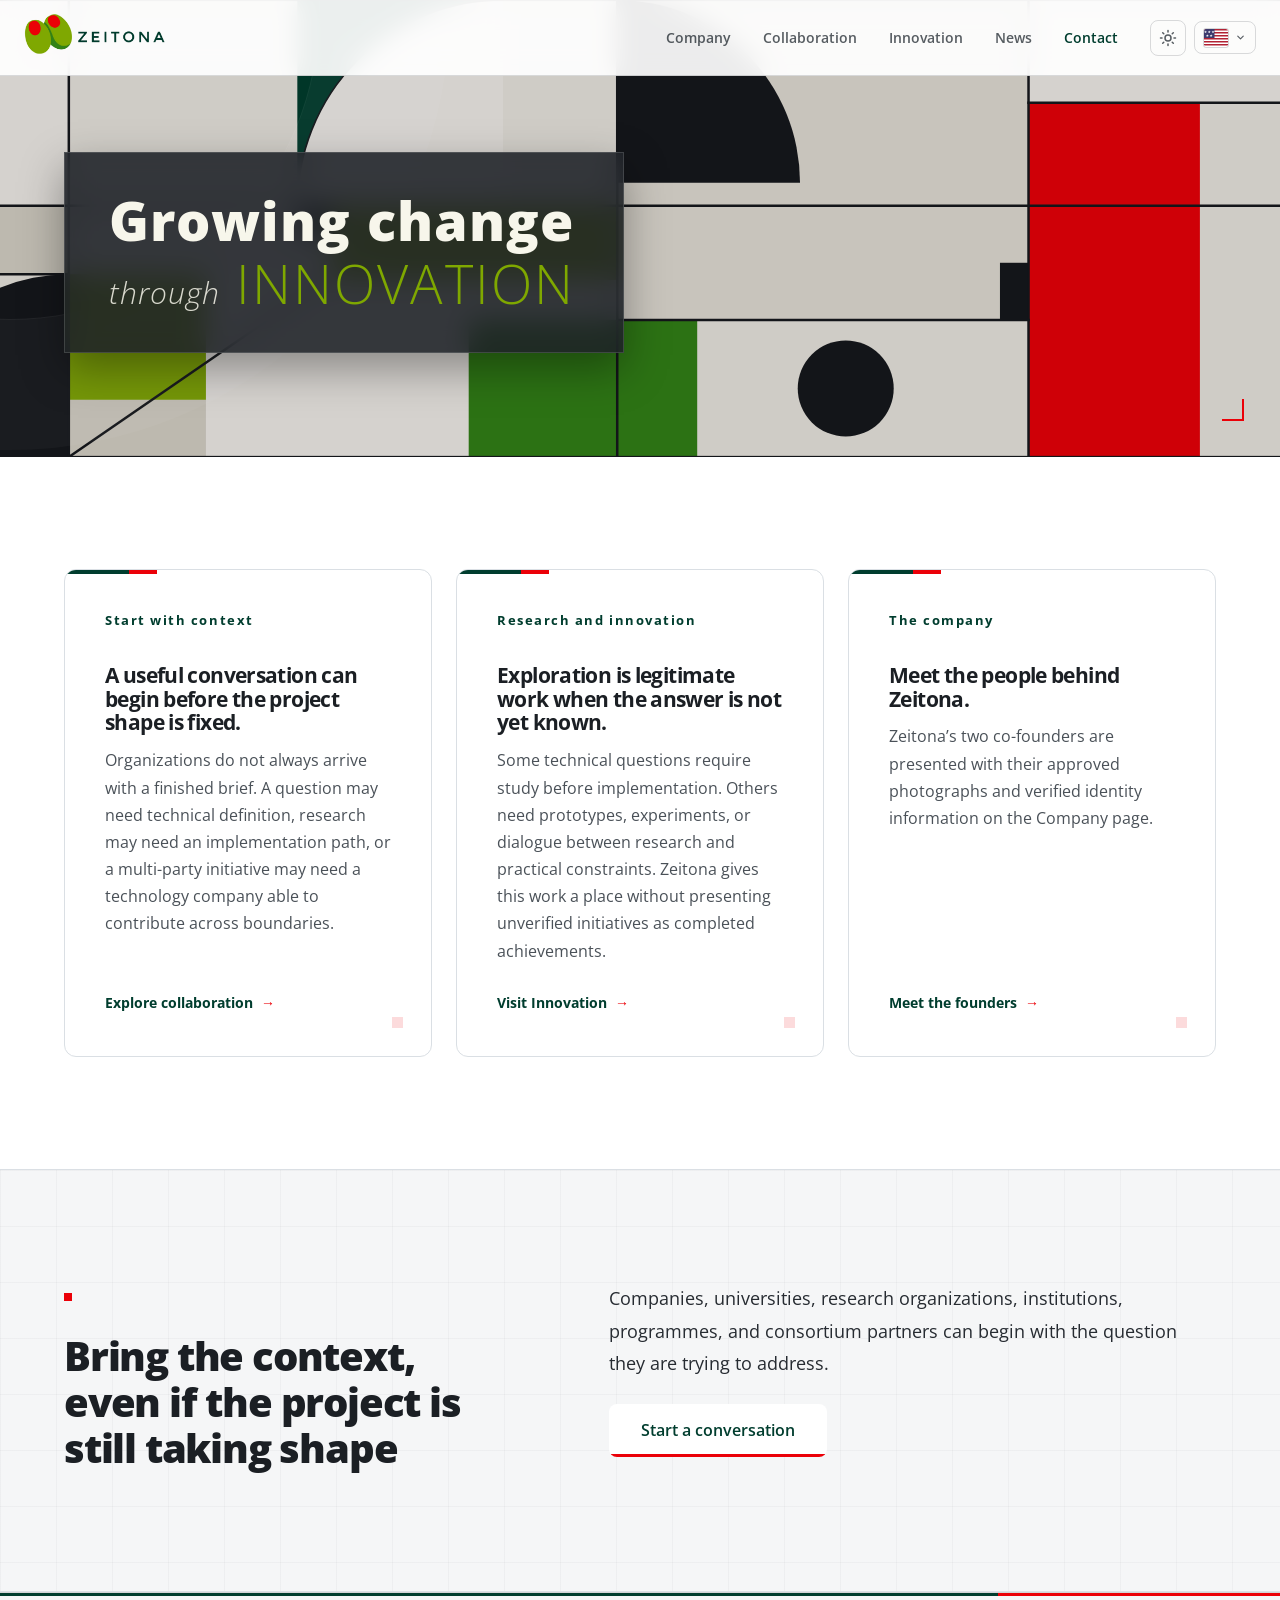
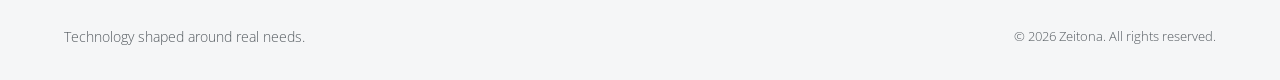
<file: index.html>
<!DOCTYPE html>
<html lang="en-US" data-theme="light">

<head>
    <meta charset="UTF-8" />
    <script>(function(){try{var t=localStorage.getItem('zeitona-theme');document.documentElement.dataset.theme=t==='dark'?'dark':'light';}catch(e){document.documentElement.dataset.theme='light';}}());</script>
    <meta name="viewport" content="width=device-width, initial-scale=1.0" />
    <title data-i18n="home.metaTitle">Zeitona — Technology shaped around meaningful work</title>
    <meta name="description" data-i18n-content="home.metaDescription"
        content="Zeitona is a technology company open to complex development, research, innovation, and collaboration across organizational boundaries." />
    <link rel="stylesheet" href="style.css" />
    <link rel="icon" type="image/png" href="assets/azeitona3.png" />
</head>

<body>
    <!-- Nav Placeholder -->
    <div id="header-placeholder"></div>

    <main>
        <section class="hero" id="hero">
            <div class="hero-art" aria-hidden="true">
                <img src="assets/art/hero-geometry.svg" alt="" />
            </div>
            <div class="hero-frame" aria-hidden="true"></div>
            <div class="container hero-inner">
                <div class="hero-copy fade-up">
                    <h1 class="hero-title" data-i18n-html="home.heroTitleHtml">
                        <span class="hero-part-a">Growing change</span> <span class="hero-part-b">through</span> <span class="hero-part-c">innovation</span>
                    </h1>
                </div>
            </div>
        </section>

        <section class="about-perspective section" id="explore">
            <div class="container">
                <div class="about-principles">
                    <article class="about-principle card fade-up">
                        <span class="about-principle-number" data-i18n="home.contextEyebrow">Start with context</span>
                        <h3 data-i18n="home.contextTitle">A useful conversation can begin before the project shape is fixed.</h3>
                        <p data-i18n="home.contextBody">Organizations do not always arrive with a finished brief. A question may need technical definition, research may need an implementation path, or a multi-party initiative may need a technology company able to contribute across boundaries.</p>
                        <p class="about-principle-action">
                            <a href="collaboration.html" class="card-link" data-i18n="home.contextLink">Explore collaboration</a>
                        </p>
                    </article>
                    <article class="about-principle card fade-up delay-100">
                        <span class="about-principle-number" data-i18n="home.innovationEyebrow">Research and innovation</span>
                        <h3 data-i18n="home.innovationTitle">Exploration is legitimate work when the answer is not yet known.</h3>
                        <p data-i18n="home.innovationBody">Some technical questions require study before implementation. Others need prototypes, experiments, or dialogue between research and practical constraints. Zeitona gives this work a place without presenting unverified initiatives as completed achievements.</p>
                        <p class="about-principle-action">
                            <a href="innovation.html" class="card-link" data-i18n="home.innovationLink">Visit Innovation</a>
                        </p>
                    </article>
                    <article class="about-principle card fade-up delay-200">
                        <span class="about-principle-number" data-i18n="home.peopleEyebrow">The company</span>
                        <h3 data-i18n="home.peopleTitle">Meet the people behind Zeitona.</h3>
                        <p data-i18n="home.peopleBody">Zeitona’s two co-founders are presented with their approved photographs and verified identity information on the Company page.</p>
                        <p class="about-principle-action">
                            <a href="company.html" class="card-link" data-i18n="home.peopleLink">Meet the founders</a>
                        </p>
                    </article>
                </div>
            </div>
        </section>

        <section class="about-approach section" id="contact">
            <div class="container about-perspective-grid">
                <div class="about-section-heading fade-up">
                    <p class="about-eyebrow" data-i18n="home.contactEyebrow"></p>
                    <h2 class="section-title text-left" data-i18n="home.contactTitle">Bring the context, even if the project is still taking shape</h2>
                </div>
                <div class="about-copy fade-up delay-100">
                    <p data-i18n="home.contactBody">Companies, universities, research organizations, institutions, programmes, and consortium partners can begin with the question they are trying to address.</p>
                    <p class="hero-actions">
                        <a href="contact.html" class="btn btn-primary btn-lg" data-i18n="home.contactLink">Start a conversation</a>
                    </p>
                </div>
            </div>
        </section>
    </main>

    <!-- Footer Placeholder -->
    <div id="footer-placeholder"></div>

    <!-- Load scripts -->
    <script src="i18n.js"></script>
    <script src="script.js?v=8"></script>

    <script>
        window.scrollTo(0, 0);
    </script>
</body>

</html>
</file>
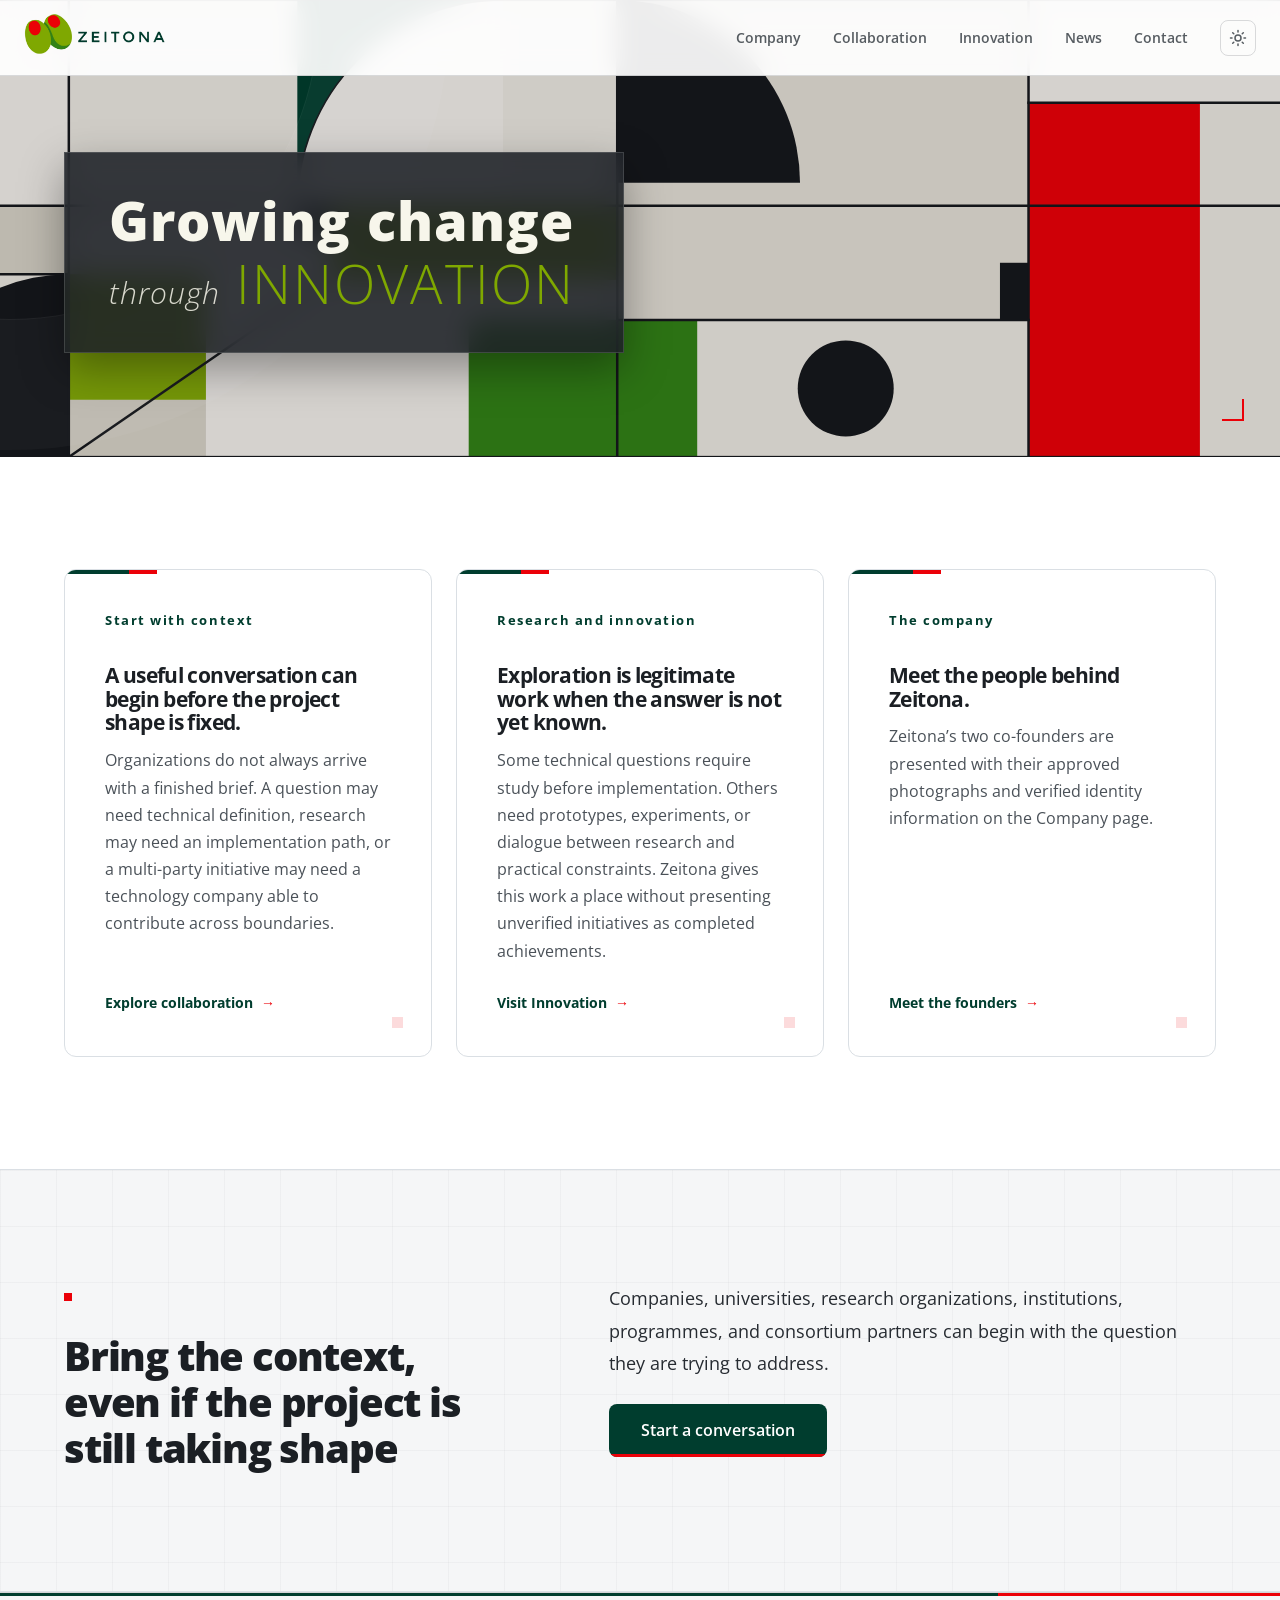
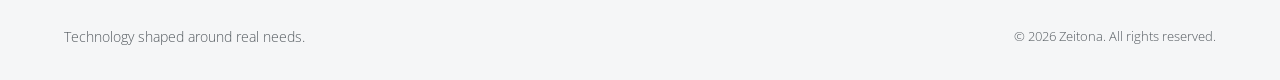
<file: public/index.html>
<!DOCTYPE html>
<html lang="en-US" data-theme="light">

<head>
    <meta charset="UTF-8" />
    <script>(function(){try{var t=localStorage.getItem('zeitona-theme');document.documentElement.dataset.theme=t==='dark'?'dark':'light';}catch(e){document.documentElement.dataset.theme='light';}}());</script>
    <meta name="viewport" content="width=device-width, initial-scale=1.0" />
    <title data-i18n="home.metaTitle">Zeitona</title>
    <meta name="description" data-i18n-content="home.metaDescription"
        content="Zeitona is a technology company open to complex development, research, innovation, and collaboration across organizational boundaries." />
    <link rel="stylesheet" href="style.css" />
    <link rel="icon" type="image/png" href="assets/favicon.png" />
</head>

<body>
    <!-- Nav Placeholder -->
    <div id="header-placeholder"></div>

    <main>
        <section class="hero" id="hero">
            <div class="hero-art" aria-hidden="true">
                <img src="assets/art/hero-geometry.svg" alt="" />
            </div>
            <div class="hero-frame" aria-hidden="true"></div>
            <div class="container hero-inner">
                <div class="hero-copy fade-up">
                    <h1 class="hero-title" data-i18n-html="home.heroTitleHtml">
                        <span class="hero-part-a">Growing change</span> <span class="hero-part-b">through</span> <span class="hero-part-c">innovation</span>
                    </h1>
                </div>
            </div>
        </section>

        <section class="about-perspective section" id="explore">
            <div class="container">
                <div class="about-principles">
                    <article class="about-principle card fade-up">
                        <span class="about-principle-number" data-i18n="home.contextEyebrow">Start with context</span>
                        <h3 data-i18n="home.contextTitle">A useful conversation can begin before the project shape is fixed.</h3>
                        <p data-i18n="home.contextBody">Organizations do not always arrive with a finished brief. A question may need technical definition, research may need an implementation path, or a multi-party initiative may need a technology company able to contribute across boundaries.</p>
                        <p class="about-principle-action">
                            <a href="collaboration.html" class="card-link" data-i18n="home.contextLink">Explore collaboration</a>
                        </p>
                    </article>
                    <article class="about-principle card fade-up delay-100">
                        <span class="about-principle-number" data-i18n="home.innovationEyebrow">Research and innovation</span>
                        <h3 data-i18n="home.innovationTitle">Exploration is legitimate work when the answer is not yet known.</h3>
                        <p data-i18n="home.innovationBody">Some technical questions require study before implementation. Others need prototypes, experiments, or dialogue between research and practical constraints. Zeitona gives this work a place without presenting unverified initiatives as completed achievements.</p>
                        <p class="about-principle-action">
                            <a href="innovation.html" class="card-link" data-i18n="home.innovationLink">Visit Innovation</a>
                        </p>
                    </article>
                    <article class="about-principle card fade-up delay-200">
                        <span class="about-principle-number" data-i18n="home.peopleEyebrow">The company</span>
                        <h3 data-i18n="home.peopleTitle">Meet the people behind Zeitona.</h3>
                        <p data-i18n="home.peopleBody">Zeitona’s two co-founders are presented with their approved photographs and verified identity information on the Company page.</p>
                        <p class="about-principle-action">
                            <a href="company.html" class="card-link" data-i18n="home.peopleLink">Meet the founders</a>
                        </p>
                    </article>
                </div>
            </div>
        </section>

        <section class="about-approach section" id="contact">
            <div class="container about-perspective-grid">
                <div class="about-section-heading fade-up">
                    <p class="about-eyebrow" data-i18n="home.contactEyebrow"></p>
                    <h2 class="section-title text-left" data-i18n="home.contactTitle">Bring the context, even if the project is still taking shape</h2>
                </div>
                <div class="about-copy fade-up delay-100">
                    <p data-i18n="home.contactBody">Companies, universities, research organizations, institutions, programmes, and consortium partners can begin with the question they are trying to address.</p>
                    <p class="hero-actions">
                        <a href="contact.html" class="btn btn-primary btn-lg" data-i18n="home.contactLink">Start a conversation</a>
                    </p>
                </div>
            </div>
        </section>
    </main>

    <!-- Footer Placeholder -->
    <div id="footer-placeholder"></div>

    <!-- Load scripts -->
    <script src="i18n.js"></script>
    <script src="script.js?v=8"></script>

    <script>
        window.scrollTo(0, 0);
    </script>
</body>

</html>
</file>
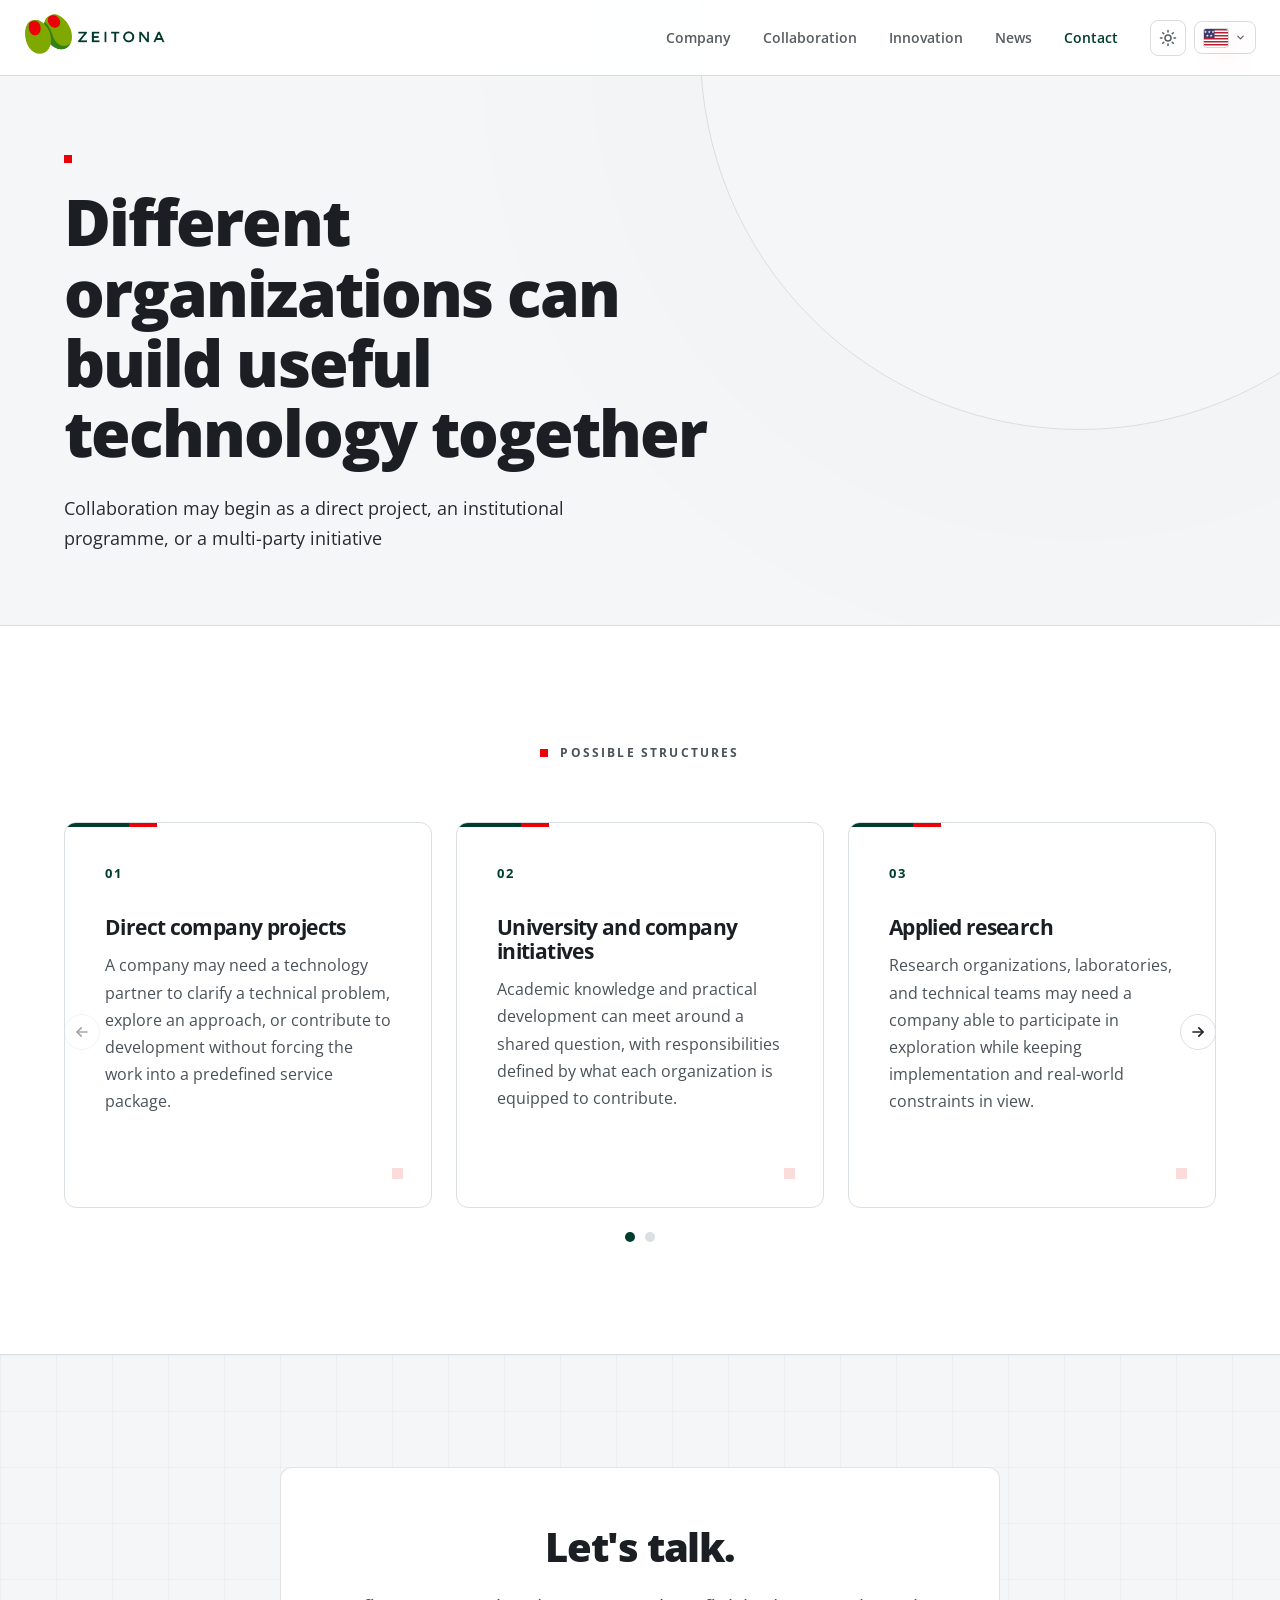
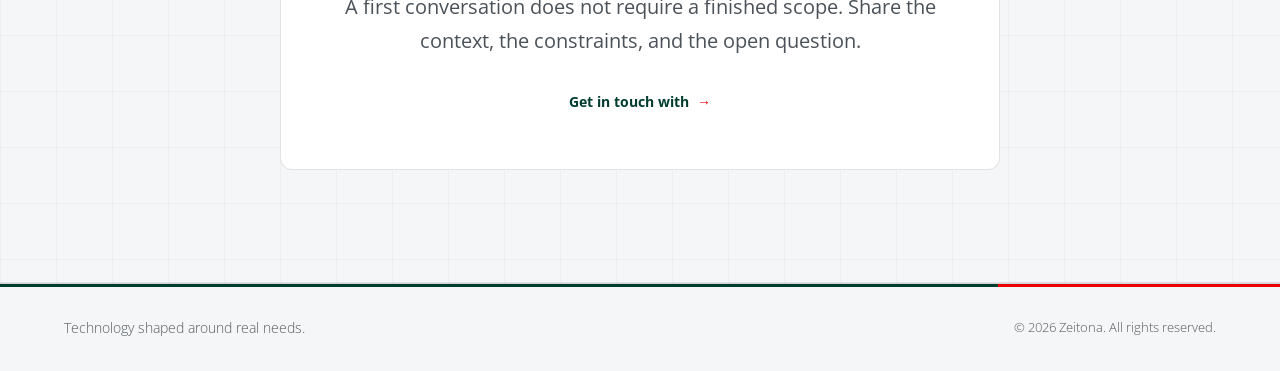
<file: collaboration.html>
<!DOCTYPE html>
<html lang="en-US" data-theme="light">

<head>
    <meta charset="UTF-8" />
    <script>(function () { try { var t = localStorage.getItem('zeitona-theme'); document.documentElement.dataset.theme = t === 'dark' ? 'dark' : 'light'; } catch (e) { document.documentElement.dataset.theme = 'light'; } }());</script>
    <meta name="viewport" content="width=device-width, initial-scale=1.0" />
    <title data-i18n="collaboration.metaTitle">Collaboration — Zeitona</title>
    <meta name="description" data-i18n-content="collaboration.heroTitle"
        content="Different organizations can build useful technology together." />
    <link rel="stylesheet" href="style.css" />
    <link rel="icon" type="image/png" href="assets/azeitona3.png" />
</head>

<body>
    <div id="header-placeholder"></div>

    <main>
        <section class="page-hero" id="hero">
            <div class="container">
                <p class="eyebrow fade-up" data-i18n="collaboration.boundariesEyebrow"></p>
                <h1 class="page-hero-title fade-up delay-100" data-i18n="collaboration.heroTitle">
                    Different organizations can build useful technology together
                </h1>
                <p class="hero-lead fade-up delay-200" data-i18n="collaboration.heroBody">
                    Collaboration may begin as a direct project, an institutional programme, or a multi-party
                    initiative
                </p>
            </div>
        </section>

        <section class="about-perspective section" id="models">
            <div class="container">
                <div class="section-header fade-up">
                    <p class="about-eyebrow" data-i18n="collaboration.modelsEyebrow">Possible structures</p>
                </div>
                <div class="carousel" id="models-carousel">
                    <div class="about-principles about-principles-scroll" id="models-track">
                        <article class="about-principle card fade-up">
                            <span class="about-principle-number">01</span>
                            <h3 data-i18n="collaboration.directTitle">Direct company projects</h3>
                            <p data-i18n="collaboration.directBody">A company may need a technology partner to clarify a technical problem, explore an approach, or contribute to development without forcing the work into a predefined service package.</p>
                        </article>
                        <article class="about-principle card fade-up delay-100">
                            <span class="about-principle-number">02</span>
                            <h3 data-i18n="collaboration.universityTitle">University and company initiatives</h3>
                            <p data-i18n="collaboration.universityBody">Academic knowledge and practical development can meet around a shared question, with responsibilities defined by what each organization is equipped to contribute.</p>
                        </article>
                        <article class="about-principle card fade-up delay-200">
                            <span class="about-principle-number">03</span>
                            <h3 data-i18n="collaboration.researchTitle">Applied research</h3>
                            <p data-i18n="collaboration.researchBody">Research organizations, laboratories, and technical teams may need a company able to participate in exploration while keeping implementation and real-world constraints in view.</p>
                        </article>
                        <article class="about-principle card fade-up">
                            <span class="about-principle-number">04</span>
                            <h3 data-i18n="collaboration.institutionalTitle">Institutional programmes</h3>
                            <p data-i18n="collaboration.institutionalBody">Public or private institutions and innovation programme operators may create settings where technology development, research, and organizational objectives need to be coordinated.</p>
                        </article>
                        <article class="about-principle card fade-up delay-100">
                            <span class="about-principle-number">05</span>
                            <h3 data-i18n="collaboration.consortiaTitle">Consortia and multi-party initiatives</h3>
                            <p data-i18n="collaboration.consortiaBody">Consortia can combine complementary capabilities across companies, universities, research organizations, and institutions. Zeitona can be considered where a technology-company contribution is relevant.</p>
                        </article>
                        <article class="about-principle card fade-up delay-200">
                            <span class="about-principle-number">06</span>
                            <h3 data-i18n="collaboration.exploratoryTitle">Exploratory technical work</h3>
                            <p data-i18n="collaboration.exploratoryBody">A focused initial investigation can help establish the technical question, evidence needs, participants, and next decisions before a broader programme takes shape.</p>
                        </article>
                    </div>
                    <button type="button" class="carousel-btn carousel-prev" aria-label="Previous" data-i18n-aria-label="controls.previous">
                        <svg xmlns="http://www.w3.org/2000/svg" width="20" height="20" viewBox="0 0 24 24" fill="none" stroke="currentColor" stroke-width="2" stroke-linecap="round" stroke-linejoin="round" aria-hidden="true"><polyline points="11 17 6 12 11 7"/><line x1="6" y1="12" x2="18" y2="12"/></svg>
                    </button>
                    <button type="button" class="carousel-btn carousel-next" aria-label="Next" data-i18n-aria-label="controls.next">
                        <svg xmlns="http://www.w3.org/2000/svg" width="20" height="20" viewBox="0 0 24 24" fill="none" stroke="currentColor" stroke-width="2" stroke-linecap="round" stroke-linejoin="round" aria-hidden="true"><polyline points="13 17 18 12 13 7"/><line x1="6" y1="12" x2="18" y2="12"/></svg>
                    </button>
                    <div class="carousel-dots" role="tablist" aria-label="carousel pagination" id="models-dots"></div>
                </div>
            </div>
        </section>

        <section class="about-approach section" id="start">
            <div class="container">
                <div class="start-cta fade-up">
                    <h2 class="section-title" data-i18n="collaboration.startTitle">Let's talk.</h2>
                    <p class="start-lead" data-i18n="collaboration.startBody">A first conversation does not require a finished scope. Share the context, the constraints, and the open question.</p>
                    <p class="start-action">
                        <a href="contact.html" class="card-link start-action-link" data-i18n="collaboration.contactLink">Get in touch with</a>
                    </p>
                </div>
            </div>
        </section>
    </main>

    <div id="footer-placeholder"></div>

    <script src="i18n.js"></script>
    <script src="script.js?v=8"></script>
    <script>
        window.scrollTo(0, 0);
    </script>
    <script>
        (function () {
            var carousel = document.getElementById('models-carousel');
            if (!carousel) return;

            var track = carousel.querySelector('.about-principles-scroll');
            var dotsContainer = carousel.querySelector('.carousel-dots');
            var prevBtn = carousel.querySelector('.carousel-prev');
            var nextBtn = carousel.querySelector('.carousel-next');

            var cards = Array.prototype.slice.call(track.children);
            if (!cards.length) return;

            var gap = parseFloat(getComputedStyle(track).gap) || 0;
            var cardWidth = 0;
            var step = 0;
            var visible = 1;
            var index = 0;

            function measure() {
                cardWidth = cards[0].offsetWidth;
                step = cardWidth + gap;
                visible = Math.max(1, Math.floor((track.offsetWidth + gap) / step)) || 1;
            }

            function buildDots() {
                dotsContainer.innerHTML = '';
                var totalPages = Math.ceil(cards.length / visible);
                for (var i = 0; i < totalPages; i++) {
                    var dot = document.createElement('button');
                    dot.type = 'button';
                    dot.className = 'carousel-dot';
                    dot.setAttribute('role', 'tab');
                    dot.setAttribute('aria-selected', i === 0);
                    dot.setAttribute('aria-label', 'page ' + (i + 1));
                    dot.addEventListener('click', function () {
                        index = Number(this.getAttribute('aria-label').replace('page ', '')) - 1;
                        scrollTo(index);
                        restartAuto();
                    });
                    dotsContainer.appendChild(dot);
                }
            }

            function updateDots() {
                var dots = dotsContainer.querySelectorAll('.carousel-dot');
                dots.forEach(function (dot, i) {
                    dot.setAttribute('aria-selected', i === index);
                });
            }

            function scrollTo(targetIndex) {
                var clamped = Math.max(0, Math.min(targetIndex, cards.length - visible));
                index = clamped;
                var scrollLeft = clamped * step;
                track.scrollTo({ left: scrollLeft, behavior: 'smooth' });
                updateDots();
                toggleArrows();
            }

            function toggleArrows() {
                prevBtn.disabled = index === 0;
                nextBtn.disabled = index >= cards.length - visible;
                prevBtn.style.opacity = index === 0 ? '0.4' : '1';
                nextBtn.style.opacity = index >= cards.length - visible ? '0.4' : '1';
            }

            prevBtn.addEventListener('click', function () { scrollTo(index - 1); restartAuto(); });
            nextBtn.addEventListener('click', function () { scrollTo(index + 1); restartAuto(); });

            track.addEventListener('scroll', function () {
                var newIndex = Math.round(track.scrollLeft / step);
                index = Math.max(0, Math.min(newIndex, cards.length - visible));
                updateDots();
                toggleArrows();
            });

            var resizeRaf = null;
            window.addEventListener('resize', function () {
                if (resizeRaf) return;
                resizeRaf = requestAnimationFrame(function () {
                    resizeRaf = null;
                    measure();
                    index = Math.min(index, Math.max(0, cards.length - visible));
                    buildDots();
                    toggleArrows();
                    track.scrollLeft = index * step;
                    restartAuto();
                });
            });

            function totalPages() {
                return Math.ceil(cards.length / visible);
            }

            function next() {
                var last = cards.length - visible;
                scrollTo(index >= last ? 0 : index + 1);
            }

            var timer = null;

            function startAuto() {
                stopAuto();
                if (totalPages() < 2) return;
                if (window.matchMedia && window.matchMedia('(prefers-reduced-motion: reduce)').matches) return;
                timer = setInterval(next, 5000);
            }

            function stopAuto() {
                if (timer) {
                    clearInterval(timer);
                    timer = null;
                }
            }

            function restartAuto() {
                stopAuto();
                startAuto();
            }

            carousel.addEventListener('mouseenter', stopAuto);
            carousel.addEventListener('mouseleave', startAuto);
            carousel.addEventListener('focusin', stopAuto);
            carousel.addEventListener('focusout', startAuto);

            measure();
            buildDots();
            toggleArrows();
            startAuto();
        })();
    </script>
</body>

</html>
</file>
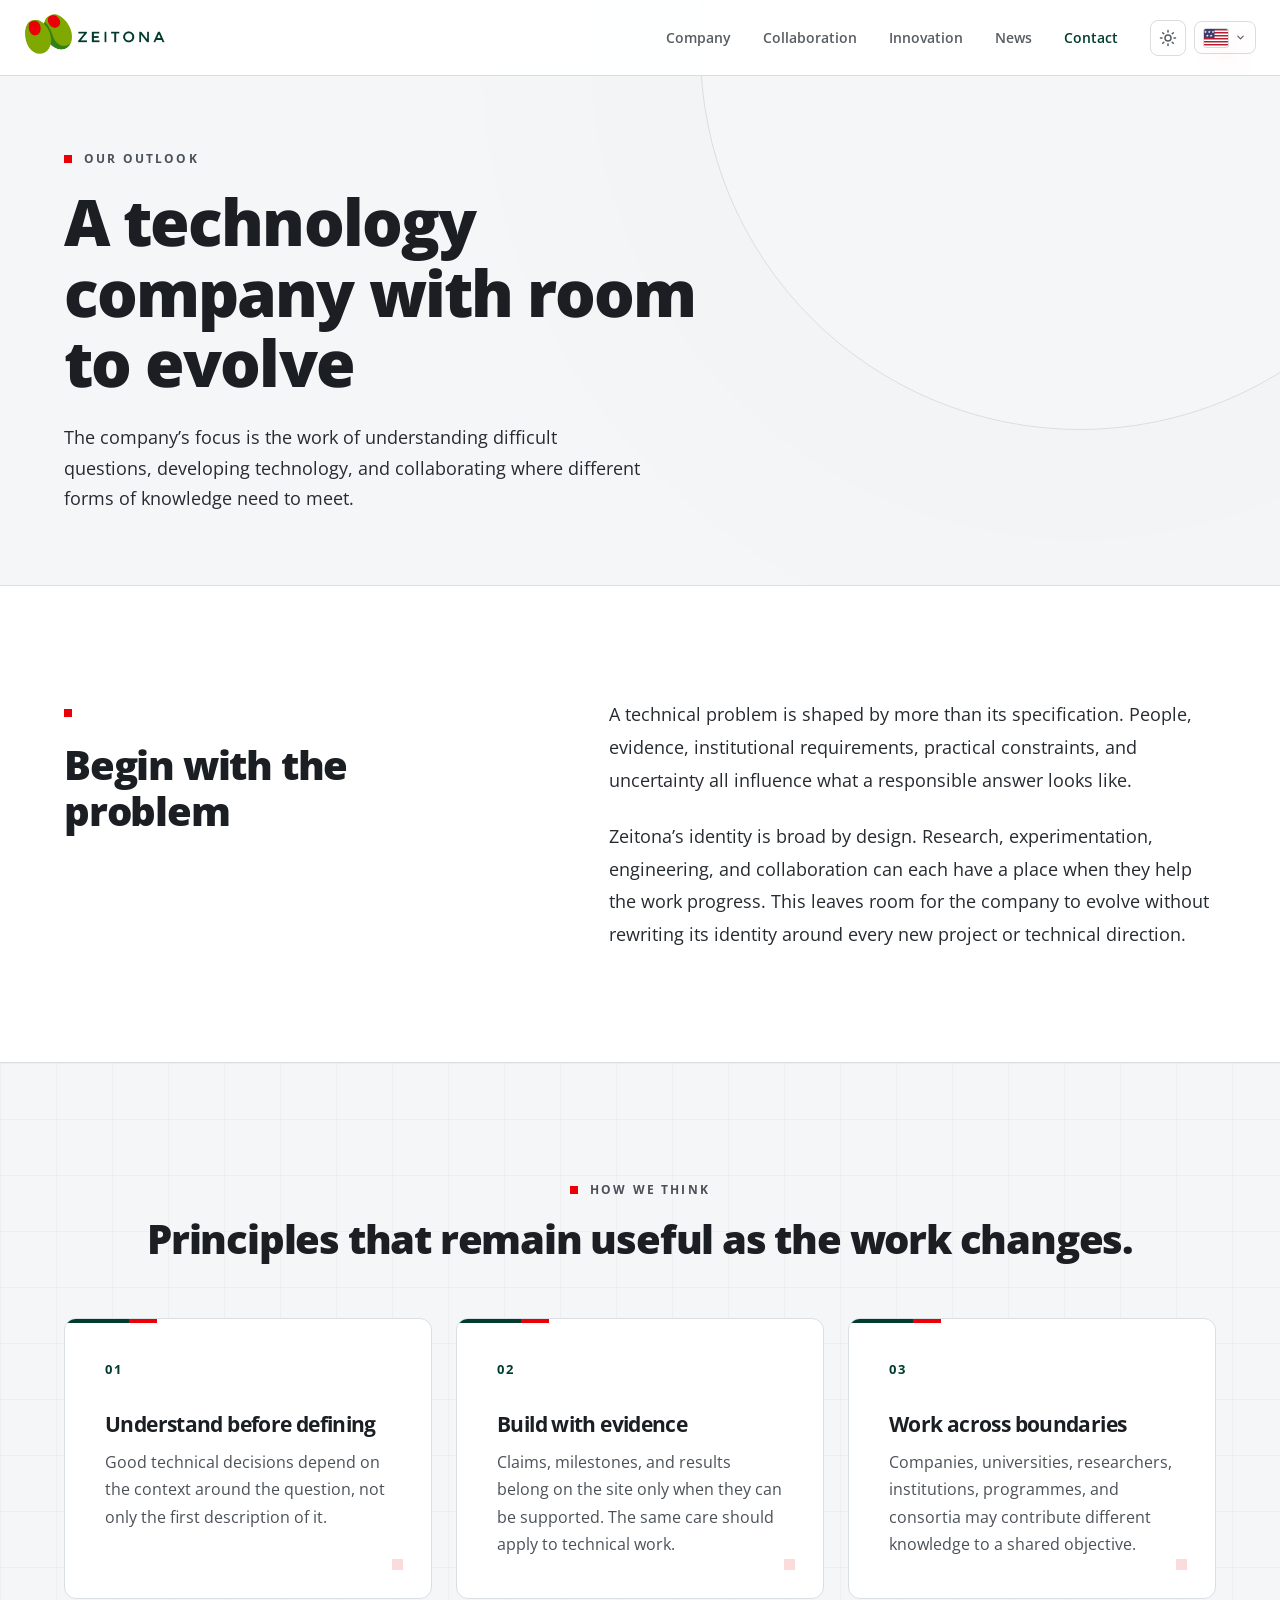
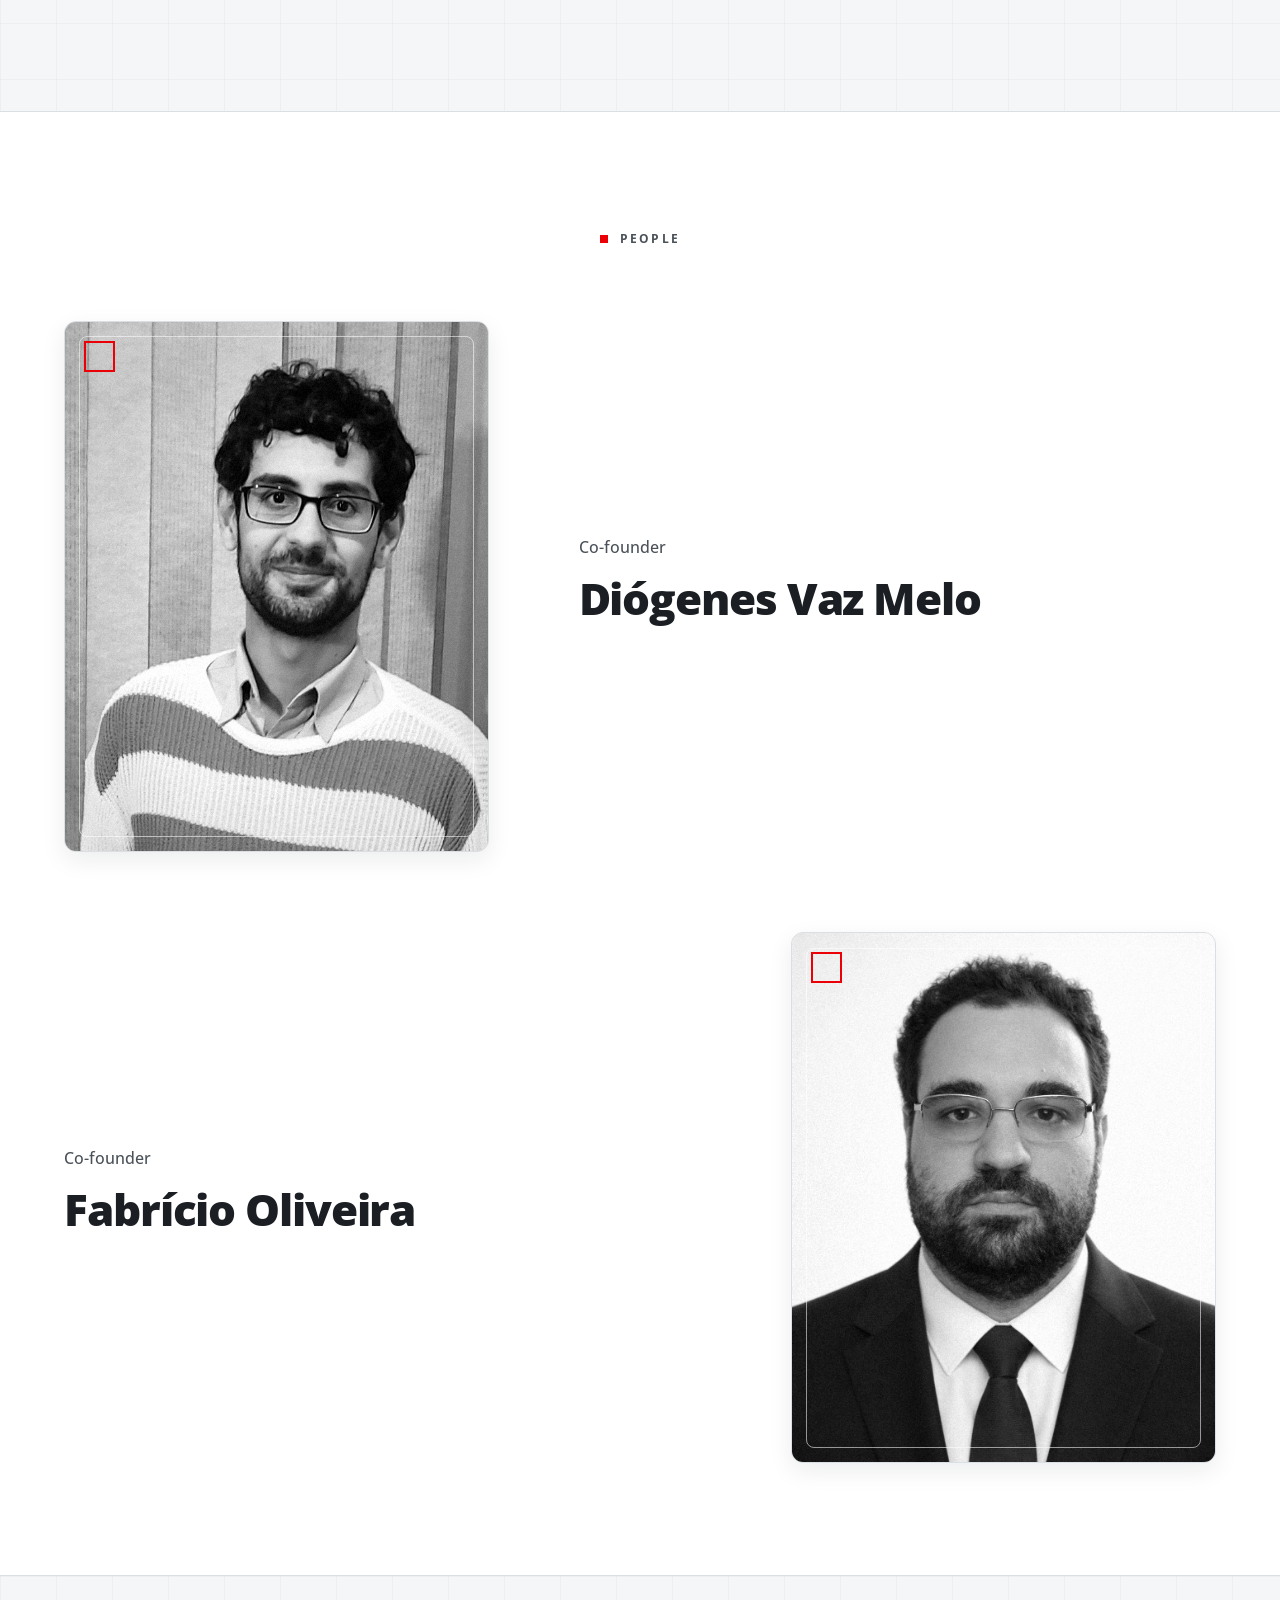
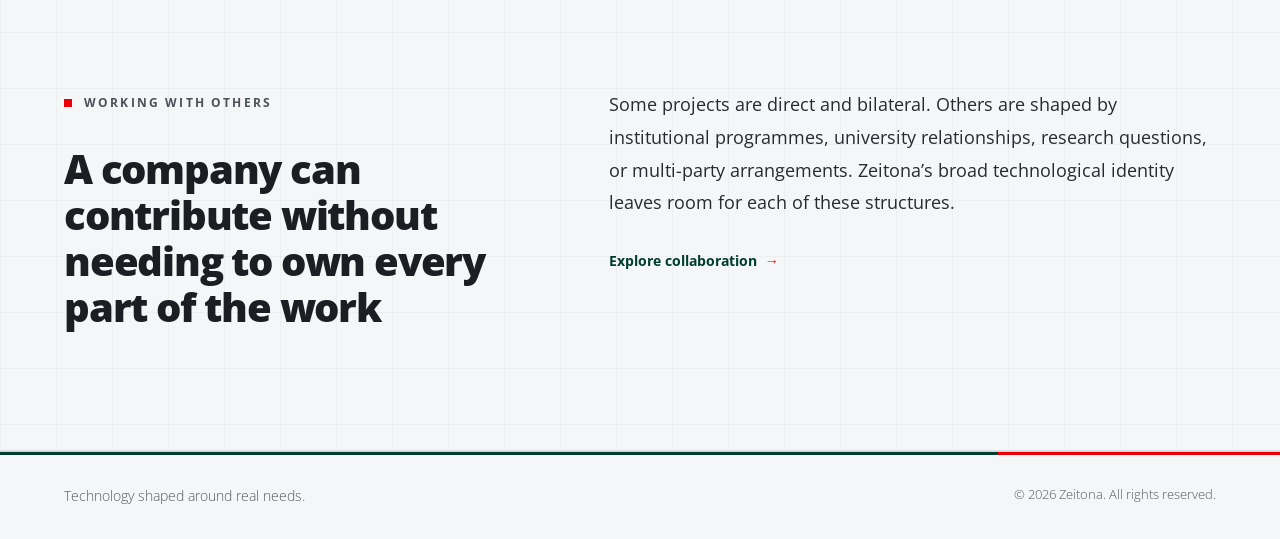
<file: company.html>
<!DOCTYPE html>
<html lang="en-US" data-theme="light">

<head>
    <meta charset="UTF-8" />
    <script>(function(){try{var t=localStorage.getItem('zeitona-theme');document.documentElement.dataset.theme=t==='dark'?'dark':'light';}catch(e){document.documentElement.dataset.theme='light';}}());</script>
    <meta name="viewport" content="width=device-width, initial-scale=1.0" />
    <title data-i18n="company.metaTitle">Company - Zeitona</title>
    <meta name="description" data-i18n-content="company.heroTitle"
        content="A technology company with room to evolve." />
    <link rel="stylesheet" href="style.css" />
    <link rel="icon" type="image/png" href="assets/azeitona3.png" />
</head>

<body>
    <div id="header-placeholder"></div>

    <main>
        <section class="page-hero" id="hero">
            <div class="container">
                <p class="eyebrow fade-up" data-i18n="company.outlookEyebrow">Our outlook</p>
                <h1 class="page-hero-title fade-up delay-100" data-i18n="company.heroTitle">
                    A technology company with room to evolve
                </h1>
                <p class="hero-lead fade-up delay-200" data-i18n="company.heroBody">
                    The company’s focus is the work of understanding difficult questions, developing technology, and collaborating where different forms of knowledge need to meet.
                </p>
            </div>
        </section>

        <section class="about-perspective section" id="outlook">
            <div class="container about-perspective-grid">
                <div class="about-section-heading fade-up">
                    <p class="about-eyebrow" data-i18n="company.outlookEyebrow"></p>
                    <h2 class="section-title text-left" data-i18n="company.outlookTitle">Begin with the problem</h2>
                </div>
                <div class="about-copy fade-up delay-100">
                    <p data-i18n="company.outlookLead">A technical problem is shaped by more than its specification. People, evidence, institutional requirements, practical constraints, and uncertainty all influence what a responsible answer looks like.</p>
                    <p data-i18n="company.outlookBody">Zeitona’s identity is broad by design. Research, experimentation, engineering, and collaboration can each have a place when they help the work progress. This leaves room for the company to evolve without rewriting its identity around every new project or technical direction.</p>
                </div>
            </div>
        </section>

        <section class="about-approach section" id="principles">
            <div class="container">
                <div class="section-header fade-up">
                    <p class="about-eyebrow" data-i18n="company.principlesEyebrow">How we think</p>
                    <h2 class="section-title" data-i18n="company.principlesTitle">Principles that remain useful as the work changes.</h2>
                </div>
                <div class="about-principles">
                    <article class="about-principle card fade-up">
                        <span class="about-principle-number">01</span>
                        <h3 data-i18n="company.understandTitle">Understand before defining</h3>
                        <p data-i18n="company.understandBody">Good technical decisions depend on the context around the question, not only the first description of it.</p>
                    </article>
                    <article class="about-principle card fade-up delay-100">
                        <span class="about-principle-number">02</span>
                        <h3 data-i18n="company.evidenceTitle">Build with evidence</h3>
                        <p data-i18n="company.evidenceBody">Claims, milestones, and results belong on the site only when they can be supported. The same care should apply to technical work.</p>
                    </article>
                    <article class="about-principle card fade-up delay-200">
                        <span class="about-principle-number">03</span>
                        <h3 data-i18n="company.boundariesTitle">Work across boundaries</h3>
                        <p data-i18n="company.boundariesBody">Companies, universities, researchers, institutions, programmes, and consortia may contribute different knowledge to a shared objective.</p>
                    </article>
                </div>
            </div>
        </section>

        <section class="about-founders section" id="founders">
            <div class="container">
                <div class="section-header fade-up">
                    <p class="about-eyebrow" data-i18n="company.peopleEyebrow">People</p>
                    <h2 class="section-title" data-i18n="company.foundersTitle"></h2>
                    <p class="section-description" data-i18n="company.foundersBody">
                        
                    </p>
                </div>

                <div class="founders-grid">
                    <article class="founder-card fade-up">
                        <div class="founder-image">
                            <img src="assets/team/founders/diogenes-vaz-melo.jpg"
                                alt="" data-i18n-aria-label="company.diogenesAlt" />
                        </div>
                        <div class="founder-content">
                            <p class="founder-role" data-i18n="company.founderRole">Co-founder</p>
                            <h3 class="founder-name">Diógenes Vaz Melo</h3>
                        </div>
                    </article>

                    <article class="founder-card founder-card-reverse fade-up delay-100">
                        <div class="founder-image">
                            <img src="assets/team/founders/fabricio-oliveira.jpg"
                                alt="" data-i18n-aria-label="company.fabricioAlt" />
                        </div>
                        <div class="founder-content">
                            <p class="founder-role" data-i18n="company.founderRole">Co-founder</p>
                            <h3 class="founder-name">Fabrício Oliveira</h3>
                        </div>
                    </article>

                    <!-- Vanessa profile intentionally hidden for the current phase.
                    <div class="founder-card fade-up delay-200">
                        <div class="founder-image">
                            <img src="assets/team/founders/vanessa-valadares.jpg"
                                alt="Vanessa Valadares" />
                        </div>
                        <div class="founder-content">
                            <p class="founder-role" data-i18n="company.founderRole">Co-founder</p>
                            <h3 class="founder-name">Vanessa Valadares</h3>
                        </div>
                    </div>
                    -->
                </div>
            </div>
        </section>

        <section class="about-approach section" id="working">
            <div class="container about-perspective-grid">
                <div class="about-section-heading fade-up">
                    <p class="about-eyebrow" data-i18n="company.workingEyebrow">Working with others</p>
                    <h2 class="section-title text-left" data-i18n="company.workingTitle">A company can contribute without needing to own every part of the work</h2>
                </div>
                <div class="about-copy fade-up delay-100">
                    <p data-i18n="company.workingBody">Some projects are direct and bilateral. Others are shaped by institutional programmes, university relationships, research questions, or multi-party arrangements. Zeitona’s broad technological identity leaves room for each of these structures.</p>
                    <p class="hero-actions">
                        <a href="collaboration.html" class="card-link" data-i18n="company.workingLink">Explore collaboration</a>
                    </p>
                </div>
            </div>
        </section>
    </main>

    <div id="footer-placeholder"></div>

    <script src="i18n.js"></script>
    <script src="script.js?v=8"></script>
    <script>
        window.scrollTo(0, 0);
    </script>
</body>

</html>
</file>
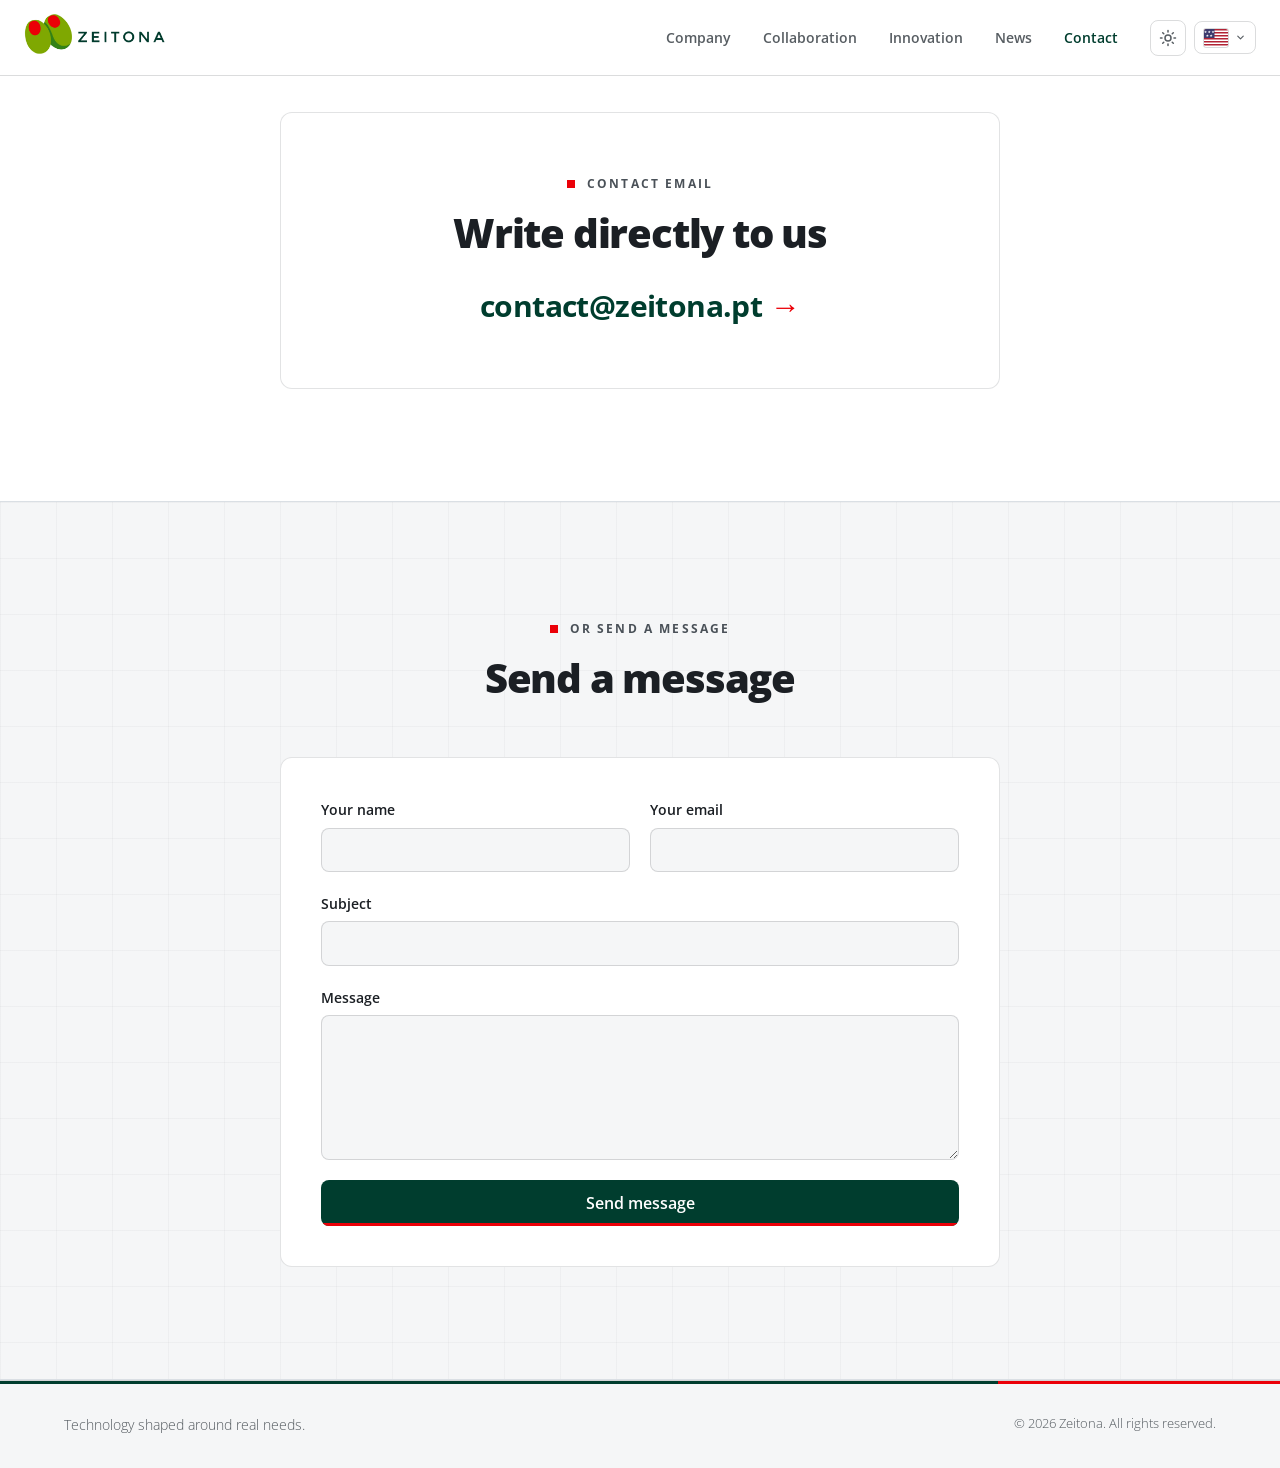
<file: contact.html>
<!DOCTYPE html>
<html lang="en-US" data-theme="light">

<head>
    <meta charset="UTF-8" />
    <script>(function () { try { var t = localStorage.getItem('zeitona-theme'); document.documentElement.dataset.theme = t === 'dark' ? 'dark' : 'light'; } catch (e) { document.documentElement.dataset.theme = 'light'; } }());</script>
    <meta name="viewport" content="width=device-width, initial-scale=1.0" />
    <title data-i18n="contact.metaTitle">Contact - Zeitona</title>
    <meta name="description" data-i18n-content="contact.heroTitle"
        content="Begin with the work you want to understand." />
    <link rel="stylesheet" href="style.css" />
    <link rel="icon" type="image/png" href="assets/azeitona3.png" />
</head>

<body>
    <div id="header-placeholder"></div>

    <main>
        <section class="about-perspective section" id="email">
            <div class="container">
                <div class="contact-email-card fade-up">
                    <p class="about-eyebrow" data-i18n="contact.emailEyebrow">Contact email</p>
                    <h2 class="section-title" data-i18n="contact.emailTitle">Write directly to us</h2>
                    <p>
                        <a class="card-link contact-email-link" href="mailto:contact@zeitona.pt">contact@zeitona.pt</a>
                    </p>
                </div>
            </div>
        </section>

        <section class="about-approach section" id="form">
            <div class="container">
                <div class="section-header fade-up">
                    <p class="about-eyebrow" data-i18n="contact.formEyebrow">Or send a message</p>
                    <h2 class="section-title" data-i18n="contact.formTitle">Send a message</h2>
                </div>
                <form class="contact-form modal-form fade-up" id="contact-form" novalidate>
                    <div class="form-row">
                        <div class="form-group">
                            <label class="form-label" for="contact-name" data-i18n="contact.formName">Your name</label>
                            <input class="form-input" id="contact-name" name="name" type="text" required />
                        </div>
                        <div class="form-group">
                            <label class="form-label" for="contact-email" data-i18n="contact.formEmail">Your
                                email</label>
                            <input class="form-input" id="contact-email" name="email" type="email" required />
                        </div>
                    </div>
                    <div class="form-group">
                        <label class="form-label" for="contact-subject" data-i18n="contact.formSubject">Subject</label>
                        <input class="form-input" id="contact-subject" name="subject" type="text" required />
                    </div>
                    <div class="form-group">
                        <label class="form-label" for="contact-message" data-i18n="contact.formMessage">Message</label>
                        <textarea class="form-input form-textarea" id="contact-message" name="message" rows="6"
                            required></textarea>
                    </div>
                    <div class="form-group">
                        <button type="submit" class="btn btn-primary btn-lg" data-i18n="contact.formSubmit">Send
                            message</button>
                    </div>
                </form>
            </div>
        </section>
    </main>

    <div id="footer-placeholder"></div>

    <script src="i18n.js"></script>
    <script src="script.js?v=8"></script>
    <script>
        window.scrollTo(0, 0);
    </script>
    <script>
        (function () {
            var form = document.getElementById('contact-form');
            if (!form) return;
            form.addEventListener('submit', function (event) {
                event.preventDefault();
                if (!form.checkValidity()) {
                    form.reportValidity();
                    return;
                }
                var name = document.getElementById('contact-name').value.trim();
                var email = document.getElementById('contact-email').value.trim();
                var subject = document.getElementById('contact-subject').value.trim();
                var message = document.getElementById('contact-message').value.trim();
                var body = 'From: ' + name + ' <' + email + '>\n\n' + message;
                window.location.href = 'mailto:contact@zeitona.pt?subject=' + encodeURIComponent(subject) + '&body=' + encodeURIComponent(body);
            });
        })();
    </script>
</body>

</html>
</file>
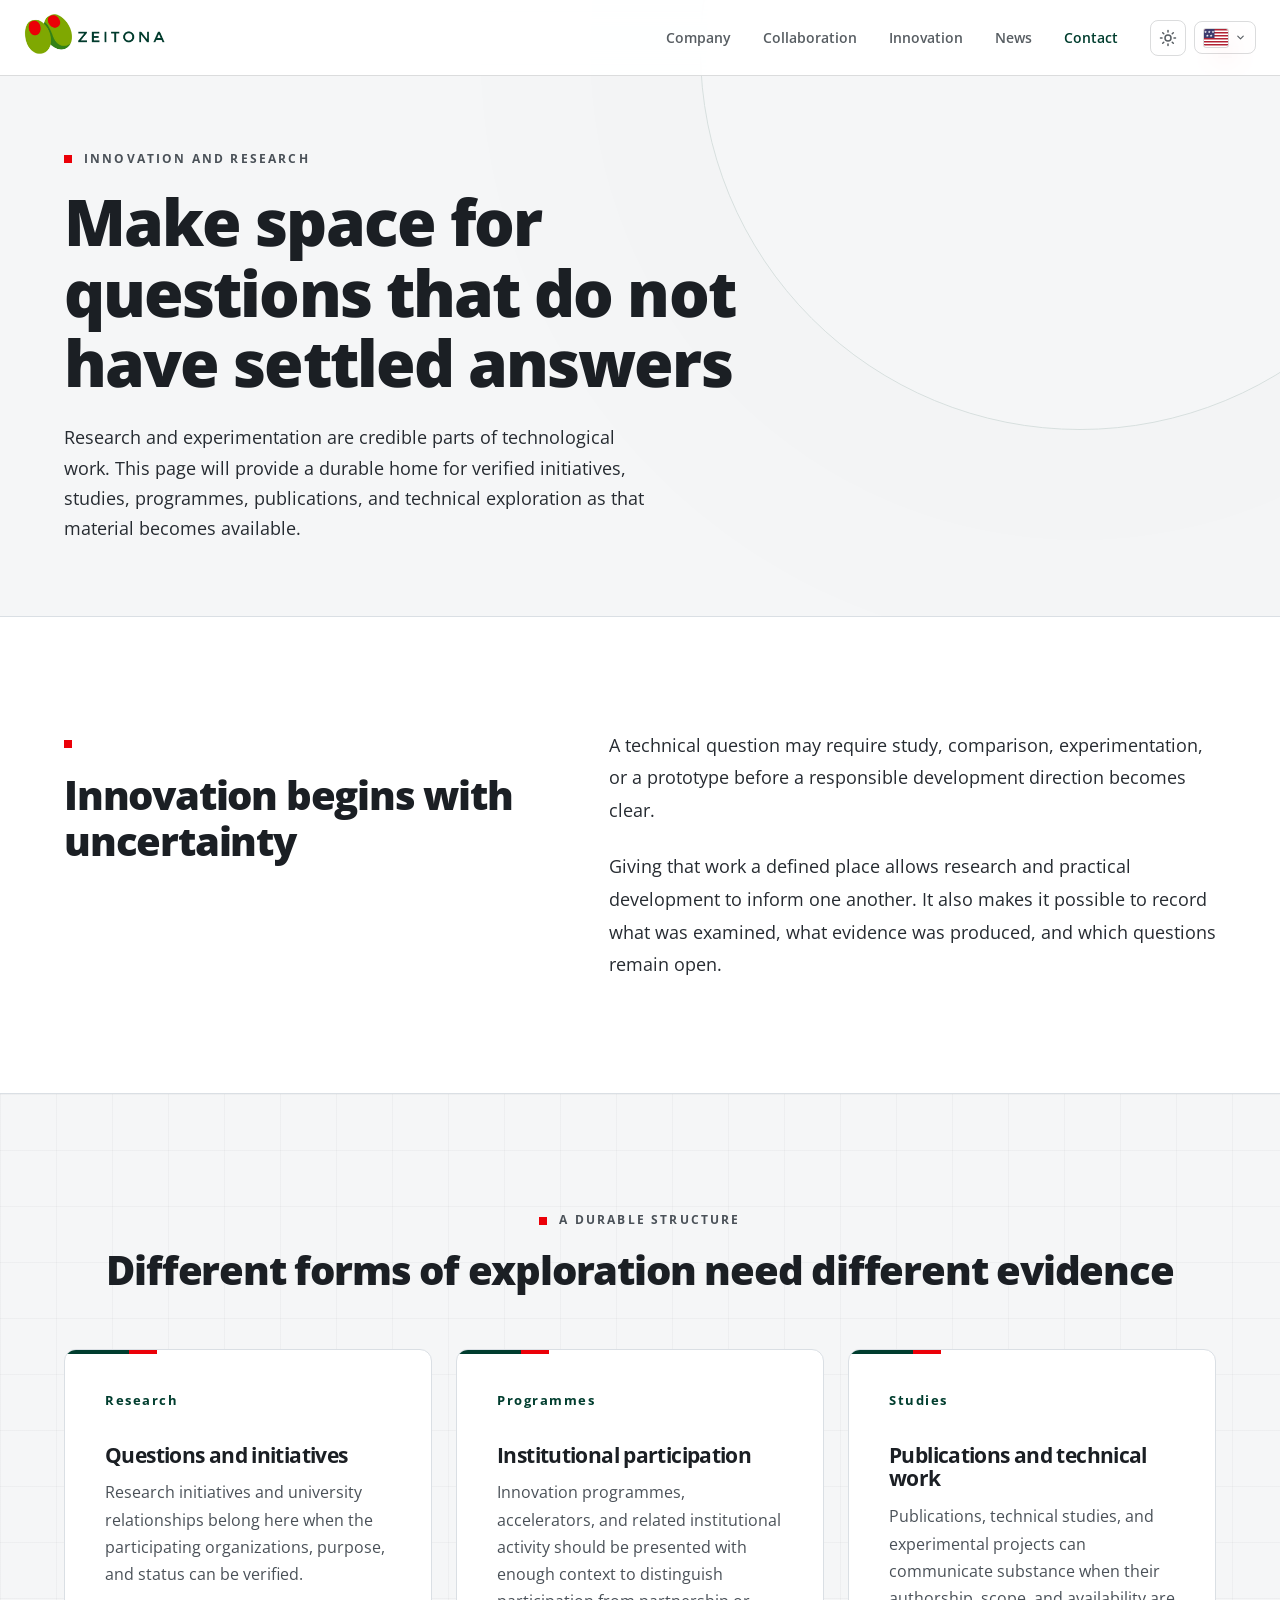
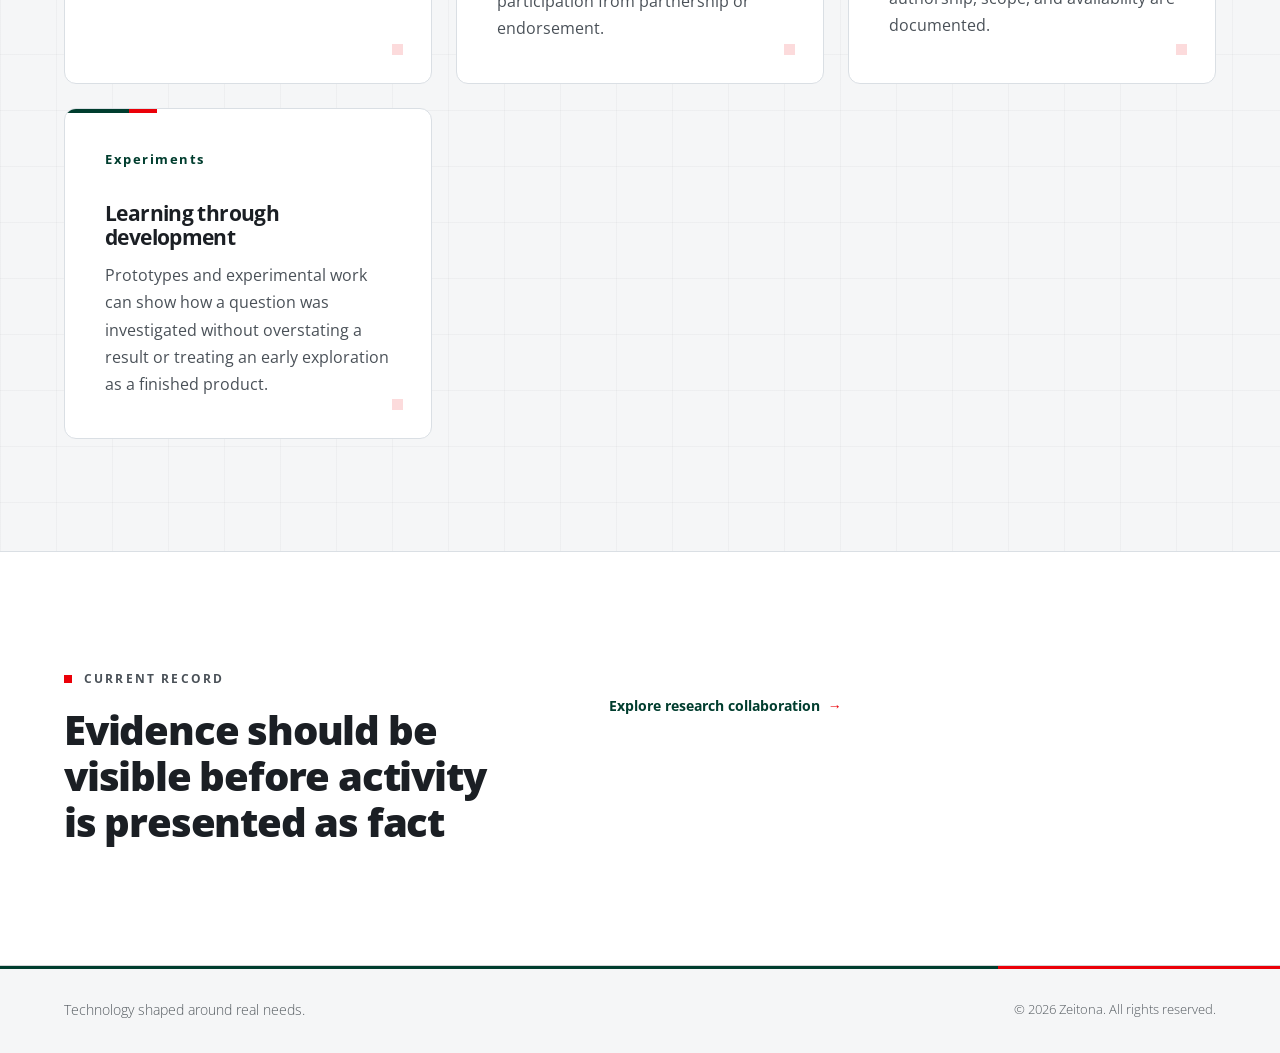
<file: innovation.html>
<!DOCTYPE html>
<html lang="en-US" data-theme="light">

<head>
    <meta charset="UTF-8" />
    <script>(function(){try{var t=localStorage.getItem('zeitona-theme');document.documentElement.dataset.theme=t==='dark'?'dark':'light';}catch(e){document.documentElement.dataset.theme='light';}}());</script>
    <meta name="viewport" content="width=device-width, initial-scale=1.0" />
    <title data-i18n="innovation.metaTitle">Innovation and Research — Zeitona</title>
    <meta name="description" data-i18n-content="innovation.heroTitle"
        content="Make space for questions that do not have settled answers." />
    <link rel="stylesheet" href="style.css" />
    <link rel="icon" type="image/png" href="assets/azeitona3.png" />
</head>

<body>
    <div id="header-placeholder"></div>

    <main>
        <section class="page-hero" id="hero">
            <div class="container">
                <p class="eyebrow fade-up" data-i18n="innovation.heroEyebrow">Innovation and research</p>
                <h1 class="page-hero-title fade-up delay-100" data-i18n="innovation.heroTitle">
                    Make space for questions that do not have settled answers
                </h1>
                <p class="hero-lead fade-up delay-200" data-i18n="innovation.heroBody">
                    Research and experimentation are credible parts of technological work. This page will provide a durable home for verified initiatives, studies, programmes, publications, and technical exploration as that material becomes available.
                </p>
            </div>
        </section>

        <section class="about-perspective section" id="discipline">
            <div class="container about-perspective-grid">
                <div class="about-section-heading fade-up">
                    <p class="about-eyebrow" data-i18n="innovation.disciplineEyebrow"></p>
                    <h2 class="section-title text-left" data-i18n="innovation.disciplineTitle">Innovation begins with uncertainty</h2>
                </div>
                <div class="about-copy fade-up delay-100">
                    <p data-i18n="innovation.disciplineLead">A technical question may require study, comparison, experimentation, or a prototype before a responsible development direction becomes clear.</p>
                    <p data-i18n="innovation.disciplineBody">Giving that work a defined place allows research and practical development to inform one another. It also makes it possible to record what was examined, what evidence was produced, and which questions remain open.</p>
                </div>
            </div>
        </section>

        <section class="about-approach section" id="structure">
            <div class="container">
                <div class="section-header fade-up">
                    <p class="about-eyebrow" data-i18n="innovation.structureEyebrow">A durable structure</p>
                    <h2 class="section-title" data-i18n="innovation.structureTitle">Different forms of exploration need different evidence</h2>
                </div>
                <div class="about-principles">
                    <article class="about-principle card fade-up">
                        <span class="about-principle-number" data-i18n="innovation.researchLabel">Research</span>
                        <h3 data-i18n="innovation.questionsTitle">Questions and initiatives</h3>
                        <p data-i18n="innovation.questionsBody">Research initiatives and university relationships belong here when the participating organizations, purpose, and status can be verified.</p>
                    </article>
                    <article class="about-principle card fade-up delay-100">
                        <span class="about-principle-number" data-i18n="innovation.programmesLabel">Programmes</span>
                        <h3 data-i18n="innovation.participationTitle">Institutional participation</h3>
                        <p data-i18n="innovation.participationBody">Innovation programmes, accelerators, and related institutional activity should be presented with enough context to distinguish participation from partnership or endorsement.</p>
                    </article>
                    <article class="about-principle card fade-up delay-200">
                        <span class="about-principle-number" data-i18n="innovation.studiesLabel">Studies</span>
                        <h3 data-i18n="innovation.publicationsTitle">Publications and technical work</h3>
                        <p data-i18n="innovation.publicationsBody">Publications, technical studies, and experimental projects can communicate substance when their authorship, scope, and availability are documented.</p>
                    </article>
                    <article class="about-principle card fade-up">
                        <span class="about-principle-number" data-i18n="innovation.experimentsLabel">Experiments</span>
                        <h3 data-i18n="innovation.learningTitle">Learning through development</h3>
                        <p data-i18n="innovation.learningBody">Prototypes and experimental work can show how a question was investigated without overstating a result or treating an early exploration as a finished product.</p>
                    </article>
                </div>
            </div>
        </section>

        <section class="about-perspective section" id="record">
            <div class="container about-perspective-grid">
                <div class="about-section-heading fade-up">
                    <p class="about-eyebrow" data-i18n="innovation.recordEyebrow">Current record</p>
                    <h2 class="section-title text-left" data-i18n="innovation.recordTitle">Evidence should be visible before activity is presented as fact</h2>
                </div>
                <div class="about-copy fade-up delay-100">
                    <p data-i18n="innovation.recordBody"> </p>
                    <p data-i18n="innovation.recordBodyTwo"> </p>
                    <p class="hero-actions">
                        <a href="collaboration.html" class="card-link" data-i18n="innovation.link">Explore research collaboration</a>
                    </p>
                </div>
            </div>
        </section>
    </main>

    <div id="footer-placeholder"></div>

    <script src="i18n.js"></script>
    <script src="script.js?v=8"></script>
    <script>
        window.scrollTo(0, 0);
    </script>
</body>

</html>
</file>
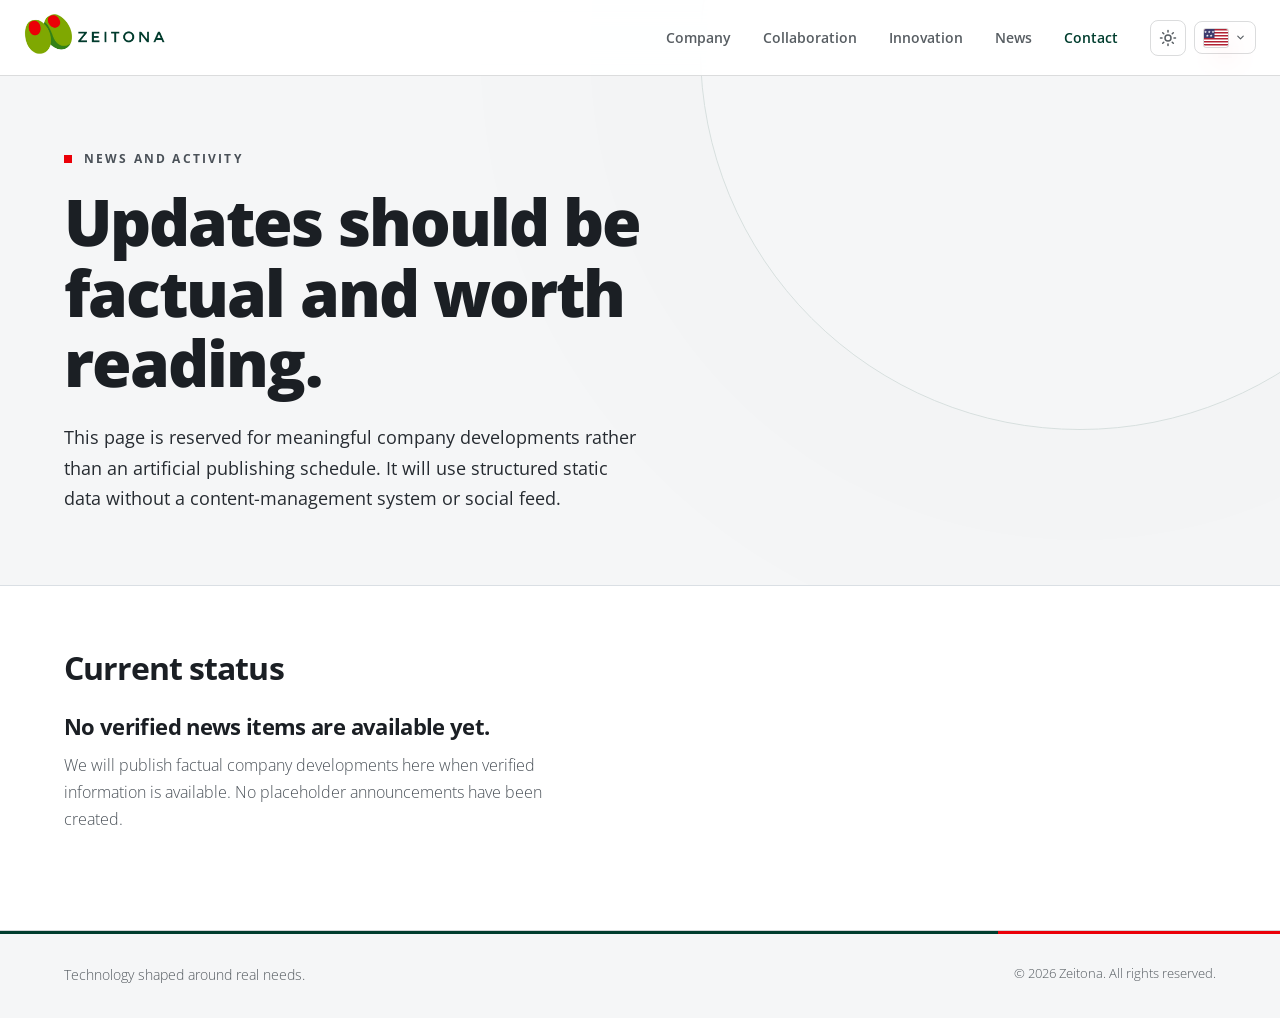
<file: news.html>
<!DOCTYPE html>
<html lang="en-US" data-theme="light">

<head>
    <meta charset="UTF-8" />
    <script>(function(){try{var t=localStorage.getItem('zeitona-theme');document.documentElement.dataset.theme=t==='dark'?'dark':'light';}catch(e){document.documentElement.dataset.theme='light';}}());</script>
    <meta name="viewport" content="width=device-width, initial-scale=1.0" />
    <title data-i18n="news.metaTitle">News and Activity — Zeitona</title>
    <meta name="description" data-i18n-content="news.heroTitle"
        content="Updates should be factual and worth reading." />
    <link rel="stylesheet" href="style.css" />
    <link rel="icon" type="image/png" href="assets/azeitona3.png" />
</head>

<body>
    <!-- Nav Placeholder -->
    <div id="header-placeholder"></div>

    <main>
        <section class="page-hero" id="hero">
            <div class="container">
                <p class="eyebrow fade-up" data-i18n="news.heroEyebrow">News and activity</p>
                <h1 class="page-hero-title fade-up delay-100" data-i18n="news.heroTitle">
                    Updates should be factual and worth reading.
                </h1>
                <p class="hero-lead fade-up delay-200" data-i18n="news.heroBody">
                    This page is reserved for meaningful company developments rather than an artificial publishing schedule. It will use structured static data without a content-management system or social feed.
                </p>
            </div>
        </section>

        <section class="news-section" id="news" aria-labelledby="news-heading">
            <div class="container">
                <h2 id="news-heading" class="news-heading fade-up" data-i18n="news.status">Current status</h2>
                <div id="news-list" class="news-list fade-up delay-100" aria-live="polite"></div>
            </div>
        </section>
    </main>

    <!-- Footer Placeholder -->
    <div id="footer-placeholder"></div>

    <!-- Load scripts -->
    <script src="i18n.js"></script>
    <script src="script.js?v=8"></script>

    <script>
        window.scrollTo(0, 0);
    </script>
</body>

</html>
</file>
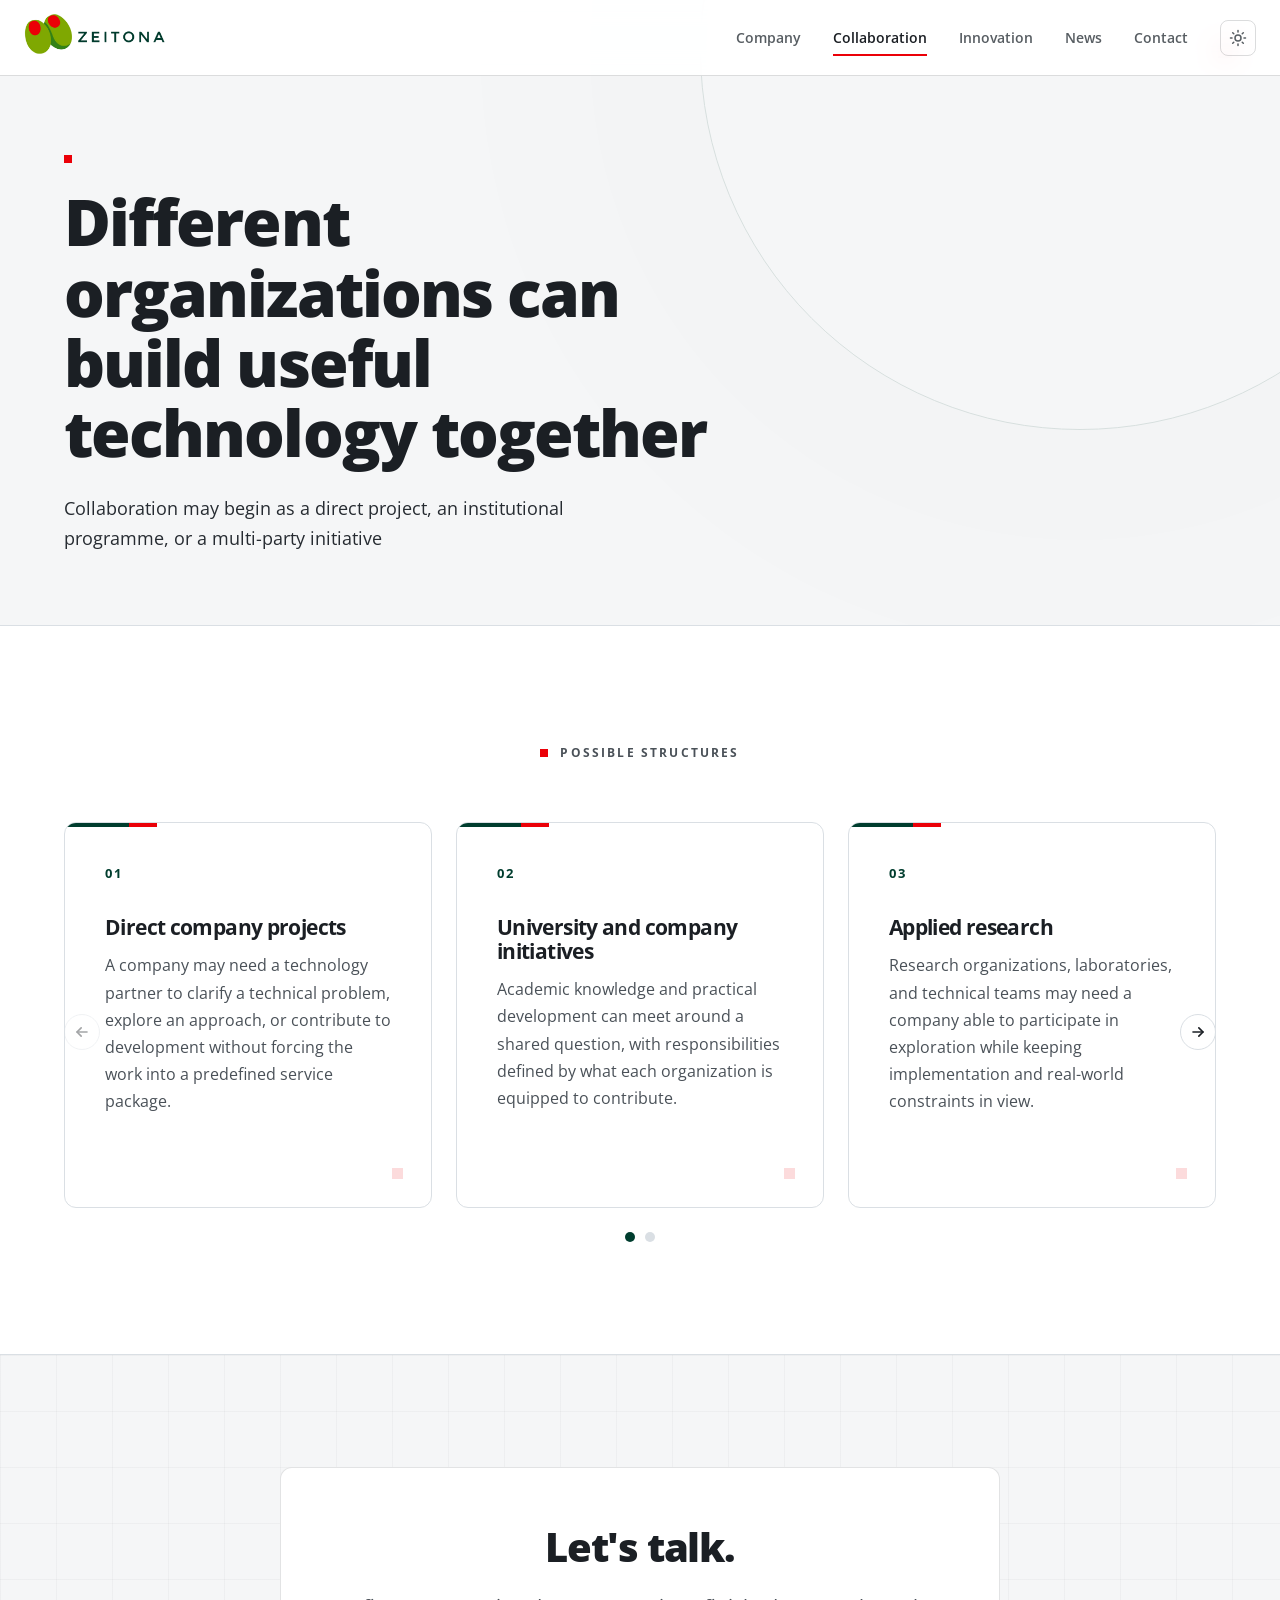
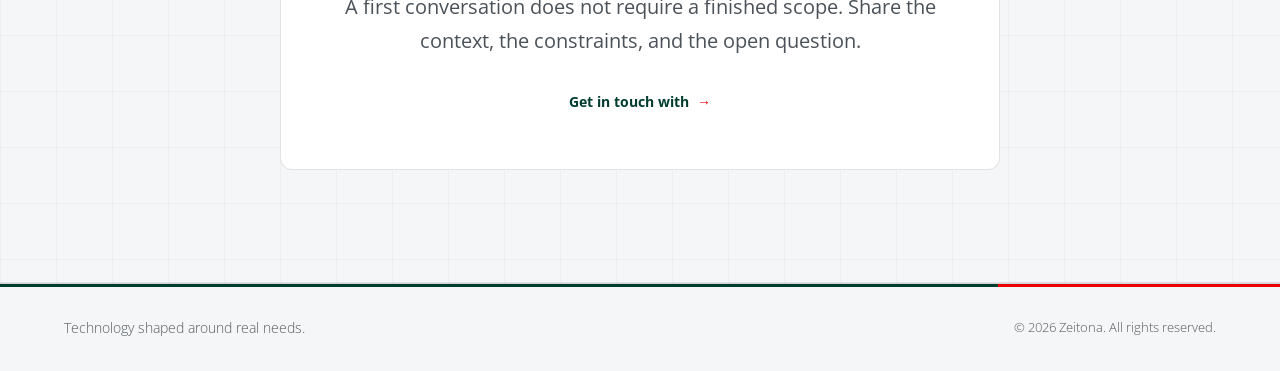
<file: public/collaboration.html>
<!DOCTYPE html>
<html lang="en-US" data-theme="light">

<head>
    <meta charset="UTF-8" />
    <script>(function () { try { var t = localStorage.getItem('zeitona-theme'); document.documentElement.dataset.theme = t === 'dark' ? 'dark' : 'light'; } catch (e) { document.documentElement.dataset.theme = 'light'; } }());</script>
    <meta name="viewport" content="width=device-width, initial-scale=1.0" />
    <title data-i18n="collaboration.metaTitle">Collaboration — Zeitona</title>
    <meta name="description" data-i18n-content="collaboration.heroTitle"
        content="Different organizations can build useful technology together." />
    <link rel="stylesheet" href="style.css" />
    <link rel="icon" type="image/png" href="assets/favicon.png" />
</head>

<body>
    <div id="header-placeholder"></div>

    <main>
        <section class="page-hero" id="hero">
            <div class="container">
                <p class="eyebrow fade-up" data-i18n="collaboration.boundariesEyebrow"></p>
                <h1 class="page-hero-title fade-up delay-100" data-i18n="collaboration.heroTitle">
                    Different organizations can build useful technology together
                </h1>
                <p class="hero-lead fade-up delay-200" data-i18n="collaboration.heroBody">
                    Collaboration may begin as a direct project, an institutional programme, or a multi-party
                    initiative
                </p>
            </div>
        </section>

        <section class="about-perspective section" id="models">
            <div class="container">
                <div class="section-header fade-up">
                    <p class="about-eyebrow" data-i18n="collaboration.modelsEyebrow">Possible structures</p>
                </div>
                <div class="carousel" id="models-carousel">
                    <div class="about-principles about-principles-scroll" id="models-track">
                        <article class="about-principle card fade-up">
                            <span class="about-principle-number">01</span>
                            <h3 data-i18n="collaboration.directTitle">Direct company projects</h3>
                            <p data-i18n="collaboration.directBody">A company may need a technology partner to clarify a technical problem, explore an approach, or contribute to development without forcing the work into a predefined service package.</p>
                        </article>
                        <article class="about-principle card fade-up delay-100">
                            <span class="about-principle-number">02</span>
                            <h3 data-i18n="collaboration.universityTitle">University and company initiatives</h3>
                            <p data-i18n="collaboration.universityBody">Academic knowledge and practical development can meet around a shared question, with responsibilities defined by what each organization is equipped to contribute.</p>
                        </article>
                        <article class="about-principle card fade-up delay-200">
                            <span class="about-principle-number">03</span>
                            <h3 data-i18n="collaboration.researchTitle">Applied research</h3>
                            <p data-i18n="collaboration.researchBody">Research organizations, laboratories, and technical teams may need a company able to participate in exploration while keeping implementation and real-world constraints in view.</p>
                        </article>
                        <article class="about-principle card fade-up">
                            <span class="about-principle-number">04</span>
                            <h3 data-i18n="collaboration.institutionalTitle">Institutional programmes</h3>
                            <p data-i18n="collaboration.institutionalBody">Public or private institutions and innovation programme operators may create settings where technology development, research, and organizational objectives need to be coordinated.</p>
                        </article>
                        <article class="about-principle card fade-up delay-100">
                            <span class="about-principle-number">05</span>
                            <h3 data-i18n="collaboration.consortiaTitle">Consortia and multi-party initiatives</h3>
                            <p data-i18n="collaboration.consortiaBody">Consortia can combine complementary capabilities across companies, universities, research organizations, and institutions. Zeitona can be considered where a technology-company contribution is relevant.</p>
                        </article>
                        <article class="about-principle card fade-up delay-200">
                            <span class="about-principle-number">06</span>
                            <h3 data-i18n="collaboration.exploratoryTitle">Exploratory technical work</h3>
                            <p data-i18n="collaboration.exploratoryBody">A focused initial investigation can help establish the technical question, evidence needs, participants, and next decisions before a broader programme takes shape.</p>
                        </article>
                    </div>
                    <button type="button" class="carousel-btn carousel-prev" aria-label="Previous" data-i18n-aria-label="controls.previous">
                        <svg xmlns="http://www.w3.org/2000/svg" width="20" height="20" viewBox="0 0 24 24" fill="none" stroke="currentColor" stroke-width="2" stroke-linecap="round" stroke-linejoin="round" aria-hidden="true"><polyline points="11 17 6 12 11 7"/><line x1="6" y1="12" x2="18" y2="12"/></svg>
                    </button>
                    <button type="button" class="carousel-btn carousel-next" aria-label="Next" data-i18n-aria-label="controls.next">
                        <svg xmlns="http://www.w3.org/2000/svg" width="20" height="20" viewBox="0 0 24 24" fill="none" stroke="currentColor" stroke-width="2" stroke-linecap="round" stroke-linejoin="round" aria-hidden="true"><polyline points="13 17 18 12 13 7"/><line x1="6" y1="12" x2="18" y2="12"/></svg>
                    </button>
                    <div class="carousel-dots" role="tablist" aria-label="carousel pagination" id="models-dots"></div>
                </div>
            </div>
        </section>

        <section class="about-approach section" id="start">
            <div class="container">
                <div class="start-cta fade-up">
                    <h2 class="section-title" data-i18n="collaboration.startTitle">Let's talk.</h2>
                    <p class="start-lead" data-i18n="collaboration.startBody">A first conversation does not require a finished scope. Share the context, the constraints, and the open question.</p>
                    <p class="start-action">
                        <a href="contact.html" class="card-link start-action-link" data-i18n="collaboration.contactLink">Get in touch with</a>
                    </p>
                </div>
            </div>
        </section>
    </main>

    <div id="footer-placeholder"></div>

    <script src="i18n.js"></script>
    <script src="script.js?v=8"></script>
    <script>
        window.scrollTo(0, 0);
    </script>
    <script>
        (function () {
            var carousel = document.getElementById('models-carousel');
            if (!carousel) return;

            var track = carousel.querySelector('.about-principles-scroll');
            var dotsContainer = carousel.querySelector('.carousel-dots');
            var prevBtn = carousel.querySelector('.carousel-prev');
            var nextBtn = carousel.querySelector('.carousel-next');

            var cards = Array.prototype.slice.call(track.children);
            if (!cards.length) return;

            var gap = parseFloat(getComputedStyle(track).gap) || 0;
            var cardWidth = 0;
            var step = 0;
            var visible = 1;
            var index = 0;

            function measure() {
                cardWidth = cards[0].offsetWidth;
                step = cardWidth + gap;
                visible = Math.max(1, Math.floor((track.offsetWidth + gap) / step)) || 1;
            }

            function buildDots() {
                dotsContainer.innerHTML = '';
                var totalPages = Math.ceil(cards.length / visible);
                for (var i = 0; i < totalPages; i++) {
                    var dot = document.createElement('button');
                    dot.type = 'button';
                    dot.className = 'carousel-dot';
                    dot.setAttribute('role', 'tab');
                    dot.setAttribute('aria-selected', i === 0);
                    dot.setAttribute('aria-label', 'page ' + (i + 1));
                    dot.addEventListener('click', function () {
                        index = Number(this.getAttribute('aria-label').replace('page ', '')) - 1;
                        scrollTo(index);
                        restartAuto();
                    });
                    dotsContainer.appendChild(dot);
                }
            }

            function updateDots() {
                var dots = dotsContainer.querySelectorAll('.carousel-dot');
                dots.forEach(function (dot, i) {
                    dot.setAttribute('aria-selected', i === index);
                });
            }

            function scrollTo(targetIndex) {
                var clamped = Math.max(0, Math.min(targetIndex, cards.length - visible));
                index = clamped;
                var scrollLeft = clamped * step;
                track.scrollTo({ left: scrollLeft, behavior: 'smooth' });
                updateDots();
                toggleArrows();
            }

            function toggleArrows() {
                prevBtn.disabled = index === 0;
                nextBtn.disabled = index >= cards.length - visible;
                prevBtn.style.opacity = index === 0 ? '0.4' : '1';
                nextBtn.style.opacity = index >= cards.length - visible ? '0.4' : '1';
            }

            prevBtn.addEventListener('click', function () { scrollTo(index - 1); restartAuto(); });
            nextBtn.addEventListener('click', function () { scrollTo(index + 1); restartAuto(); });

            track.addEventListener('scroll', function () {
                var newIndex = Math.round(track.scrollLeft / step);
                index = Math.max(0, Math.min(newIndex, cards.length - visible));
                updateDots();
                toggleArrows();
            });

            var resizeRaf = null;
            window.addEventListener('resize', function () {
                if (resizeRaf) return;
                resizeRaf = requestAnimationFrame(function () {
                    resizeRaf = null;
                    measure();
                    index = Math.min(index, Math.max(0, cards.length - visible));
                    buildDots();
                    toggleArrows();
                    track.scrollLeft = index * step;
                    restartAuto();
                });
            });

            function totalPages() {
                return Math.ceil(cards.length / visible);
            }

            function next() {
                var last = cards.length - visible;
                scrollTo(index >= last ? 0 : index + 1);
            }

            var timer = null;

            function startAuto() {
                stopAuto();
                if (totalPages() < 2) return;
                if (window.matchMedia && window.matchMedia('(prefers-reduced-motion: reduce)').matches) return;
                timer = setInterval(next, 5000);
            }

            function stopAuto() {
                if (timer) {
                    clearInterval(timer);
                    timer = null;
                }
            }

            function restartAuto() {
                stopAuto();
                startAuto();
            }

            carousel.addEventListener('mouseenter', stopAuto);
            carousel.addEventListener('mouseleave', startAuto);
            carousel.addEventListener('focusin', stopAuto);
            carousel.addEventListener('focusout', startAuto);

            measure();
            buildDots();
            toggleArrows();
            startAuto();
        })();
    </script>
</body>

</html>
</file>
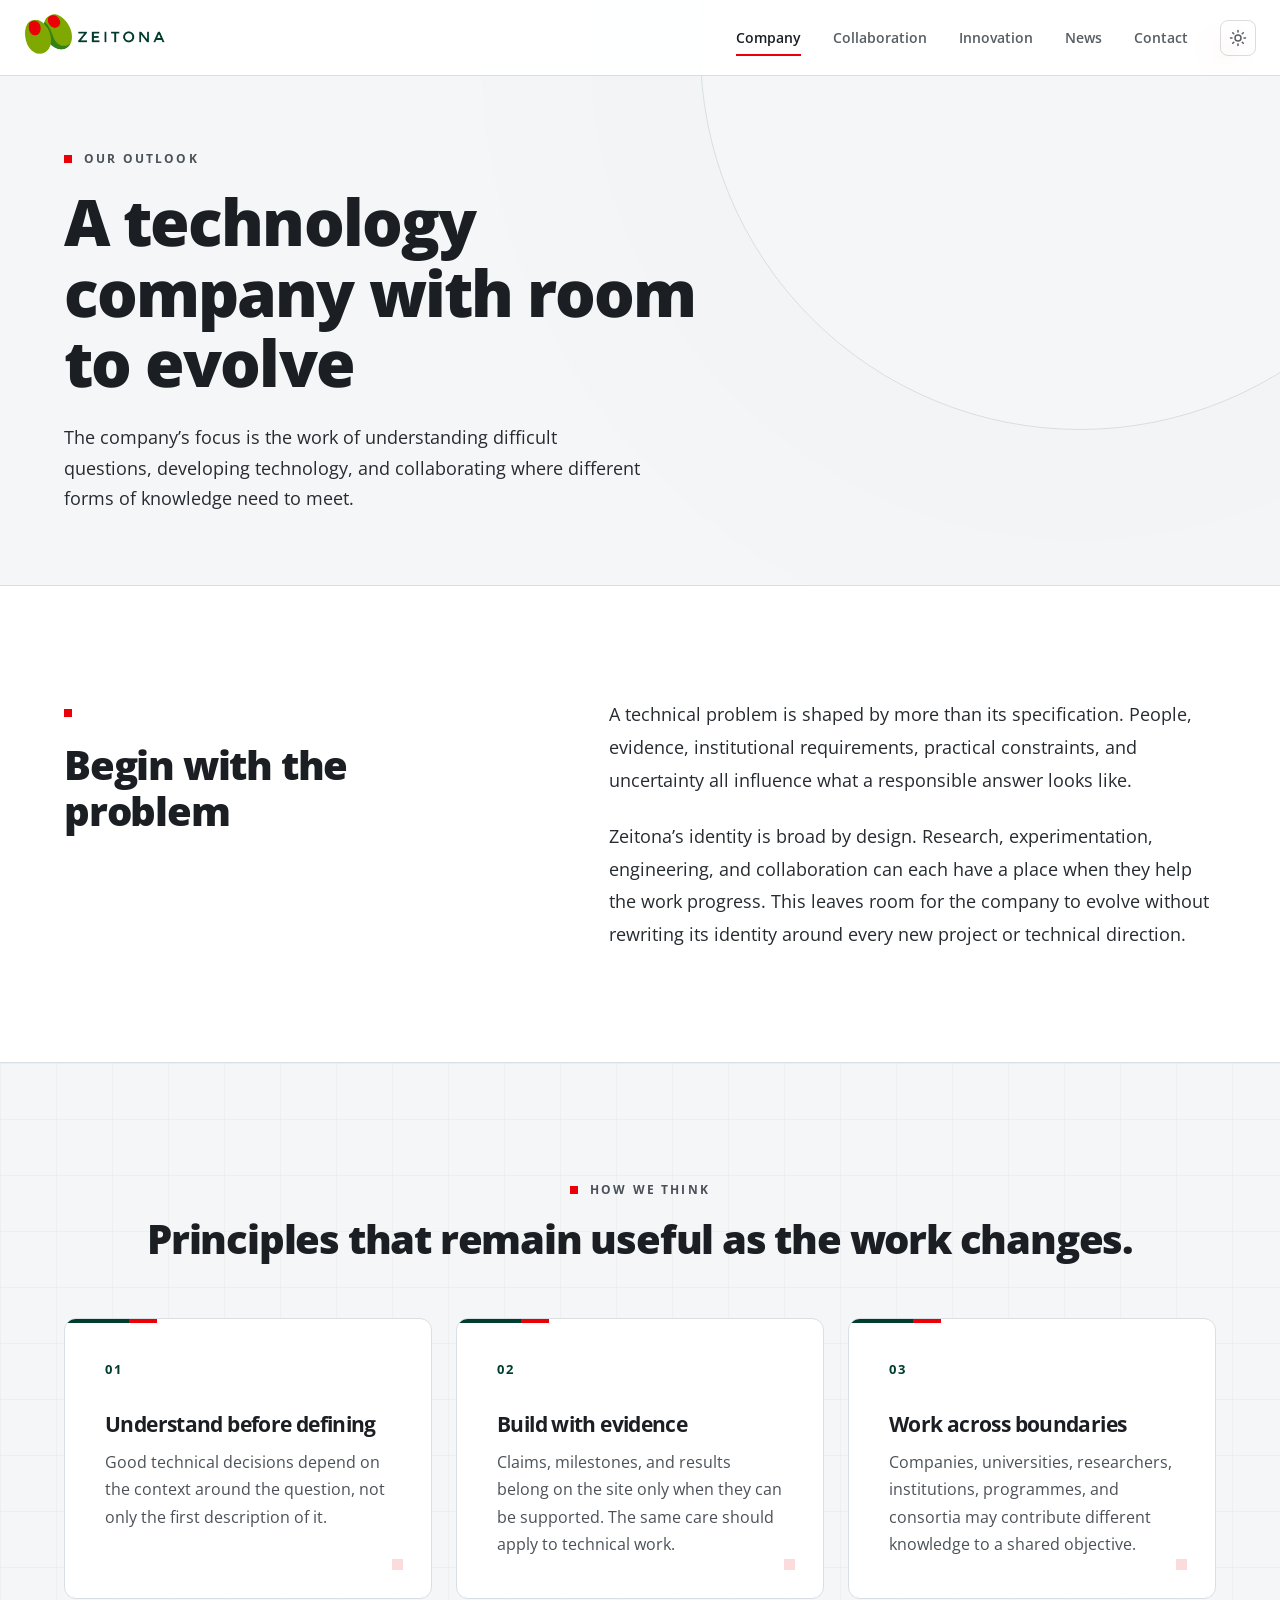
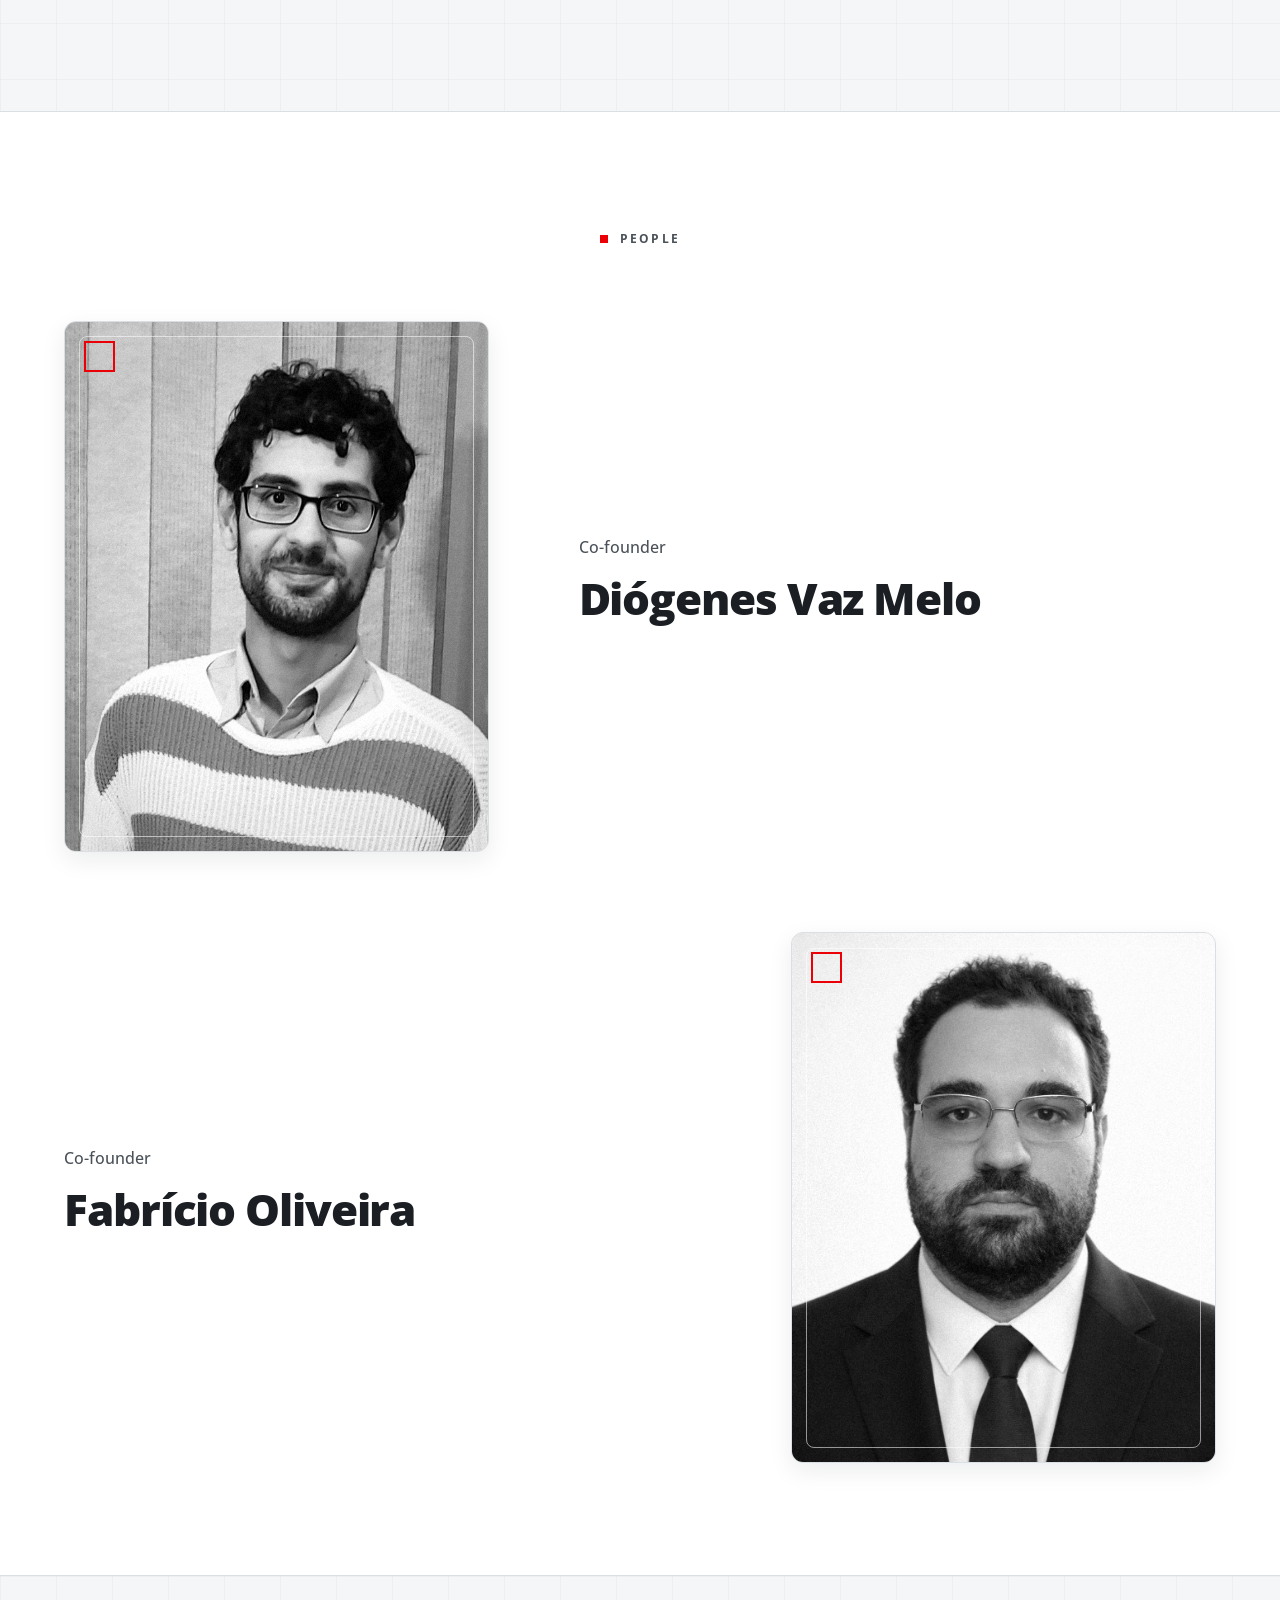
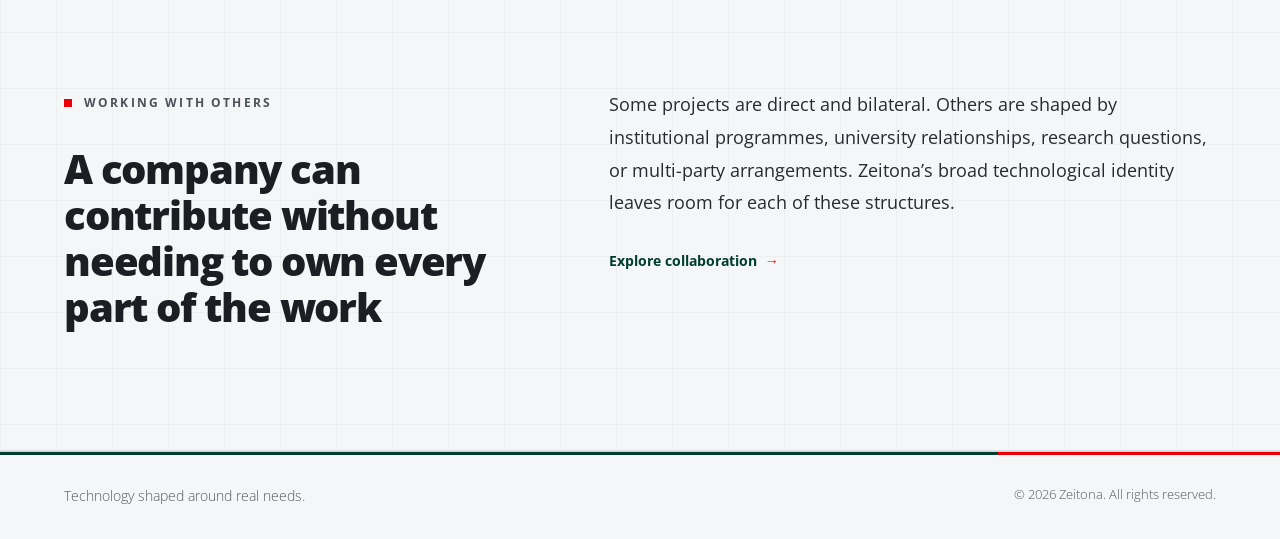
<file: public/company.html>
<!DOCTYPE html>
<html lang="en-US" data-theme="light">

<head>
    <meta charset="UTF-8" />
    <script>(function(){try{var t=localStorage.getItem('zeitona-theme');document.documentElement.dataset.theme=t==='dark'?'dark':'light';}catch(e){document.documentElement.dataset.theme='light';}}());</script>
    <meta name="viewport" content="width=device-width, initial-scale=1.0" />
    <title data-i18n="company.metaTitle">Company - Zeitona</title>
    <meta name="description" data-i18n-content="company.heroTitle"
        content="A technology company with room to evolve." />
    <link rel="stylesheet" href="style.css" />
    <link rel="icon" type="image/png" href="assets/favicon.png" />
</head>

<body>
    <div id="header-placeholder"></div>

    <main>
        <section class="page-hero" id="hero">
            <div class="container">
                <p class="eyebrow fade-up" data-i18n="company.outlookEyebrow">Our outlook</p>
                <h1 class="page-hero-title fade-up delay-100" data-i18n="company.heroTitle">
                    A technology company with room to evolve
                </h1>
                <p class="hero-lead fade-up delay-200" data-i18n="company.heroBody">
                    The company’s focus is the work of understanding difficult questions, developing technology, and collaborating where different forms of knowledge need to meet.
                </p>
            </div>
        </section>

        <section class="about-perspective section" id="outlook">
            <div class="container about-perspective-grid">
                <div class="about-section-heading fade-up">
                    <p class="about-eyebrow" data-i18n="company.outlookEyebrow"></p>
                    <h2 class="section-title text-left" data-i18n="company.outlookTitle">Begin with the problem</h2>
                </div>
                <div class="about-copy fade-up delay-100">
                    <p data-i18n="company.outlookLead">A technical problem is shaped by more than its specification. People, evidence, institutional requirements, practical constraints, and uncertainty all influence what a responsible answer looks like.</p>
                    <p data-i18n="company.outlookBody">Zeitona’s identity is broad by design. Research, experimentation, engineering, and collaboration can each have a place when they help the work progress. This leaves room for the company to evolve without rewriting its identity around every new project or technical direction.</p>
                </div>
            </div>
        </section>

        <section class="about-approach section" id="principles">
            <div class="container">
                <div class="section-header fade-up">
                    <p class="about-eyebrow" data-i18n="company.principlesEyebrow">How we think</p>
                    <h2 class="section-title" data-i18n="company.principlesTitle">Principles that remain useful as the work changes.</h2>
                </div>
                <div class="about-principles">
                    <article class="about-principle card fade-up">
                        <span class="about-principle-number">01</span>
                        <h3 data-i18n="company.understandTitle">Understand before defining</h3>
                        <p data-i18n="company.understandBody">Good technical decisions depend on the context around the question, not only the first description of it.</p>
                    </article>
                    <article class="about-principle card fade-up delay-100">
                        <span class="about-principle-number">02</span>
                        <h3 data-i18n="company.evidenceTitle">Build with evidence</h3>
                        <p data-i18n="company.evidenceBody">Claims, milestones, and results belong on the site only when they can be supported. The same care should apply to technical work.</p>
                    </article>
                    <article class="about-principle card fade-up delay-200">
                        <span class="about-principle-number">03</span>
                        <h3 data-i18n="company.boundariesTitle">Work across boundaries</h3>
                        <p data-i18n="company.boundariesBody">Companies, universities, researchers, institutions, programmes, and consortia may contribute different knowledge to a shared objective.</p>
                    </article>
                </div>
            </div>
        </section>

        <section class="about-founders section" id="founders">
            <div class="container">
                <div class="section-header fade-up">
                    <p class="about-eyebrow" data-i18n="company.peopleEyebrow">People</p>
                    <h2 class="section-title" data-i18n="company.foundersTitle"></h2>
                    <p class="section-description" data-i18n="company.foundersBody">
                        
                    </p>
                </div>

                <div class="founders-grid">
                    <article class="founder-card fade-up">
                        <div class="founder-image">
                            <img src="assets/team/founders/diogenes-vaz-melo.jpg"
                                alt="" data-i18n-aria-label="company.diogenesAlt" />
                        </div>
                        <div class="founder-content">
                            <p class="founder-role" data-i18n="company.founderRole">Co-founder</p>
                            <h3 class="founder-name">Diógenes Vaz Melo</h3>
                        </div>
                    </article>

                    <article class="founder-card founder-card-reverse fade-up delay-100">
                        <div class="founder-image">
                            <img src="assets/team/founders/fabricio-oliveira.jpg"
                                alt="" data-i18n-aria-label="company.fabricioAlt" />
                        </div>
                        <div class="founder-content">
                            <p class="founder-role" data-i18n="company.founderRole">Co-founder</p>
                            <h3 class="founder-name">Fabrício Oliveira</h3>
                        </div>
                    </article>

                    <!-- Vanessa profile intentionally hidden for the current phase.
                    <div class="founder-card fade-up delay-200">
                        <div class="founder-image">
                            <img src="assets/team/founders/vanessa-valadares.jpg"
                                alt="Vanessa Valadares" />
                        </div>
                        <div class="founder-content">
                            <p class="founder-role" data-i18n="company.founderRole">Co-founder</p>
                            <h3 class="founder-name">Vanessa Valadares</h3>
                        </div>
                    </div>
                    -->
                </div>
            </div>
        </section>

        <section class="about-approach section" id="working">
            <div class="container about-perspective-grid">
                <div class="about-section-heading fade-up">
                    <p class="about-eyebrow" data-i18n="company.workingEyebrow">Working with others</p>
                    <h2 class="section-title text-left" data-i18n="company.workingTitle">A company can contribute without needing to own every part of the work</h2>
                </div>
                <div class="about-copy fade-up delay-100">
                    <p data-i18n="company.workingBody">Some projects are direct and bilateral. Others are shaped by institutional programmes, university relationships, research questions, or multi-party arrangements. Zeitona’s broad technological identity leaves room for each of these structures.</p>
                    <p class="hero-actions">
                        <a href="collaboration.html" class="card-link" data-i18n="company.workingLink">Explore collaboration</a>
                    </p>
                </div>
            </div>
        </section>
    </main>

    <div id="footer-placeholder"></div>

    <script src="i18n.js"></script>
    <script src="script.js?v=8"></script>
    <script>
        window.scrollTo(0, 0);
    </script>
</body>

</html>
</file>
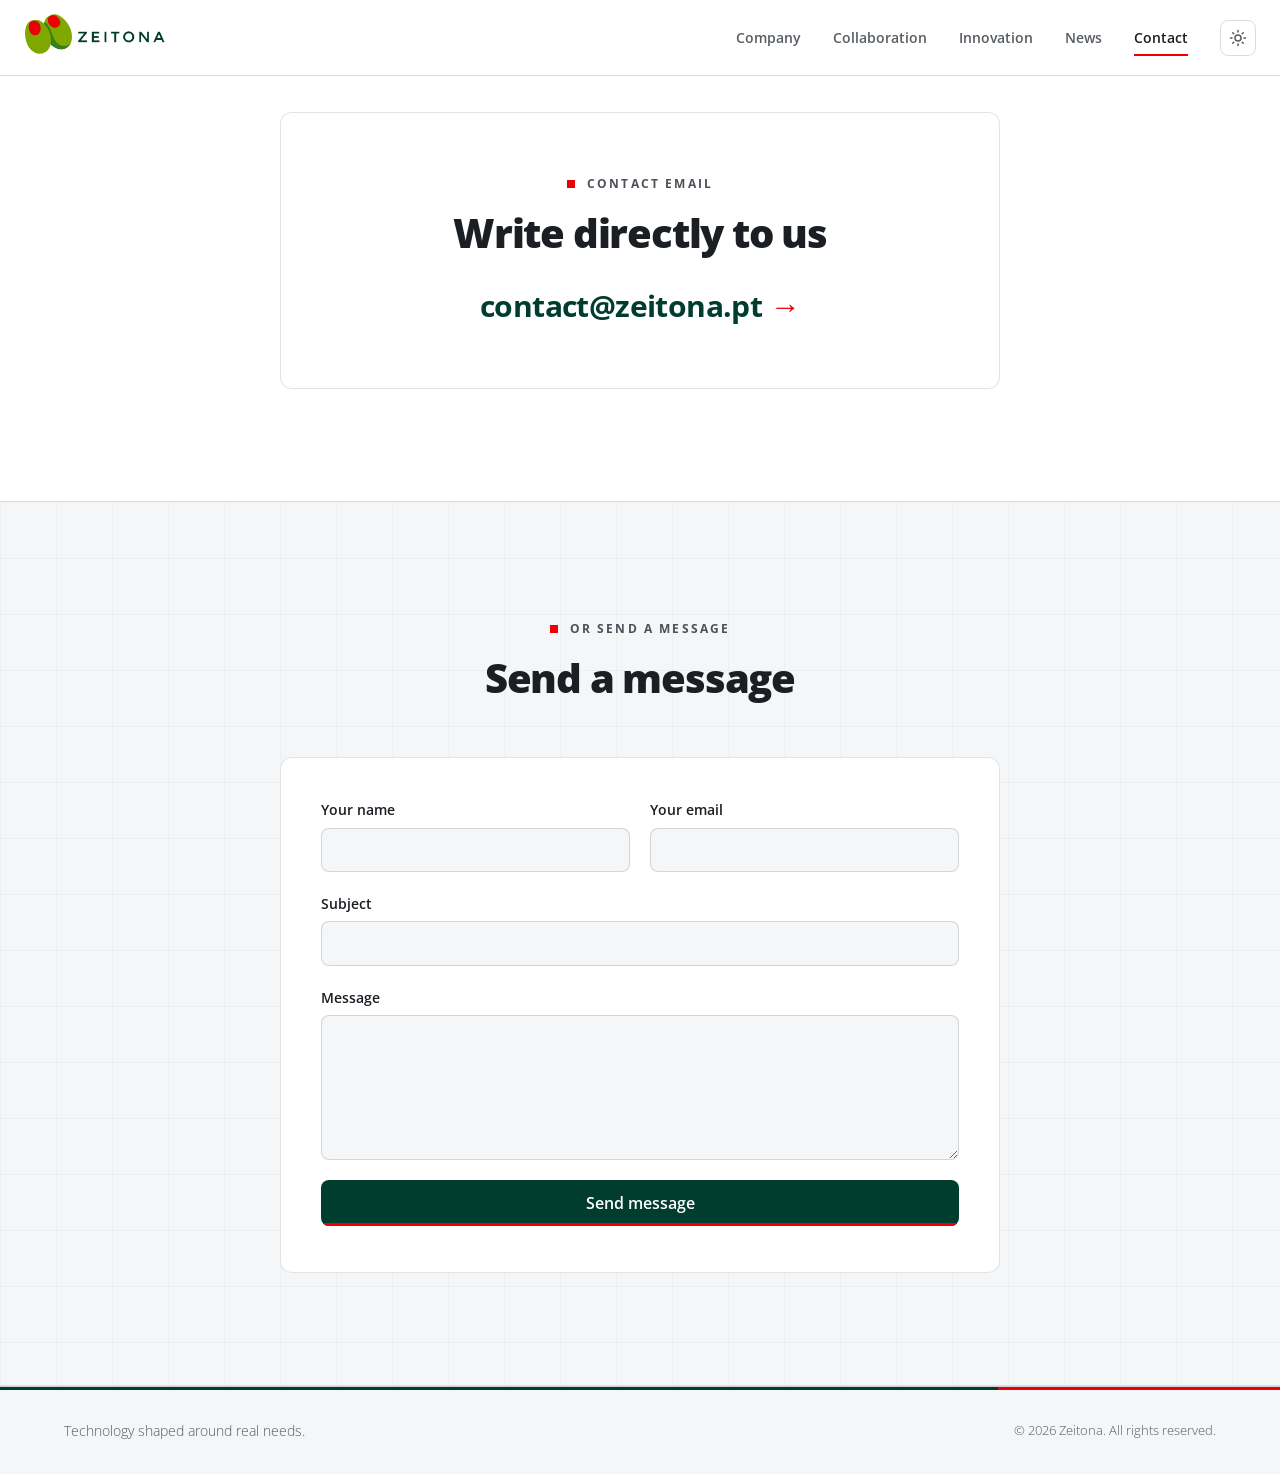
<file: public/contact.html>
<!DOCTYPE html>
<html lang="en-US" data-theme="light">

<head>
    <meta charset="UTF-8" />
    <script>(function () { try { var t = localStorage.getItem('zeitona-theme'); document.documentElement.dataset.theme = t === 'dark' ? 'dark' : 'light'; } catch (e) { document.documentElement.dataset.theme = 'light'; } }());</script>
    <meta name="viewport" content="width=device-width, initial-scale=1.0" />
    <title data-i18n="contact.metaTitle">Contact - Zeitona</title>
    <meta name="description" data-i18n-content="contact.heroTitle"
        content="Begin with the work you want to understand." />
    <link rel="stylesheet" href="style.css" />
    <link rel="icon" type="image/png" href="assets/favicon.png" />
</head>

<body>
    <div id="header-placeholder"></div>

    <main>
        <section class="about-perspective section" id="email">
            <div class="container">
                <div class="contact-email-card fade-up">
                    <p class="about-eyebrow" data-i18n="contact.emailEyebrow">Contact email</p>
                    <h2 class="section-title" data-i18n="contact.emailTitle">Write directly to us</h2>
                    <p>
                        <a class="card-link contact-email-link" href="mailto:contact@zeitona.pt">contact@zeitona.pt</a>
                    </p>
                </div>
            </div>
        </section>

        <section class="about-approach section" id="form">
            <div class="container">
                <div class="section-header fade-up">
                    <p class="about-eyebrow" data-i18n="contact.formEyebrow">Or send a message</p>
                    <h2 class="section-title" data-i18n="contact.formTitle">Send a message</h2>
                </div>
                <form class="contact-form modal-form fade-up" id="contact-form" novalidate>
                    <div class="form-row">
                        <div class="form-group">
                            <label class="form-label" for="contact-name" data-i18n="contact.formName">Your name</label>
                            <input class="form-input" id="contact-name" name="name" type="text" required />
                        </div>
                        <div class="form-group">
                            <label class="form-label" for="contact-email" data-i18n="contact.formEmail">Your
                                email</label>
                            <input class="form-input" id="contact-email" name="email" type="email" required />
                        </div>
                    </div>
                    <div class="form-group">
                        <label class="form-label" for="contact-subject" data-i18n="contact.formSubject">Subject</label>
                        <input class="form-input" id="contact-subject" name="subject" type="text" required />
                    </div>
                    <div class="form-group">
                        <label class="form-label" for="contact-message" data-i18n="contact.formMessage">Message</label>
                        <textarea class="form-input form-textarea" id="contact-message" name="message" rows="6"
                            required></textarea>
                    </div>
                    <div class="form-group">
                        <button type="submit" class="btn btn-primary btn-lg" data-i18n="contact.formSubmit">Send
                            message</button>
                        <p id="contact-form-status" class="form-status" aria-live="polite"></p>
                    </div>
                </form>
            </div>
        </section>
    </main>

    <div id="footer-placeholder"></div>

    <script src="i18n.js"></script>
    <script src="script.js?v=8"></script>
    <script>
        window.scrollTo(0, 0);
    </script>
    <script>
        (function () {
            var form = document.getElementById('contact-form');
            var status = document.getElementById('contact-form-status');
            if (!form) return;

            function getText(key, fallback) {
                if (window.i18n && typeof window.i18n.t === 'function') {
                    return window.i18n.t(key);
                }
                return fallback;
            }

            function setStatus(message, isError) {
                if (!status) return;
                status.textContent = message;
                status.style.color = isError ? '#b42318' : '#013D2F';
                status.style.display = 'block';
            }

            form.addEventListener('submit', function (event) {
                event.preventDefault();
                if (!form.checkValidity()) {
                    form.reportValidity();
                    return;
                }

                var name = document.getElementById('contact-name').value.trim();
                var email = document.getElementById('contact-email').value.trim();
                var subject = document.getElementById('contact-subject').value.trim();
                var message = document.getElementById('contact-message').value.trim();
                var submitButton = form.querySelector('button[type="submit"]');
                var sendingText = getText('contact.formSending', 'Sending your message...');
                var submitText = getText('contact.formSubmit', 'Send message');
                var busyText = getText('contact.formSubmitBusy', 'Sending...');
                var successText = getText('contact.formSuccess', 'Your message has been sent successfully.');
                var errorText = getText('contact.formError', 'We could not send your message right now. Please try again later.');

                if (submitButton) {
                    submitButton.disabled = true;
                    submitButton.textContent = busyText;
                }

                setStatus(sendingText, false);

                fetch('https://formsubmit.co/ajax/contact@zeitona.pt', {
                    method: 'POST',
                    headers: {
                        'Content-Type': 'application/json',
                        'Accept': 'application/json'
                    },
                    body: JSON.stringify({
                        name: name,
                        email: email,
                        subject: subject,
                        message: message
                    })
                })
                    .then(function (response) {
                        if (!response.ok) {
                            throw new Error('Request failed');
                        }
                        return response.json();
                    })
                    .then(function () {
                        form.reset();
                        setStatus(successText, false);
                    })
                    .catch(function () {
                        setStatus(errorText, true);
                    })
                    .finally(function () {
                        if (submitButton) {
                            submitButton.disabled = false;
                            submitButton.textContent = submitText;
                        }
                    });
            });
        })();
    </script>
</body>

</html>
</file>
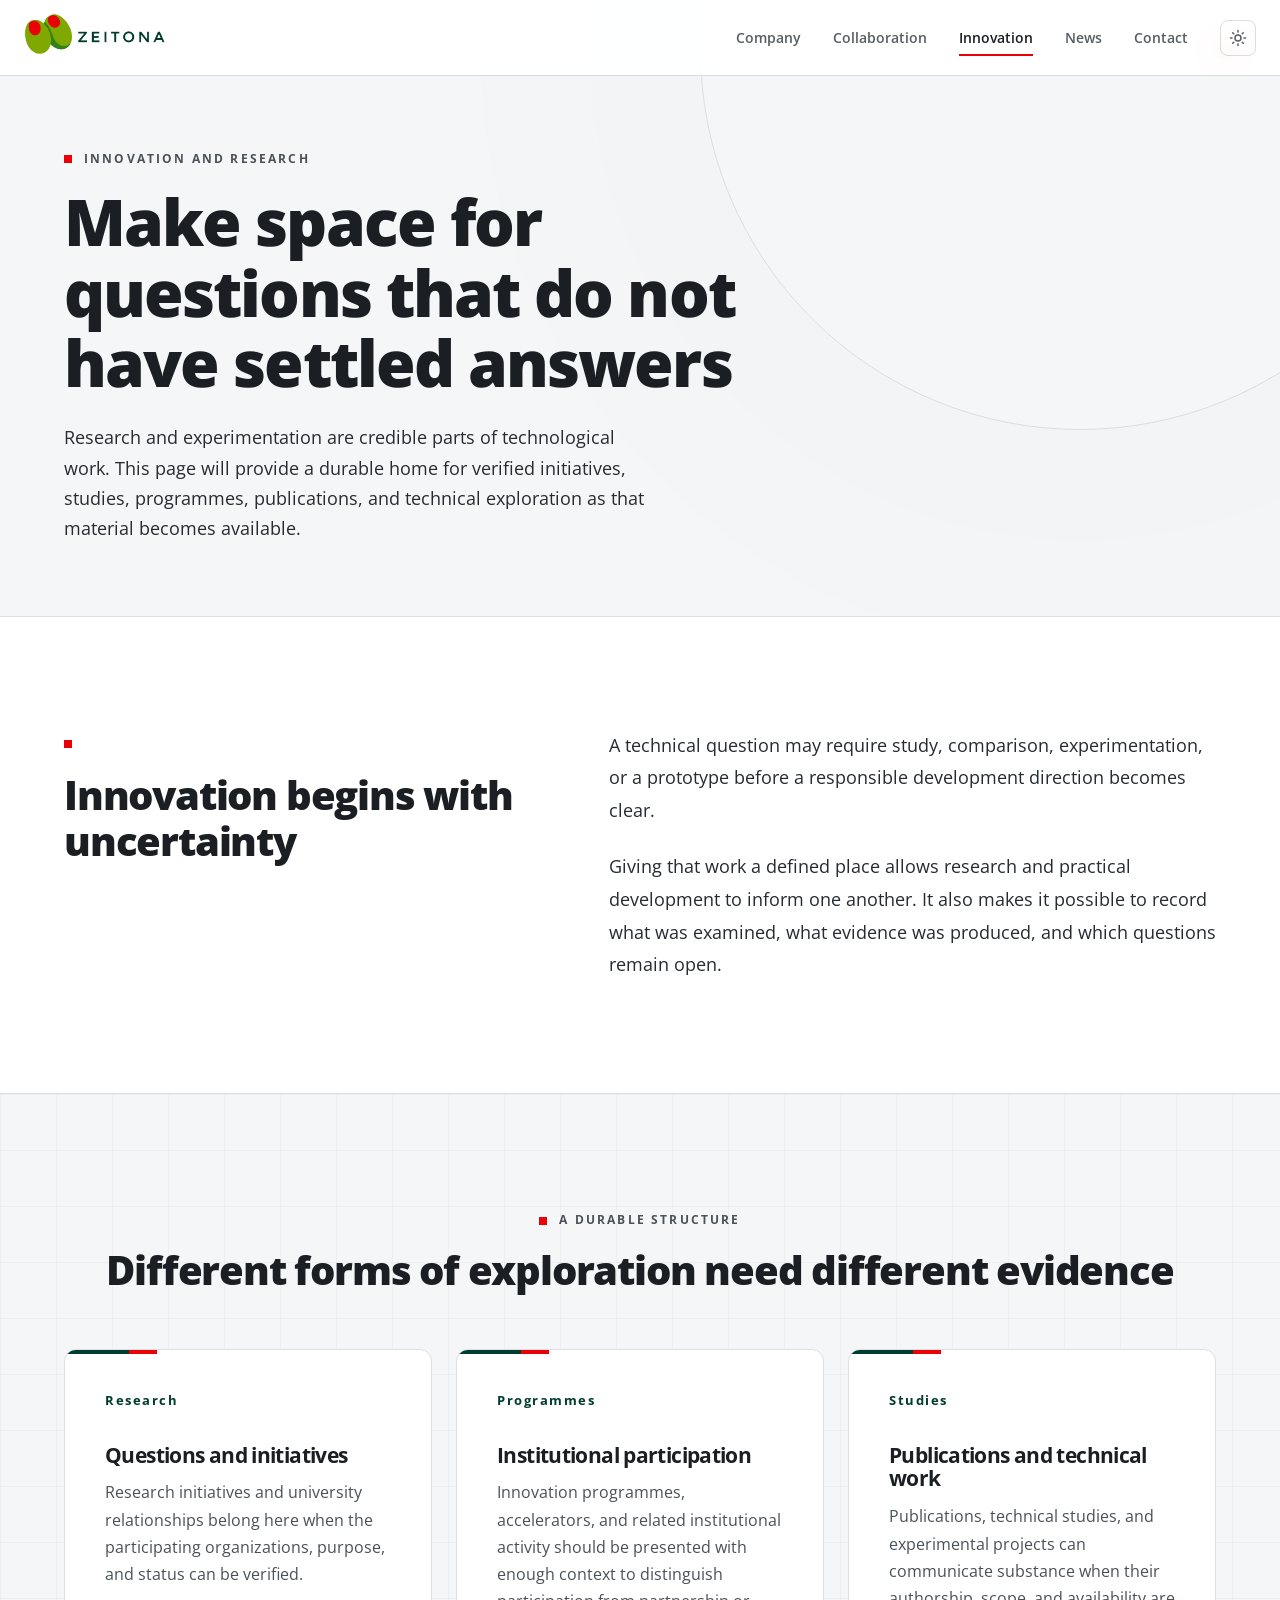
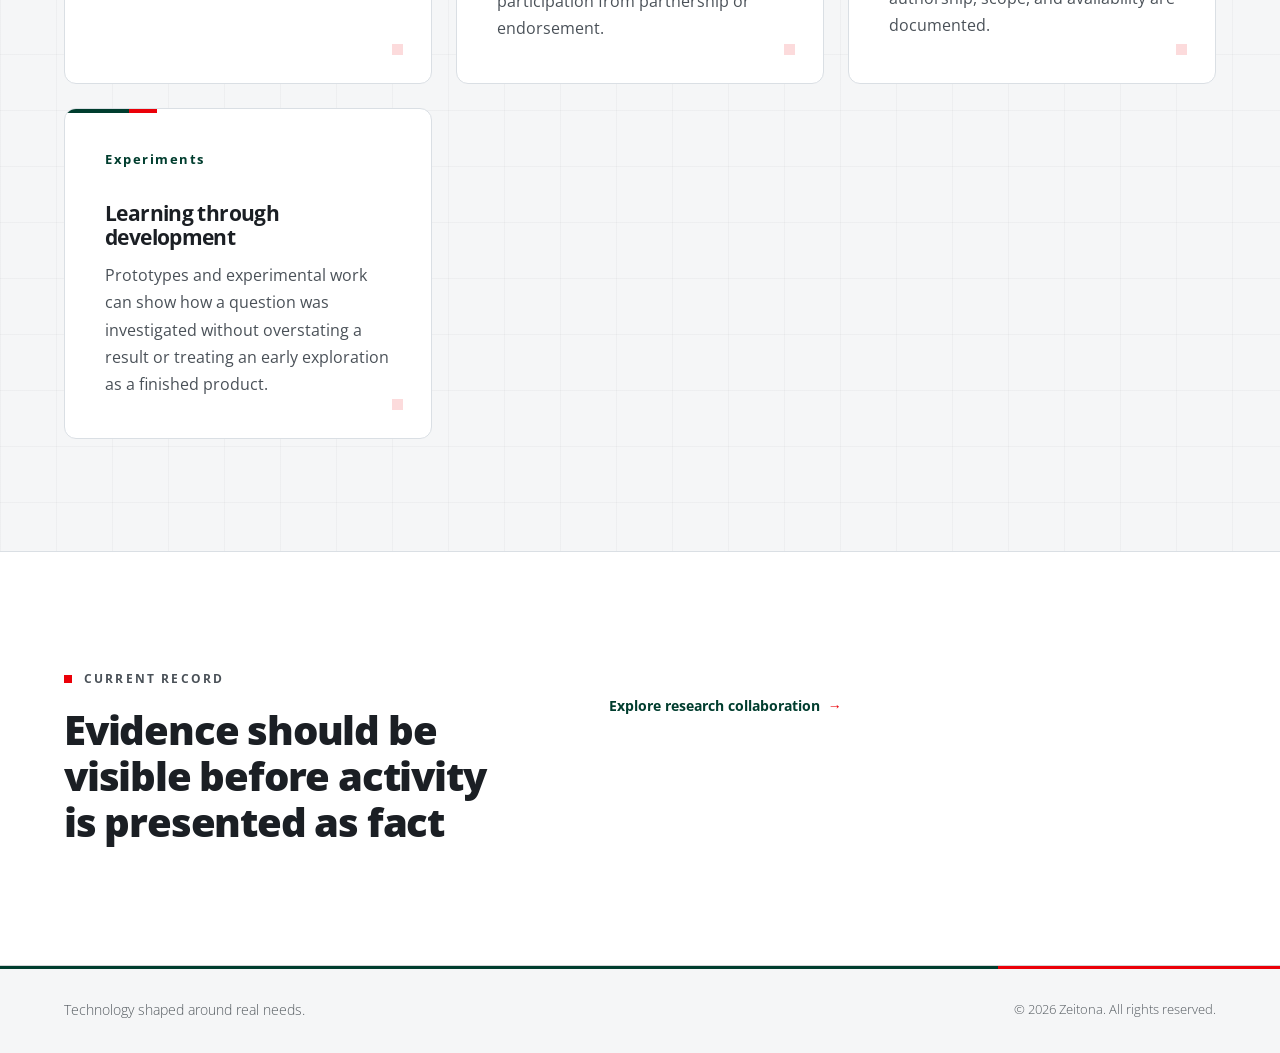
<file: public/innovation.html>
<!DOCTYPE html>
<html lang="en-US" data-theme="light">

<head>
    <meta charset="UTF-8" />
    <script>(function(){try{var t=localStorage.getItem('zeitona-theme');document.documentElement.dataset.theme=t==='dark'?'dark':'light';}catch(e){document.documentElement.dataset.theme='light';}}());</script>
    <meta name="viewport" content="width=device-width, initial-scale=1.0" />
    <title data-i18n="innovation.metaTitle">Innovation and Research — Zeitona</title>
    <meta name="description" data-i18n-content="innovation.heroTitle"
        content="Make space for questions that do not have settled answers." />
    <link rel="stylesheet" href="style.css" />
    <link rel="icon" type="image/png" href="assets/favicon.png" />
</head>

<body>
    <div id="header-placeholder"></div>

    <main>
        <section class="page-hero" id="hero">
            <div class="container">
                <p class="eyebrow fade-up" data-i18n="innovation.heroEyebrow">Innovation and research</p>
                <h1 class="page-hero-title fade-up delay-100" data-i18n="innovation.heroTitle">
                    Make space for questions that do not have settled answers
                </h1>
                <p class="hero-lead fade-up delay-200" data-i18n="innovation.heroBody">
                    Research and experimentation are credible parts of technological work. This page will provide a durable home for verified initiatives, studies, programmes, publications, and technical exploration as that material becomes available.
                </p>
            </div>
        </section>

        <section class="about-perspective section" id="discipline">
            <div class="container about-perspective-grid">
                <div class="about-section-heading fade-up">
                    <p class="about-eyebrow" data-i18n="innovation.disciplineEyebrow"></p>
                    <h2 class="section-title text-left" data-i18n="innovation.disciplineTitle">Innovation begins with uncertainty</h2>
                </div>
                <div class="about-copy fade-up delay-100">
                    <p data-i18n="innovation.disciplineLead">A technical question may require study, comparison, experimentation, or a prototype before a responsible development direction becomes clear.</p>
                    <p data-i18n="innovation.disciplineBody">Giving that work a defined place allows research and practical development to inform one another. It also makes it possible to record what was examined, what evidence was produced, and which questions remain open.</p>
                </div>
            </div>
        </section>

        <section class="about-approach section" id="structure">
            <div class="container">
                <div class="section-header fade-up">
                    <p class="about-eyebrow" data-i18n="innovation.structureEyebrow">A durable structure</p>
                    <h2 class="section-title" data-i18n="innovation.structureTitle">Different forms of exploration need different evidence</h2>
                </div>
                <div class="about-principles">
                    <article class="about-principle card fade-up">
                        <span class="about-principle-number" data-i18n="innovation.researchLabel">Research</span>
                        <h3 data-i18n="innovation.questionsTitle">Questions and initiatives</h3>
                        <p data-i18n="innovation.questionsBody">Research initiatives and university relationships belong here when the participating organizations, purpose, and status can be verified.</p>
                    </article>
                    <article class="about-principle card fade-up delay-100">
                        <span class="about-principle-number" data-i18n="innovation.programmesLabel">Programmes</span>
                        <h3 data-i18n="innovation.participationTitle">Institutional participation</h3>
                        <p data-i18n="innovation.participationBody">Innovation programmes, accelerators, and related institutional activity should be presented with enough context to distinguish participation from partnership or endorsement.</p>
                    </article>
                    <article class="about-principle card fade-up delay-200">
                        <span class="about-principle-number" data-i18n="innovation.studiesLabel">Studies</span>
                        <h3 data-i18n="innovation.publicationsTitle">Publications and technical work</h3>
                        <p data-i18n="innovation.publicationsBody">Publications, technical studies, and experimental projects can communicate substance when their authorship, scope, and availability are documented.</p>
                    </article>
                    <article class="about-principle card fade-up">
                        <span class="about-principle-number" data-i18n="innovation.experimentsLabel">Experiments</span>
                        <h3 data-i18n="innovation.learningTitle">Learning through development</h3>
                        <p data-i18n="innovation.learningBody">Prototypes and experimental work can show how a question was investigated without overstating a result or treating an early exploration as a finished product.</p>
                    </article>
                </div>
            </div>
        </section>

        <section class="about-perspective section" id="record">
            <div class="container about-perspective-grid">
                <div class="about-section-heading fade-up">
                    <p class="about-eyebrow" data-i18n="innovation.recordEyebrow">Current record</p>
                    <h2 class="section-title text-left" data-i18n="innovation.recordTitle">Evidence should be visible before activity is presented as fact</h2>
                </div>
                <div class="about-copy fade-up delay-100">
                    <p data-i18n="innovation.recordBody"> </p>
                    <p data-i18n="innovation.recordBodyTwo"> </p>
                    <p class="hero-actions">
                        <a href="collaboration.html" class="card-link" data-i18n="innovation.link">Explore research collaboration</a>
                    </p>
                </div>
            </div>
        </section>
    </main>

    <div id="footer-placeholder"></div>

    <script src="i18n.js"></script>
    <script src="script.js?v=8"></script>
    <script>
        window.scrollTo(0, 0);
    </script>
</body>

</html>
</file>
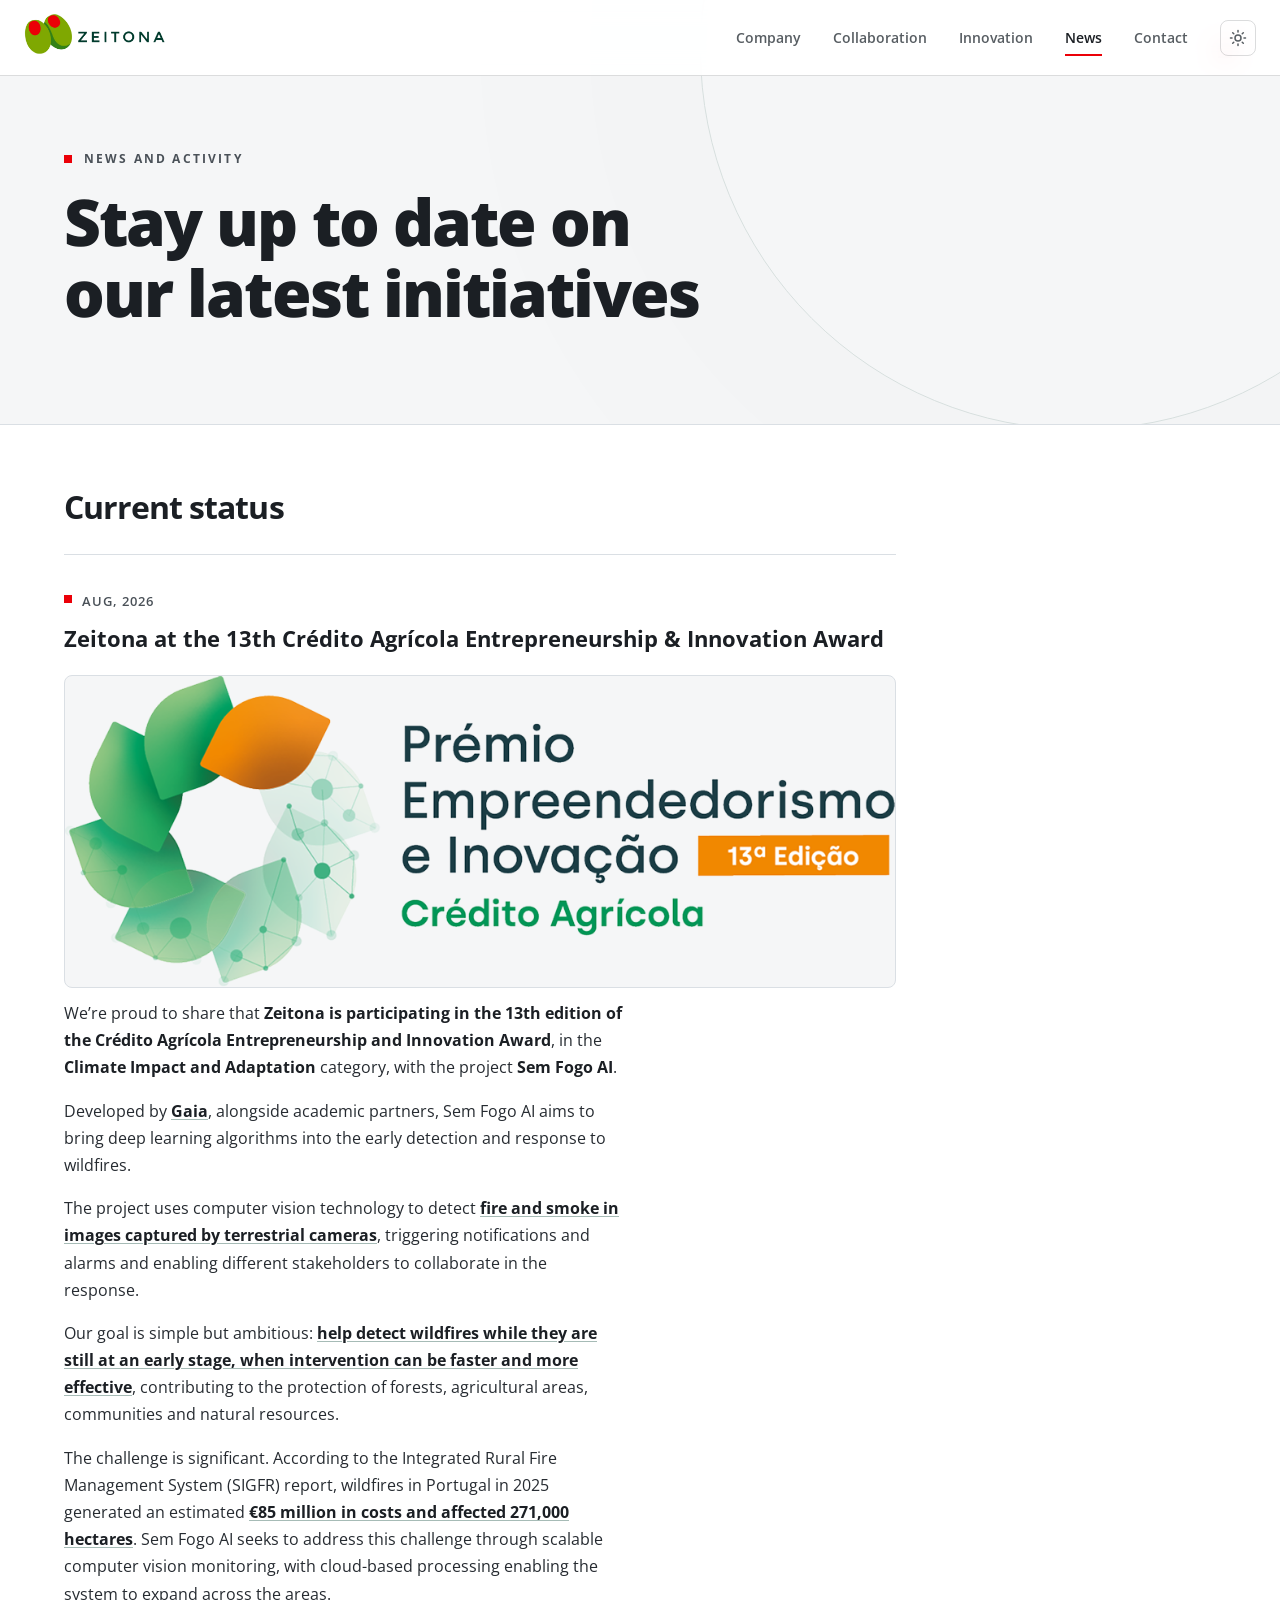
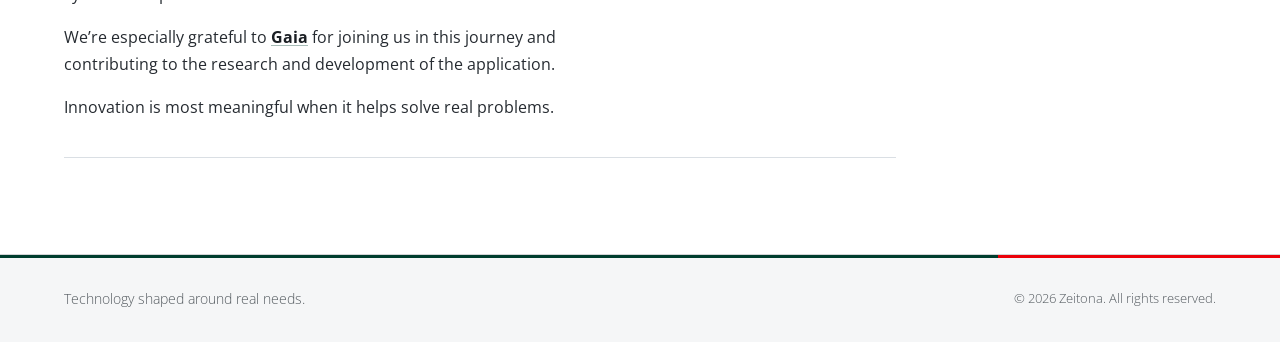
<file: public/news.html>
<!DOCTYPE html>
<html lang="en-US" data-theme="light">

<head>
    <meta charset="UTF-8" />
    <script>(function(){try{var t=localStorage.getItem('zeitona-theme');document.documentElement.dataset.theme=t==='dark'?'dark':'light';}catch(e){document.documentElement.dataset.theme='light';}}());</script>
    <meta name="viewport" content="width=device-width, initial-scale=1.0" />
    <title data-i18n="news.metaTitle">News and Activity — Zeitona</title>
    <meta name="description" data-i18n-content="news.heroTitle"
        content="Stay up to date on our latest initiatives" />
    <link rel="stylesheet" href="style.css" />
    <link rel="icon" type="image/png" href="assets/favicon.png" />
</head>

<body>
    <!-- Nav Placeholder -->
    <div id="header-placeholder"></div>

    <main>
        <section class="page-hero" id="hero">
            <div class="container">
                <p class="eyebrow fade-up" data-i18n="news.heroEyebrow">News and activity</p>
                <h1 class="page-hero-title fade-up delay-100" data-i18n="news.heroTitle">
                    Stay up to date on our latest initiatives
                </h1>
                <p class="hero-lead fade-up delay-200" data-i18n="news.heroBody">
                    
                </p>
            </div>
        </section>

        <section class="news-section" id="news" aria-labelledby="news-heading">
            <div class="container">
                <h2 id="news-heading" class="news-heading fade-up" data-i18n="news.status">Current status</h2>
                <div id="news-list" class="news-list fade-up delay-100" aria-live="polite"></div>
            </div>
        </section>
    </main>

    <!-- Footer Placeholder -->
    <div id="footer-placeholder"></div>

    <!-- Load scripts -->
    <script src="i18n.js"></script>
    <script src="script.js?v=8"></script>

    <script>
        window.scrollTo(0, 0);
    </script>
</body>

</html>
</file>
<file: style.css>
/* Self-hosted Open Sans Variable Font — full weight range 300–800 */
@font-face {
  font-family: 'Open Sans';
  src: url('assets/Open_Sans/OpenSans-VariableFont_wdth,wght.ttf') format('truetype');
  font-weight: 300 800;
  font-style: normal;
  font-display: swap;
}

@font-face {
  font-family: 'Open Sans';
  src: url('assets/Open_Sans/OpenSans-Italic-VariableFont_wdth,wght.ttf') format('truetype');
  font-weight: 300 800;
  font-style: italic;
  font-display: swap;
}

:root {
  /* Brand Colors */
  --brand-dark-green: #003D2E;
  --brand-olive: #7FA800;
  --brand-forest: #328217;
  --brand-red: #EB0008;
  --brand-charcoal: #16181D;

  /* Neutral Grays */
  --gray-50: #F5F6F7;
  --gray-100: #ECEEF0;
  --gray-200: #DADFE4;
  --gray-600: #4A5158;
  --gray-800: #262B31;
  --gray-900: #1B1F24;

  /* Theme Mapping (Light Mode Base) */
  --background: #FFFFFF;
  --foreground: var(--gray-900);

  --card: #FFFFFF;
  --card-border: rgba(16, 24, 32, 0.12);

  --primary: var(--brand-charcoal);
  --primary-foreground: #FFFFFF;

  --secondary: var(--brand-charcoal);
  --secondary-foreground: #FFFFFF;

  --accent: var(--brand-charcoal);
  --muted: rgba(16, 24, 32, 0.7);
  --border: rgba(16, 24, 32, 0.15);

  --destructive: var(--brand-red);

  --radius: 0.5rem;

  --font-global: 'Open Sans', sans-serif;
}

[data-theme="dark"] {
  color-scheme: dark;
  --background: #101315;
  --foreground: #F3F5F7;
  --card: #191D20;
  --card-border: rgba(243, 245, 247, 0.2);
  --muted: rgba(243, 245, 247, 0.72);
  --border: rgba(243, 245, 247, 0.18);
  --theme-header: rgba(16, 19, 21, 0.88);
  --theme-header-scrolled: rgba(16, 19, 21, 0.96);
  --theme-mobile-nav: rgba(16, 19, 21, 0.98);
  --theme-surface-hover: #222629;
  --theme-surface-elevated: #191D20;
  --theme-input: rgba(243, 245, 247, 0.06);
  --theme-footer: #0B0D0F;
  --theme-overlay: rgba(0, 0, 0, 0.68);
  --theme-shadow: rgba(0, 0, 0, 0.4);
  --theme-error: #FF7378;
  --primary-foreground: #101315;
  --gray-50: #101315;
  --gray-100: #191D20;
  --gray-200: rgba(243, 245, 247, 0.14);
  --gray-600: rgba(243, 245, 247, 0.66);
  --gray-800: rgba(243, 245, 247, 0.9);
  --gray-900: #F3F5F7;
}

/* Reset Component Base */
*, *::before, *::after {
  box-sizing: border-box;
  margin: 0;
  padding: 0;
}

html {
  scroll-behavior: smooth;
  overflow-y: scroll;
}

body {
  background-color: var(--background);
  color: var(--foreground);
  font-family: var(--font-global);
  font-weight: 400;
  line-height: 1.7;
  overflow-x: hidden;
  min-height: 100vh;
  display: flex;
  flex-direction: column;
  -webkit-font-smoothing: antialiased;
  -moz-osx-font-smoothing: grayscale;
  text-rendering: optimizeLegibility;
}

main {
  flex-grow: 1;
}

h1, h2, h3, h4, h5, h6 {
  font-family: var(--font-global);
  font-weight: 700;
  line-height: 1.15;
  letter-spacing: -0.03em;
}

a {
  color: inherit;
  text-decoration: none;
}

.text-accent {
  color: var(--brand-dark-green);
}

.text-muted {
  color: var(--muted);
}

/* Typography Utilities */
.text-center { text-align: center; }
.text-left { text-align: left; }
.tracking-tight { letter-spacing: -0.03em; }
.font-bold { font-weight: 700; }
.font-semibold { font-weight: 600; }
.font-light { font-weight: 300; }

/* Eyebrow label — small, uppercase, wide tracking, with a red geometric mark */
.eyebrow,
.about-eyebrow,
.founder-kicker {
  color: var(--gray-600);
  font-size: 0.75rem;
  font-weight: 700;
  letter-spacing: 0.18em;
  text-transform: uppercase;
  display: inline-flex;
  align-items: center;
}

.eyebrow::before,
.about-eyebrow::before,
.founder-kicker::before {
  content: '';
  display: inline-block;
  width: 8px;
  height: 8px;
  margin-right: 0.75rem;
  background: var(--brand-red);
  flex-shrink: 0;
}

/* Structural Utility Classes */
.container {
  max-width: 1200px;
  width: 100%;
  margin: 0 auto;
  padding: 0 1.5rem;
}

.container-narrow {
  max-width: 900px;
  width: 100%;
  margin: 0 auto;
  padding: 0 1.5rem;
}

.container-wide {
  max-width: 1280px;
  width: 100%;
  margin: 0 auto;
  padding: 0 1.5rem;
}

/* Flexbox utilities */
.flex { display: flex; }
.flex-col { flex-direction: column; }
.items-center { align-items: center; }
.justify-between { justify-content: space-between; }
.justify-center { justify-content: center; }
.gap-2 { gap: 0.5rem; }
.gap-4 { gap: 1rem; }
.gap-6 { gap: 1.5rem; }
.gap-8 { gap: 2rem; }
.gap-16 { gap: 4rem; }

/* Grids */
.grid { display: grid; }
.grid-cols-2 { grid-template-columns: repeat(2, minmax(0, 1fr)); }
@media (max-width: 768px) {
  .md\:grid-cols-1 { grid-template-columns: repeat(1, minmax(0, 1fr)); }
}

/* Header & Nav — minimal, logo left, actions right */
.header {
  position: fixed;
  top: 0;
  left: 0;
  right: 0;
  z-index: 1000;
  backdrop-filter: blur(12px);
  -webkit-backdrop-filter: blur(12px);
  background-color: rgba(255, 255, 255, 0.92);
  border-bottom: 1px solid var(--border);
  transition: all 0.3s ease;
}

.navbar {
  display: flex;
  align-items: center;
  justify-content: space-between;
  padding: 0.85rem 1.5rem;
  max-width: 1280px;
  margin: 0 auto;
  position: relative;
}

.navbar-logo {
  height: 2.5rem;
  z-index: 1001;
}

/* Base Links Style */
.navbar-links {
  display: flex;
  align-items: center;
  gap: 2rem;
  font-size: 0.875rem;
  font-weight: 600;
  color: var(--muted);
}

.navbar-links a {
  position: relative;
  transition: color 0.2s;
  text-decoration: none;
  color: inherit;
}

.navbar-links a::after {
  content: '';
  position: absolute;
  left: 0;
  bottom: -6px;
  width: 100%;
  height: 2px;
  background: var(--brand-red);
  transform: scaleX(0);
  transform-origin: left;
  transition: transform 0.25s ease;
}

.navbar-links a:hover {
  color: var(--foreground);
}

.navbar-links a:hover::after {
  transform: scaleX(1);
}

.navbar-action-link {
  color: var(--brand-dark-green) !important;
}

/* Sandwich Menu Icon */
.menu-toggle {
  display: none;
  flex-direction: column;
  gap: 6px;
  cursor: pointer;
  z-index: 1001;
  padding: 5px;
  border: 0;
  background: transparent;
  color: inherit;
  font: inherit;
}

.menu-toggle:focus-visible {
  outline: 2px solid var(--foreground);
  outline-offset: 4px;
}

.bar {
  width: 25px;
  height: 2px;
  background-color: var(--foreground, #000);
  transition: all 0.3s ease-in-out;
}

/* Mobile Adjustments (Tablet and below) */
@media (max-width: 768px) {
  .menu-toggle {
    display: flex;
  }

  .navbar-links {
    display: none;
    flex-direction: column;
    position: absolute;
    top: 100%;
    left: 0;
    right: 0;
    background-color: rgba(255, 255, 255, 0.98);
    backdrop-filter: blur(20px);
    padding: 2rem;
    gap: 1.5rem;
    border-bottom: 1px solid var(--border);
    box-shadow: 0 10px 15px -3px rgba(0, 0, 0, 0.1);
    text-align: center;
  }

  .navbar-links.active {
    display: flex;
  }

  .navbar-action {
    width: 100%;
    margin-top: 0.5rem;
  }

  .global-controls {
    justify-content: center;
  }

  .hero-copy {
    padding: 1.6rem 1.35rem;
    max-width: 100%;
  }
}

/* Buttons */
.btn {
  display: inline-flex;
  align-items: center;
  justify-content: center;
  border-radius: var(--radius);
  font-family: inherit;
  font-size: 0.875rem;
  font-weight: 600;
  transition: all 0.2s ease-in-out;
  cursor: pointer;
  border: none;
}

.btn-primary {
  position: relative;
  overflow: hidden;
  background-color: var(--brand-dark-green);
  color: #FFFFFF;
}
.btn-primary::after {
  content: '';
  position: absolute;
  left: 0;
  bottom: 0;
  width: 100%;
  height: 3px;
  background: var(--brand-red);
}
.btn-primary:hover {
  background-color: #00291F;
}

.btn-secondary {
  background-color: var(--secondary);
  color: var(--secondary-foreground);
}
.btn-secondary:hover {
  background-color: #0C0E12;
}

.btn-danger {
  background-color: var(--destructive);
  color: white;
}
.btn-danger:hover {
  background-color: #C40007;
}

.btn-outline {
  background-color: transparent;
  border: 1px solid var(--brand-charcoal);
  color: var(--brand-charcoal);
}
.btn-outline:hover {
  background-color: rgba(16, 24, 32, 0.05);
  border-color: var(--brand-charcoal);
  transform: translateY(-2px);
}

.btn-sm { padding: 0.5rem 1rem; }
.btn-lg { padding: 0.75rem 2rem; font-size: 1rem; }

.btn:disabled {
  opacity: 0.7;
  cursor: not-allowed;
  transform: none !important;
}

/* ──────────────────────────────────────────────
   Homepage — corporate-modernist hero + geometric art
   ────────────────────────────────────────────── */

/* Hero — immersive dark-green band with full-bleed geometric art */
.hero {
  background-color: var(--brand-dark-green);
  color: #FFFFFF;
  padding: 9.5rem 0 6.5rem;
  position: relative;
  overflow: hidden;
}

.hero::before {
  content: '';
  position: absolute;
  top: -300px;
  left: -300px;
  width: 620px;
  height: 620px;
  border-radius: 50%;
  border: 1px solid rgba(255, 255, 255, 0.07);
  box-shadow: 0 0 0 130px rgba(255, 255, 255, 0.03);
  pointer-events: none;
  z-index: 1;
}



/* Full-bleed geometric art layer */
.hero-art {
  position: absolute;
  inset: 0;
  z-index: 0;
}

.hero-art img {
  display: block;
  width: 100%;
  height: 100%;
  object-fit: cover;
}

.hero-art::after {
  content: '';
  position: absolute;
  inset: 0;
  background: rgba(0, 0, 0, 0.12);
  pointer-events: none;
}

/* Modernist corner-frame accent */
.hero-frame {
  position: absolute;
  top: 2.25rem;
  left: 2.25rem;
  right: 2.25rem;
  bottom: 2.25rem;
  pointer-events: none;
  z-index: 2;
}

.hero-frame::before {
  content: '';
  position: absolute;
  top: 0;
  left: 0;
  width: 22px;
  height: 22px;
  border-top: 2px solid var(--brand-red);
  border-left: 2px solid var(--brand-red);
}

.hero-frame::after {
  content: '';
  position: absolute;
  bottom: 0;
  right: 0;
  width: 22px;
  height: 22px;
  border-bottom: 2px solid var(--brand-red);
  border-right: 2px solid var(--brand-red);
}

.hero-inner {
  position: relative;
  z-index: 1;
  display: flex;
  justify-content: flex-start;
  align-items: flex-end;
}

/* Modernist discrete gray text card on the left with no rounded corners */
.hero-copy {
  max-width: 560px;
  width: auto;
  margin-right: auto;
  margin-left: 0;
  background-color: rgba(30, 34, 39, 0.88);
  backdrop-filter: blur(14px);
  -webkit-backdrop-filter: blur(14px);
  border: 1px solid rgba(255, 255, 255, 0.14);
  border-radius: 0;
  padding: 2.25rem 2.75rem;
  box-shadow: 0 16px 40px rgba(0, 0, 0, 0.35);
}

.hero-eyebrow {
  color: rgba(255, 255, 255, 0.85);
  margin-bottom: 1.25rem;
}

.hero-title {
  font-size: clamp(2.25rem, 4.2vw, 3.5rem);
  font-weight: 300;
  letter-spacing: 0.02em;
  line-height: 1.18;
  margin: 0;
  color: #F7F6EB;
}

.hero-title .hero-part-a {
  font-weight: 800;
}

.hero-title .hero-part-b {
  font-size: 0.55em;
  font-weight: 300;
  font-style: italic;
  opacity: 0.85;
}

.hero-title .hero-part-c {
  font-weight: 300;
  text-transform: uppercase;
  letter-spacing: 0.04em;
  color: #7FA800;
}

.hero-lead {
  color: rgba(255, 255, 255, 0.92);
  font-size: clamp(0.95rem, 1.6vw, 1.15rem);
  font-weight: 400;
  line-height: 1.65;
  margin-top: 1rem;
}

.hero-actions .btn-primary {
  background-color: #FFFFFF;
  color: var(--brand-dark-green);
}
.hero-actions .btn-primary:hover {
  background-color: rgba(255, 255, 255, 0.9);
}

.start-cta {
  max-width: 720px;
  margin: 0 auto;
  padding: 3.5rem 2.5rem;
  text-align: center;
  background-color: var(--card);
  border: 1px solid var(--card-border);
  border-radius: 0.75rem;
}

.start-cta .section-title {
  margin-bottom: 1.25rem;
}

@media (max-width: 480px) {
  .start-cta { padding: 2.5rem 1.5rem; }
}

/* Carousel (collaboration structures) */
.carousel {
  position: relative;
}

.carousel .about-principles-scroll {
  display: flex;
  gap: 1.5rem;
  overflow-x: auto;
  overflow-y: hidden;
  scroll-snap-type: x mandatory;
  scroll-padding-left: 1.5rem;
  padding-bottom: 1rem;
  margin-bottom: -1rem;
  -webkit-overflow-scrolling: touch;
}

.carousel .about-principles-scroll::-webkit-scrollbar {
  height: 6px;
}

.carousel .about-principles-scroll::-webkit-scrollbar-thumb {
  background-color: var(--gray-200);
  border-radius: 3px;
}

.carousel .about-principle {
  flex: 0 0 82%;
  max-width: 82%;
  scroll-snap-align: start;
}

.carousel-dots {
  display: flex;
  justify-content: center;
  gap: 0.6rem;
  margin-top: 1.5rem;
}

.carousel-dot {
  width: 10px;
  height: 10px;
  border-radius: 50%;
  background-color: var(--gray-200);
  border: 0;
  cursor: pointer;
  transition: background-color 0.2s ease;
}

.carousel-dot[aria-selected="true"],
.carousel-dot:hover {
  background-color: var(--brand-dark-green);
}

.carousel-btn {
  position: absolute;
  top: 50%;
  transform: translateY(-50%);
  display: inline-flex;
  align-items: center;
  justify-content: center;
  width: 36px;
  height: 36px;
  border: 1px solid var(--gray-200);
  background-color: var(--card);
  color: var(--foreground);
  border-radius: 50%;
  cursor: pointer;
  transition: all 0.2s ease;
}

.carousel-btn:hover {
  background-color: var(--brand-red);
  color: #fff;
  border-color: var(--brand-red);
}

.carousel-prev { left: 0; }
.carousel-next { right: 0; }

@media (min-width: 768px) {
  .carousel .about-principle {
    flex: 0 0 calc((100% - 3rem) / 3);
    max-width: calc((100% - 3rem) / 3);
  }
}

@media (max-width: 480px) {
  .carousel .about-principles-scroll { scroll-padding-left: 2.5rem; }
}

.start-lead {
  max-width: 56ch;
  margin: 0 auto 2rem;
  color: var(--gray-600);
  font-size: clamp(1.05rem, 2vw, 1.25rem);
  font-weight: 400;
  line-height: 1.7;
}

.start-action {
  display: flex;
  justify-content: center;
}

.start-action-link {
  font-size: clamp(1.15rem, 2.4vw, 1.5rem);
  gap: 0.75rem;
}

/* Homepage info cards — Stellantis-style media cards */
.info-cards {
  padding: 5rem 0 6rem;
  background-color: var(--background);
}

.section-header {
  text-align: center;
  margin-bottom: 3.5rem;
}

.section-header-left {
  text-align: left;
}

.section-title {
  font-size: 2rem;
  font-weight: 800;
  margin-bottom: 0.5rem;
  color: var(--gray-900);
}

@media (min-width: 640px) { .section-title { font-size: 2.5rem; } }

.section-description {
  color: var(--gray-600);
  font-weight: 400;
  max-width: 36rem;
  margin: 0 auto;
  font-size: 1.125rem;
}

.info-cards-grid {
  display: grid;
  gap: 2rem;
}

@media (min-width: 768px) { .info-cards-grid { grid-template-columns: repeat(2, 1fr); } }

.card {
  background-color: var(--card);
  border: 1px solid var(--card-border);
  border-radius: 0.75rem;
  transition: transform 0.3s cubic-bezier(0.16, 1, 0.3, 1), box-shadow 0.3s cubic-bezier(0.16, 1, 0.3, 1), border-color 0.25s ease;
}

.card:hover {
  border-color: var(--border);
  box-shadow: 0 16px 36px rgba(16, 24, 32, 0.08);
  transform: translateY(-3px);
}

.info-card {
  display: block;
  color: inherit;
  overflow: hidden;
  text-decoration: none;
}

.info-card-media {
  aspect-ratio: 3 / 2;
  overflow: hidden;
}

.info-card-media img {
  display: block;
  width: 100%;
  height: 100%;
  object-fit: cover;
}

.info-card-body {
  padding: 1.75rem 2rem 2.25rem;
}

.info-card .service-title {
  color: var(--gray-900);
  font-size: 1.35rem;
  margin-bottom: 0.6rem;
}

.info-card .service-desc {
  color: var(--gray-600);
  font-size: 0.95rem;
  font-weight: 300;
  line-height: 1.65;
  margin-bottom: 1.25rem;
  max-width: 44ch;
}

/* Card link — "Learn more" arrow */
.card-link {
  display: inline-flex;
  align-items: center;
  gap: 0.5rem;
  font-size: 0.875rem;
  font-weight: 700;
  color: var(--brand-dark-green);
  transition: gap 0.2s ease, color 0.2s ease;
}

.card-link::after {
  content: '→';
  color: var(--brand-red);
  transition: transform 0.2s ease;
}

.card-link:hover {
  color: var(--brand-dark-green);
}

.card-link:hover::after {
  transform: translateX(4px);
}

.contact-email-link {
  font-size: clamp(1.35rem, 3vw, 1.9rem);
  font-weight: 700;
  letter-spacing: -0.02em;
  word-break: break-all;
}

.contact-email-card {
  max-width: 720px;
  margin: 0 auto;
  padding: 3.5rem 2.5rem;
  text-align: center;
  background-color: var(--card);
  border: 1px solid var(--card-border);
  border-radius: 0.75rem;
}

.contact-email-card .about-eyebrow {
  margin-bottom: 1rem;
}

.contact-email-card .section-title {
  margin-bottom: 1.5rem;
}

@media (max-width: 480px) {
  .contact-email-card { padding: 2.5rem 1.5rem; }
}

.contact-form {
  max-width: 720px;
  margin: 0 auto;
  padding: 2.5rem;
  background-color: var(--card);
  border: 1px solid var(--card-border);
  border-radius: 0.75rem;
}

@media (max-width: 480px) {
  .contact-form { padding: 2rem 1.5rem; }
}

/* Section band (sub-hero) — used by page heroes */
.page-hero {
  padding: 9rem 0 4.5rem;
  background-color: var(--gray-50);
  border-bottom: 1px solid var(--gray-200);
  position: relative;
  overflow: hidden;
}

.page-hero::before {
  content: '';
  position: absolute;
  top: -330px;
  right: -180px;
  width: 760px;
  height: 760px;
  border-radius: 50%;
  border: 1px solid var(--brand-dark-green);
  opacity: 0.12;
  box-shadow: 0 0 0 110px rgba(0, 61, 46, 0.05), 0 0 0 220px rgba(0, 61, 46, 0.035);
  pointer-events: none;
}

.page-hero::after {
  content: '';
  position: absolute;
  top: 2.75rem;
  right: 3rem;
  width: 14px;
  height: 14px;
  background: var(--brand-red);
  pointer-events: none;
}

.page-hero-title {
  max-width: 18ch;
  margin-top: 1rem;
  font-size: clamp(2.5rem, 5.5vw, 4rem);
  font-weight: 800;
  letter-spacing: -0.03em;
  line-height: 1.1;
  color: var(--gray-900);
}

.page-hero .hero-lead {
  color: var(--gray-800);
  font-weight: 400;
  max-width: 58ch;
  margin-top: 1.5rem;
}

/* Services Grid & Cards (kept for potential reuse) */
.services-grid {
  display: grid;
  gap: 1.5rem;
}

@media (min-width: 768px) { .services-grid { grid-template-columns: repeat(2, 1fr); } }

.service-item {
  display: flex;
  gap: 1.5rem;
  align-items: flex-start;
}

.service-icon {
  flex-shrink: 0;
  width: 3rem;
  height: 3rem;
  border-radius: 0.5rem;
  background: var(--gray-100);
  border: 1px solid var(--border);
  color: var(--foreground);
  display: flex;
  align-items: center;
  justify-content: center;
  transition: background-color 0.2s ease, color 0.2s ease;
}

.card:hover .service-icon {
  background: var(--gray-200);
  color: var(--brand-charcoal);
}

.service-icon svg {
  width: 1.75rem;
  height: 1.75rem;
}

.service-title {
  font-size: 1.25rem;
  font-weight: 700;
  margin-bottom: 0.5rem;
}

.service-desc {
  color: var(--muted);
  font-size: 0.95rem;
  line-height: 1.6;
  font-weight: 300;
}

/* About Section (homepage "about" block — kept for backward compatibility) */
.about-grid {
  display: grid;
  gap: 4rem;
  align-items: center;
}

@media (min-width: 1024px) { .about-grid { grid-template-columns: repeat(2, 1fr); } }

.about-content p {
  margin-bottom: 1.25rem;
  line-height: 1.8;
  font-weight: 300;
}

.bg-split {
  position: absolute;
  top: 0;
  bottom: 0;
  left: 0;
  right: 0;
  background: var(--background);
  z-index: -1;
}

.stats-grid {
  display: grid;
  grid-template-columns: repeat(2, 1fr);
  gap: 1.5rem;
}

.stat-card {
  padding: 2rem 1.5rem;
  text-align: center;
  background: var(--gray-50);
}

.stat-value {
  font-size: 2.5rem;
  font-weight: 800;
  color: var(--foreground);
  margin-bottom: 0.5rem;
}

.stat-label {
  font-size: 0.75rem;
  color: var(--muted);
  text-transform: uppercase;
  letter-spacing: 0.1em;
  font-weight: 600;
}

@media (max-width: 480px) {
  .stats-grid { gap: 0.75rem; }
  .stat-card { padding: 1.5rem 0.75rem; }
  .stat-value { font-size: 1.5rem; }
}

/* News page — press-release list */
.news-section {
  padding: 4rem 0 6rem;
  background-color: var(--background);
}

.news-heading {
  font-size: clamp(1.5rem, 3vw, 2rem);
  font-weight: 700;
  margin: 0 0 1.75rem;
  color: var(--gray-900);
}

.news-list {
  display: grid;
  gap: 0;
  max-width: 52rem;
}

.news-item {
  padding: 2.25rem 0;
  border-bottom: 1px solid var(--gray-200);
}

.news-item:first-child {
  border-top: 1px solid var(--gray-200);
}

.news-item-date {
  display: block;
  font-size: 0.8rem;
  font-weight: 600;
  letter-spacing: 0.08em;
  text-transform: uppercase;
  color: var(--gray-600);
  margin-bottom: 0.75rem;
  padding-left: 1.1rem;
  position: relative;
}

.news-item-date::before {
  content: '';
  position: absolute;
  left: 0;
  top: 0.35em;
  width: 8px;
  height: 8px;
  background: var(--brand-red);
}

.news-item-title {
  display: inline-block;
  font-size: 1.35rem;
  font-weight: 700;
  color: var(--gray-900);
  text-decoration: none;
  line-height: 1.3;
}

a.news-item-title:hover {
  color: var(--brand-dark-green);
  text-decoration: underline;
  text-underline-offset: 0.15em;
}

.news-item-summary {
  margin: 0.75rem 0 1.25rem;
  font-size: 1rem;
  line-height: 1.65;
  color: var(--gray-800);
  font-weight: 400;
  max-width: 56ch;
}

.news-item-more {
  margin-top: 0.25rem;
}

.news-empty {
  margin: 0;
  font-size: 1rem;
  color: var(--gray-600);
}

.news-empty-title {
  margin: 0 0 0.75rem;
  font-size: 1.35rem;
  font-weight: 700;
  color: var(--gray-900);
}

.news-empty-body {
  margin: 0;
  max-width: 56ch;
  font-weight: 300;
  color: var(--gray-600);
}

/* Sections (used by about page) */
.section {
  padding: 7rem 0;
  position: relative;
}

/* About Page */
.about-hero {
  padding: 11rem 0 6rem;
  background: var(--gray-50);
  border-bottom: 1px solid var(--gray-200);
}

.about-hero-inner {
  max-width: 980px;
}

.about-hero-title {
  max-width: 850px;
  margin: 1rem 0 1.5rem;
  font-size: clamp(3rem, 8vw, 5.75rem);
  font-weight: 800;
  letter-spacing: -0.04em;
  color: var(--gray-900);
}

.about-hero-lead {
  max-width: 760px;
  color: var(--gray-600);
  font-size: clamp(1.2rem, 2.5vw, 1.6rem);
  font-weight: 300;
  line-height: 1.65;
}

.about-perspective-grid {
  display: grid;
  gap: 3rem;
}

.about-section-heading .section-title {
  max-width: 480px;
  margin-top: 1rem;
}

.about-copy {
  max-width: 650px;
  color: var(--gray-800);
  font-size: 1.1rem;
  font-weight: 400;
  line-height: 1.85;
}

.about-copy p + p {
  margin-top: 1.5rem;
}

.about-approach {
  background: var(--gray-50);
  border-top: 1px solid var(--gray-200);
  border-bottom: 1px solid var(--gray-200);
  background-image:
    linear-gradient(rgba(16, 24, 32, 0.03) 1px, transparent 1px),
    linear-gradient(90deg, rgba(16, 24, 32, 0.03) 1px, transparent 1px);
  background-size: 56px 56px;
}

.about-approach .about-eyebrow,
.about-founders .about-eyebrow {
  margin-bottom: 1rem;
}

.about-principles {
  display: grid;
  gap: 1.5rem;
}

.about-principle {
  position: relative;
  overflow: hidden;
  min-height: 250px;
  border-color: var(--gray-200);
  padding: 2.5rem;
  display: flex;
  flex-direction: column;
}

.about-principle::before {
  content: '';
  position: absolute;
  top: 0;
  left: 0;
  width: 100%;
  height: 4px;
  background: linear-gradient(90deg, var(--brand-dark-green) 0 64px, var(--brand-red) 64px 92px, transparent 92px);
}

.about-principle::after {
  content: '';
  position: absolute;
  right: 1.75rem;
  bottom: 1.75rem;
  width: 11px;
  height: 11px;
  background: var(--brand-red);
  opacity: 0.14;
  transition: opacity 0.25s ease;
}

.about-principle:hover::after {
  opacity: 1;
}

.about-principle-number {
  display: block;
  margin-bottom: 2rem;
  color: var(--brand-dark-green);
  font-size: 0.8rem;
  font-weight: 700;
  letter-spacing: 0.12em;
}

.about-principle h3 {
  margin-bottom: 0.75rem;
  font-size: 1.3rem;
}

.about-principle p {
  color: var(--gray-600);
  font-weight: 400;
}

.about-principle-action {
  margin-top: auto;
  padding-top: 1.5rem;
}

.founders-grid {
  display: grid;
  gap: 5rem;
}

.founder-card {
  display: grid;
  gap: 2.5rem;
  align-items: center;
}

.founder-image {
  position: relative;
  aspect-ratio: 4 / 5;
  overflow: hidden;
  border-radius: 0.75rem;
  background: var(--gray-100);
  border: 1px solid var(--gray-200);
  box-shadow: 0 8px 24px rgba(16, 24, 32, 0.08);
}

.founder-image::before {
  content: '';
  position: absolute;
  inset: 0.9rem;
  border: 1px solid rgba(255, 255, 255, 0.55);
  border-radius: 0.5rem;
  z-index: 1;
  pointer-events: none;
}

.founder-image::after {
  content: '';
  position: absolute;
  top: 1.2rem;
  left: 1.2rem;
  width: 1.9rem;
  height: 1.9rem;
  border: 2px solid var(--brand-red);
  z-index: 1;
  pointer-events: none;
}

.founder-image,
.founder-image a,
.founder-image img {
  display: block;
  width: 100%;
  height: 100%;
}

.founder-image img {
  object-fit: cover;
}

.founder-content {
  max-width: 570px;
}

.founder-kicker {
  margin-bottom: 0.5rem;
}

.founder-name {
  margin: 0.75rem 0 1.5rem;
  font-size: clamp(1.8rem, 4vw, 2.75rem);
  font-weight: 800;
  letter-spacing: -0.025em;
  color: var(--gray-900);
}

.founder-role {
  color: var(--gray-600);
  font-weight: 500;
  margin: 0.5rem 0;
}

.founder-bio {
  font-size: 1.05rem;
  font-weight: 400;
  line-height: 1.75;
  color: var(--gray-800);
}

.founder-bio + .founder-bio {
  margin-top: 1rem;
}

.founder-link {
  display: inline-flex;
  align-items: center;
  gap: 0.5rem;
  margin-top: 1.75rem;
  color: var(--brand-dark-green);
  font-size: 0.9rem;
  font-weight: 700;
}

.founder-link::after {
  content: '→';
  color: var(--brand-red);
  transition: transform 0.2s ease;
}

.founder-link:hover {
  color: var(--brand-charcoal);
  text-decoration: underline;
  text-underline-offset: 0.15em;
}

.founder-link:hover::after {
  transform: translateX(4px);
}

.about-back-link {
  padding: 1rem 1.5rem 5rem;
  text-align: center;
}

.about-back-link a:hover {
  color: var(--foreground);
}

@media (min-width: 768px) {
  .about-perspective-grid {
    grid-template-columns: minmax(0, 0.85fr) minmax(0, 1.15fr);
    gap: 6rem;
  }

  .about-principles {
    grid-template-columns: repeat(3, minmax(0, 1fr));
  }

  .founder-card {
    grid-template-columns: minmax(280px, 0.8fr) minmax(0, 1.2fr);
    gap: clamp(3rem, 7vw, 7rem);
  }

  .founder-card-reverse {
    grid-template-columns: minmax(0, 1.2fr) minmax(280px, 0.8fr);
  }

  .founder-card-reverse .founder-image {
    grid-column: 2;
  }

  .founder-card-reverse .founder-content {
    grid-column: 1;
    grid-row: 1;
  }
}

@media (max-width: 767px) {
  .about-hero {
    padding: 8.5rem 0 4.5rem;
  }

  .about-perspective.section,
  .about-approach.section,
  .about-founders.section {
    padding: 5rem 0;
  }

  .about-principle {
    min-height: auto;
  }

  .founders-grid {
    gap: 4rem;
  }

  .hero {
    padding: 9rem 0 7rem;
  }

  .hero-frame {
    top: 1.25rem;
    left: 1.25rem;
    right: 1.25rem;
    bottom: 1.25rem;
  }
}

/* Contact Modal */
.modal-overlay {
  position: fixed;
  inset: 0;
  z-index: 100;
  background-color: rgba(16, 24, 32, 0.45);
  backdrop-filter: blur(4px);
  display: flex;
  align-items: center;
  justify-content: center;
  opacity: 0;
  visibility: hidden;
  transition: opacity 0.3s ease, visibility 0.3s ease;
  padding: 1rem;
}

.modal-overlay.open {
  opacity: 1;
  visibility: visible;
}

.modal-content {
  position: relative;
  width: 100%;
  max-width: 540px;
  background-color: #ffffff;
  border-radius: 0.75rem;
  padding: 2.5rem;
  box-shadow: 0 25px 50px -12px rgba(16, 24, 32, 0.25);
  transform: translateY(20px) scale(0.95);
  transition: transform 0.4s cubic-bezier(0.16, 1, 0.3, 1);
  max-height: 90vh;
  overflow-y: auto;
}

.modal-overlay.open .modal-content {
  transform: translateY(0) scale(1);
}

.modal-close {
  position: absolute;
  top: 1.5rem;
  right: 1.5rem;
  background: transparent;
  border: none;
  color: var(--muted);
  cursor: pointer;
  padding: 0.5rem;
  border-radius: 50%;
  display: flex;
  align-items: center;
  justify-content: center;
  transition: all 0.2s ease;
}

.modal-close:hover {
  background-color: var(--gray-100);
  color: var(--brand-red);
}

.modal-title {
  font-size: 1.5rem;
  font-weight: 800;
  margin-bottom: 0.5rem;
  color: var(--foreground);
}

.modal-desc {
  color: var(--muted);
  font-size: 0.95rem;
  margin-bottom: 2rem;
  line-height: 1.5;
}

.modal-form {
  display: flex;
  flex-direction: column;
  gap: 1.25rem;
}

.form-row {
  display: grid;
  grid-template-columns: 1fr 1fr;
  gap: 1.25rem;
}

@media (max-width: 480px) {
  .form-row { grid-template-columns: 1fr; }
  .modal-content { padding: 2rem 1.5rem; }
}

.form-group {
  display: flex;
  flex-direction: column;
  gap: 0.4rem;
}

.form-label {
  font-size: 0.85rem;
  font-weight: 600;
  color: var(--foreground);
}

.form-required { color: var(--brand-red); }
.form-optional { color: var(--muted); font-weight: 400; font-size: 0.75rem; }

.form-input {
  width: 100%;
  padding: 0.7rem 1rem;
  font-family: var(--font-global);
  font-size: 0.95rem;
  color: var(--foreground);
  background-color: var(--gray-50);
  border: 1px solid var(--border);
  border-radius: var(--radius);
  outline: none;
  transition: all 0.2s ease;
}

.form-input:hover { border-color: rgba(16, 24, 32, 0.3); }
.form-input:focus {
  border-color: var(--brand-charcoal);
  box-shadow: 0 0 0 3px rgba(22, 24, 29, 0.08);
  background-color: #FFFFFF;
}

.form-input.input-error {
  border-color: var(--brand-red);
  box-shadow: 0 0 0 3px rgba(235, 0, 8, 0.08);
}

.form-textarea { resize: vertical; min-height: 100px; }

.form-error {
  font-size: 0.75rem;
  font-weight: 500;
  color: var(--brand-red);
  display: none;
  margin-top: 0.25rem;
}

.form-error.show { display: block; }

/* Contact Success State Message (Replaces form) */
.contact-success {
  text-align: center;
  padding: 2rem 0;
}
.contact-success-icon {
  width: 4rem; height: 4rem;
  margin: 0 auto 1.5rem;
  border-radius: 50%;
  background: var(--brand-dark-green);
  color: white;
  display: flex; align-items: center; justify-content: center;
}

/* Footer */
.footer {
  border-top: 1px solid var(--border);
  padding: 2rem 0;
  background-color: var(--gray-50);
  position: relative;
}

.footer::before {
  content: '';
  position: absolute;
  top: 0;
  left: 0;
  width: 100%;
  height: 3px;
  background: linear-gradient(90deg, var(--brand-dark-green) 0%, var(--brand-dark-green) 78%, var(--brand-red) 78%, var(--brand-red) 100%);
}

.footer-inner {
  display: flex;
  align-items: center;
  justify-content: space-between;
  gap: 2rem;
  flex-wrap: wrap;
}

.footer-brand {
  display: flex;
  align-items: center;
}

.footer-tagline {
  font-size: 0.85rem;
  font-weight: 300;
  max-width: 32ch;
}

.footer-bottom {
  display: flex;
  align-items: center;
}

.footer-copy {
  font-size: 0.8rem;
  font-weight: 300;
  color: var(--muted);
}

/* Animations */
.fade-up {
  opacity: 0;
  transform: translateY(40px);
  transition: opacity 0.8s cubic-bezier(0.16, 1, 0.3, 1), transform 0.8s cubic-bezier(0.16, 1, 0.3, 1);
}

.fade-up.visible {
  opacity: 1;
  transform: translateY(0);
}

.delay-100 { transition-delay: 100ms; }
.delay-200 { transition-delay: 200ms; }
.delay-300 { transition-delay: 300ms; }
.delay-400 { transition-delay: 400ms; }

.animate-spin {
  animation: spin 1s linear infinite;
}

@keyframes spin {
  from { transform: rotate(0deg); }
  to { transform: rotate(360deg); }
}

/* Language Switcher */
.sr-only {
  position: absolute;
  width: 1px;
  height: 1px;
  padding: 0;
  margin: -1px;
  overflow: hidden;
  clip: rect(0, 0, 0, 0);
  white-space: nowrap;
  border: 0;
}

.lang-switcher {
  position: relative;
}

.lang-btn {
  display: flex;
  align-items: center;
  gap: 0.45rem;
  background: transparent;
  border: 1px solid var(--border);
  border-radius: var(--radius);
  padding: 0.4rem 0.55rem;
  font-family: var(--font-global);
  font-size: 0.75rem;
  font-weight: 600;
  color: var(--muted);
  cursor: pointer;
  transition: all 0.2s ease;
  white-space: nowrap;
}

.lang-btn:hover {
  border-color: var(--brand-charcoal);
  color: var(--foreground);
}

.lang-btn:focus-visible,
.lang-option:focus-visible {
  outline: 3px solid rgba(22, 24, 29, 0.3);
  outline-offset: 2px;
}

.flag-icon {
  display: block;
  width: 1.5rem;
  height: 1.125rem;
  border-radius: 0.15rem;
  object-fit: cover;
  box-shadow: 0 0 0 1px rgba(16, 24, 32, 0.16);
}

.lang-chevron {
  transition: transform 0.15s ease;
}

.lang-btn[aria-expanded="true"] .lang-chevron {
  transform: rotate(180deg);
}

.lang-dropdown {
  display: none;
  position: absolute;
  top: calc(100% + 0.5rem);
  right: 0;
  min-width: 220px;
  background-color: #ffffff;
  border: 1px solid var(--border);
  border-radius: var(--radius);
  box-shadow: 0 10px 30px rgba(16, 24, 32, 0.12);
  z-index: 1100;
  overflow: hidden;
  animation: langDropIn 0.15s ease;
}

.lang-dropdown.open {
  display: block;
}

@keyframes langDropIn {
  from { opacity: 0; transform: translateY(-6px); }
  to   { opacity: 1; transform: translateY(0); }
}

.lang-option {
  display: flex;
  align-items: center;
  gap: 0.75rem;
  width: 100%;
  text-align: left;
  padding: 0.55rem 1rem;
  background: transparent;
  border: none;
  font-family: var(--font-global);
  font-size: 0.8rem;
  font-weight: 500;
  color: var(--muted);
  cursor: pointer;
  transition: all 0.15s ease;
}

.lang-option:hover {
  background-color: var(--gray-100);
  color: var(--foreground);
}

.lang-option.active {
  color: var(--foreground);
  font-weight: 700;
  background-color: var(--gray-100);
  box-shadow: inset 3px 0 0 var(--brand-charcoal);
}

.lang-check {
  margin-left: auto;
  visibility: hidden;
  font-weight: 800;
}

.lang-option.active .lang-check {
  visibility: visible;
}

/* Global controls (theme + language) */
.global-controls {
  display: flex;
  align-items: center;
  gap: 0.5rem;
}

.theme-toggle {
  display: inline-flex;
  align-items: center;
  justify-content: center;
  width: 2.25rem;
  height: 2.25rem;
  padding: 0;
  color: var(--muted);
  background: transparent;
  border: 1px solid var(--border);
  border-radius: var(--radius);
  cursor: pointer;
  transition: color 0.2s ease, border-color 0.2s ease, background-color 0.2s ease;
}

.theme-toggle:hover {
  color: var(--foreground);
  border-color: var(--brand-charcoal);
  background-color: var(--gray-100);
}

.theme-toggle:focus-visible {
  outline: 3px solid rgba(22, 24, 29, 0.3);
  outline-offset: 2px;
}

.theme-icon-moon,
[data-theme="dark"] .theme-icon-sun {
  display: none;
}

[data-theme="dark"] .theme-icon-moon {
  display: block;
}

/* Dark theme additions */
[data-theme="dark"] .header {
  background-color: var(--theme-header);
}

.header.is-scrolled {
  background-color: rgba(255, 255, 255, 0.95);
  box-shadow: 0 4px 20px rgba(0, 0, 0, 0.05);
}

[data-theme="dark"] .header.is-scrolled {
  background-color: var(--theme-header-scrolled);
  box-shadow: 0 4px 20px var(--theme-shadow);
}

[data-theme="dark"] .btn-outline {
  border-color: var(--foreground);
  color: var(--foreground);
}

[data-theme="dark"] .btn-outline:hover {
  background-color: rgba(243, 245, 247, 0.08);
  border-color: var(--foreground);
}

[data-theme="dark"] .card:hover {
  background-color: var(--theme-surface-hover);
  box-shadow: 0 6px 24px var(--theme-shadow);
}

[data-theme="dark"] .hero-copy {
  background-color: rgba(16, 24, 29, 0.94);
  border-color: rgba(243, 245, 247, 0.18);
  box-shadow: 0 20px 48px var(--theme-shadow);
}

[data-theme="dark"] .bg-split,
[data-theme="dark"] .about-approach {
  background: var(--gray-50);
}

[data-theme="dark"] .about-approach {
  background-image:
    linear-gradient(rgba(243, 245, 247, 0.045) 1px, transparent 1px),
    linear-gradient(90deg, rgba(243, 245, 247, 0.045) 1px, transparent 1px);
}

[data-theme="dark"] .about-hero {
  background: var(--gray-50);
  border-bottom-color: var(--gray-200);
}

[data-theme="dark"] .page-hero {
  background: var(--gray-50);
  border-bottom-color: var(--gray-200);
}

[data-theme="dark"] .founder-image {
  background: var(--theme-surface-elevated);
  box-shadow: 0 8px 24px var(--theme-shadow);
}

[data-theme="dark"] .modal-overlay {
  background-color: var(--theme-overlay);
}

[data-theme="dark"] .modal-content {
  background-color: var(--theme-surface-elevated);
  border: 1px solid var(--border);
  box-shadow: 0 25px 50px -12px var(--theme-shadow);
}

[data-theme="dark"] .form-input {
  background-color: var(--theme-input);
}

[data-theme="dark"] .form-input:focus {
  background-color: var(--theme-surface-hover);
}

[data-theme="dark"] .form-required,
[data-theme="dark"] .form-error {
  color: var(--theme-error);
}

.form-input::placeholder {
  color: var(--muted);
  opacity: 0.75;
}

[data-theme="dark"] .footer {
  background-color: var(--theme-footer);
}

[data-theme="dark"] .news-item {
  border-bottom-color: var(--gray-200);
}

[data-theme="dark"] a.news-item-title:hover,
[data-theme="dark"] a.card-link:hover,
[data-theme="dark"] a.founder-link:hover {
  color: var(--gray-900);
}

[data-theme="dark"] .lang-dropdown {
  background-color: var(--theme-surface-elevated);
  box-shadow: 0 10px 30px var(--theme-shadow);
}

@media (max-width: 768px) {
  [data-theme="dark"] .navbar-links {
    background-color: var(--theme-mobile-nav);
    box-shadow: 0 10px 20px var(--theme-shadow);
  }
}

@media (prefers-reduced-motion: reduce) {
  .theme-toggle {
    transition: none;
  }
}
</file>
<file: public/style.css>
/* Self-hosted Open Sans Variable Font — full weight range 300–800 */
@font-face {
  font-family: 'Open Sans';
  src: url('assets/Open_Sans/OpenSans-VariableFont_wdth,wght.ttf') format('truetype');
  font-weight: 300 800;
  font-style: normal;
  font-display: swap;
}

@font-face {
  font-family: 'Open Sans';
  src: url('assets/Open_Sans/OpenSans-Italic-VariableFont_wdth,wght.ttf') format('truetype');
  font-weight: 300 800;
  font-style: italic;
  font-display: swap;
}

:root {
  /* Brand Colors */
  --brand-dark-green: #003D2E;
  --brand-olive: #7FA800;
  --brand-forest: #328217;
  --brand-red: #EB0008;
  --brand-charcoal: #16181D;

  /* Neutral Grays */
  --gray-50: #F5F6F7;
  --gray-100: #ECEEF0;
  --gray-200: #DADFE4;
  --gray-600: #4A5158;
  --gray-800: #262B31;
  --gray-900: #1B1F24;

  /* Theme Mapping (Light Mode Base) */
  --background: #FFFFFF;
  --foreground: var(--gray-900);

  --card: #FFFFFF;
  --card-border: rgba(16, 24, 32, 0.12);

  --primary: var(--brand-charcoal);
  --primary-foreground: #FFFFFF;

  --secondary: var(--brand-charcoal);
  --secondary-foreground: #FFFFFF;

  --accent: var(--brand-charcoal);
  --muted: rgba(16, 24, 32, 0.7);
  --border: rgba(16, 24, 32, 0.15);

  --destructive: var(--brand-red);

  --radius: 0.5rem;

  --font-global: 'Open Sans', sans-serif;
}

[data-theme="dark"] {
  color-scheme: dark;
  --background: #101315;
  --foreground: #F3F5F7;
  --card: #191D20;
  --card-border: rgba(243, 245, 247, 0.2);
  --muted: rgba(243, 245, 247, 0.72);
  --border: rgba(243, 245, 247, 0.18);
  --theme-header: rgba(16, 19, 21, 0.88);
  --theme-header-scrolled: rgba(16, 19, 21, 0.96);
  --theme-mobile-nav: rgba(16, 19, 21, 0.98);
  --theme-surface-hover: #222629;
  --theme-surface-elevated: #191D20;
  --theme-input: rgba(243, 245, 247, 0.06);
  --theme-footer: #0B0D0F;
  --theme-overlay: rgba(0, 0, 0, 0.68);
  --theme-shadow: rgba(0, 0, 0, 0.4);
  --theme-error: #FF7378;
  --primary-foreground: #101315;
  --gray-50: #101315;
  --gray-100: #191D20;
  --gray-200: rgba(243, 245, 247, 0.14);
  --gray-600: rgba(243, 245, 247, 0.66);
  --gray-800: rgba(243, 245, 247, 0.9);
  --gray-900: #F3F5F7;
}

/* Reset Component Base */
*, *::before, *::after {
  box-sizing: border-box;
  margin: 0;
  padding: 0;
}

html {
  scroll-behavior: smooth;
  overflow-y: scroll;
}

body {
  background-color: var(--background);
  color: var(--foreground);
  font-family: var(--font-global);
  font-weight: 400;
  line-height: 1.7;
  overflow-x: hidden;
  min-height: 100vh;
  display: flex;
  flex-direction: column;
  -webkit-font-smoothing: antialiased;
  -moz-osx-font-smoothing: grayscale;
  text-rendering: optimizeLegibility;
}

main {
  flex-grow: 1;
}

h1, h2, h3, h4, h5, h6 {
  font-family: var(--font-global);
  font-weight: 700;
  line-height: 1.15;
  letter-spacing: -0.03em;
}

a {
  color: inherit;
  text-decoration: none;
}

.text-accent {
  color: var(--brand-dark-green);
}

.text-muted {
  color: var(--muted);
}

/* Typography Utilities */
.text-center { text-align: center; }
.text-left { text-align: left; }
.tracking-tight { letter-spacing: -0.03em; }
.font-bold { font-weight: 700; }
.font-semibold { font-weight: 600; }
.font-light { font-weight: 300; }

/* Eyebrow label — small, uppercase, wide tracking, with a red geometric mark */
.eyebrow,
.about-eyebrow,
.founder-kicker {
  color: var(--gray-600);
  font-size: 0.75rem;
  font-weight: 700;
  letter-spacing: 0.18em;
  text-transform: uppercase;
  display: inline-flex;
  align-items: center;
}

.eyebrow::before,
.about-eyebrow::before,
.founder-kicker::before {
  content: '';
  display: inline-block;
  width: 8px;
  height: 8px;
  margin-right: 0.75rem;
  background: var(--brand-red);
  flex-shrink: 0;
}

/* Structural Utility Classes */
.container {
  max-width: 1200px;
  width: 100%;
  margin: 0 auto;
  padding: 0 1.5rem;
}

.container-narrow {
  max-width: 900px;
  width: 100%;
  margin: 0 auto;
  padding: 0 1.5rem;
}

.container-wide {
  max-width: 1280px;
  width: 100%;
  margin: 0 auto;
  padding: 0 1.5rem;
}

/* Flexbox utilities */
.flex { display: flex; }
.flex-col { flex-direction: column; }
.items-center { align-items: center; }
.justify-between { justify-content: space-between; }
.justify-center { justify-content: center; }
.gap-2 { gap: 0.5rem; }
.gap-4 { gap: 1rem; }
.gap-6 { gap: 1.5rem; }
.gap-8 { gap: 2rem; }
.gap-16 { gap: 4rem; }

/* Grids */
.grid { display: grid; }
.grid-cols-2 { grid-template-columns: repeat(2, minmax(0, 1fr)); }
@media (max-width: 768px) {
  .md\:grid-cols-1 { grid-template-columns: repeat(1, minmax(0, 1fr)); }
}

/* Header & Nav — minimal, logo left, actions right */
.header {
  position: fixed;
  top: 0;
  left: 0;
  right: 0;
  z-index: 1000;
  backdrop-filter: blur(12px);
  -webkit-backdrop-filter: blur(12px);
  background-color: rgba(255, 255, 255, 0.92);
  border-bottom: 1px solid var(--border);
  transition: all 0.3s ease;
}

.navbar {
  display: flex;
  align-items: center;
  justify-content: space-between;
  padding: 0.85rem 1.5rem;
  max-width: 1280px;
  margin: 0 auto;
  position: relative;
}

.navbar-logo {
  height: 2.5rem;
  z-index: 1001;
}

/* Base Links Style */
.navbar-links {
  display: flex;
  align-items: center;
  gap: 2rem;
  font-size: 0.875rem;
  font-weight: 600;
  color: var(--muted);
}

.navbar-links a {
  position: relative;
  transition: color 0.2s;
  text-decoration: none;
  color: inherit;
}

.navbar-links a::after {
  content: '';
  position: absolute;
  left: 0;
  bottom: -6px;
  width: 100%;
  height: 2px;
  background: var(--brand-red);
  transform: scaleX(0);
  transform-origin: left;
  transition: transform 0.25s ease;
}

.navbar-links a:hover {
  color: var(--foreground);
}

.navbar-links a:hover::after {
  transform: scaleX(1);
}

.navbar-links a.active,
.navbar-links a.active:hover {
  color: var(--foreground);
}

.navbar-links a.active::after,
.navbar-links a.active:hover::after {
  transform: scaleX(1);
}

/* Sandwich Menu Icon */
.menu-toggle {
  display: none;
  flex-direction: column;
  gap: 6px;
  cursor: pointer;
  z-index: 1001;
  padding: 5px;
  border: 0;
  background: transparent;
  color: inherit;
  font: inherit;
}

.menu-toggle:focus-visible {
  outline: 2px solid var(--foreground);
  outline-offset: 4px;
}

.bar {
  width: 25px;
  height: 2px;
  background-color: var(--foreground, #000);
  transition: all 0.3s ease-in-out;
}

/* Mobile Adjustments (Tablet and below) */
@media (max-width: 768px) {
  .menu-toggle {
    display: flex;
  }

  .navbar-links {
    display: none;
    flex-direction: column;
    position: absolute;
    top: 100%;
    left: 0;
    right: 0;
    background-color: rgba(255, 255, 255, 0.98);
    backdrop-filter: blur(20px);
    padding: 2rem;
    gap: 1.5rem;
    border-bottom: 1px solid var(--border);
    box-shadow: 0 10px 15px -3px rgba(0, 0, 0, 0.1);
    text-align: center;
  }

  .navbar-links.active {
    display: flex;
  }

  .navbar-action {
    width: 100%;
    margin-top: 0.5rem;
  }

  .global-controls {
    justify-content: center;
  }

  .hero-copy {
    padding: 1.6rem 1.35rem;
    max-width: 100%;
  }
}

/* Buttons */
.btn {
  display: inline-flex;
  align-items: center;
  justify-content: center;
  border-radius: var(--radius);
  font-family: inherit;
  font-size: 0.875rem;
  font-weight: 600;
  transition: all 0.2s ease-in-out;
  cursor: pointer;
  border: none;
}

.btn-primary {
  position: relative;
  overflow: hidden;
  background-color: var(--brand-dark-green);
  color: #FFFFFF;
}
.btn-primary::after {
  content: '';
  position: absolute;
  left: 0;
  bottom: 0;
  width: 100%;
  height: 3px;
  background: var(--brand-red);
}
.btn-primary:hover {
  background-color: #00291F;
}

.btn-secondary {
  background-color: var(--secondary);
  color: var(--secondary-foreground);
}
.btn-secondary:hover {
  background-color: #0C0E12;
}

.btn-danger {
  background-color: var(--destructive);
  color: white;
}
.btn-danger:hover {
  background-color: #C40007;
}

.btn-outline {
  background-color: transparent;
  border: 1px solid var(--brand-charcoal);
  color: var(--brand-charcoal);
}
.btn-outline:hover {
  background-color: rgba(16, 24, 32, 0.05);
  border-color: var(--brand-charcoal);
  transform: translateY(-2px);
}

.btn-sm { padding: 0.5rem 1rem; }
.btn-lg { padding: 0.75rem 2rem; font-size: 1rem; }

.btn:disabled {
  opacity: 0.7;
  cursor: not-allowed;
  transform: none !important;
}

/* ──────────────────────────────────────────────
   Homepage — corporate-modernist hero + geometric art
   ────────────────────────────────────────────── */

/* Hero — immersive dark-green band with full-bleed geometric art */
.hero {
  background-color: var(--brand-dark-green);
  color: #FFFFFF;
  padding: 9.5rem 0 6.5rem;
  position: relative;
  overflow: hidden;
}

.hero::before {
  content: '';
  position: absolute;
  top: -300px;
  left: -300px;
  width: 620px;
  height: 620px;
  border-radius: 50%;
  border: 1px solid rgba(255, 255, 255, 0.07);
  box-shadow: 0 0 0 130px rgba(255, 255, 255, 0.03);
  pointer-events: none;
  z-index: 1;
}



/* Full-bleed geometric art layer */
.hero-art {
  position: absolute;
  inset: 0;
  z-index: 0;
}

.hero-art img {
  display: block;
  width: 100%;
  height: 100%;
  object-fit: cover;
}

.hero-art::after {
  content: '';
  position: absolute;
  inset: 0;
  background: rgba(0, 0, 0, 0.12);
  pointer-events: none;
}

/* Modernist corner-frame accent */
.hero-frame {
  position: absolute;
  top: 2.25rem;
  left: 2.25rem;
  right: 2.25rem;
  bottom: 2.25rem;
  pointer-events: none;
  z-index: 2;
}

.hero-frame::before {
  content: '';
  position: absolute;
  top: 0;
  left: 0;
  width: 22px;
  height: 22px;
  border-top: 2px solid var(--brand-red);
  border-left: 2px solid var(--brand-red);
}

.hero-frame::after {
  content: '';
  position: absolute;
  bottom: 0;
  right: 0;
  width: 22px;
  height: 22px;
  border-bottom: 2px solid var(--brand-red);
  border-right: 2px solid var(--brand-red);
}

.hero-inner {
  position: relative;
  z-index: 1;
  display: flex;
  justify-content: flex-start;
  align-items: flex-end;
}

/* Modernist discrete gray text card on the left with no rounded corners */
.hero-copy {
  max-width: 560px;
  width: auto;
  margin-right: auto;
  margin-left: 0;
  background-color: rgba(30, 34, 39, 0.88);
  backdrop-filter: blur(14px);
  -webkit-backdrop-filter: blur(14px);
  border: 1px solid rgba(255, 255, 255, 0.14);
  border-radius: 0;
  padding: 2.25rem 2.75rem;
  box-shadow: 0 16px 40px rgba(0, 0, 0, 0.35);
}

.hero-eyebrow {
  color: rgba(255, 255, 255, 0.85);
  margin-bottom: 1.25rem;
}

.hero-title {
  font-size: clamp(2.25rem, 4.2vw, 3.5rem);
  font-weight: 300;
  letter-spacing: 0.02em;
  line-height: 1.18;
  margin: 0;
  color: #F7F6EB;
}

.hero-title .hero-part-a {
  font-weight: 800;
}

.hero-title .hero-part-b {
  font-size: 0.55em;
  font-weight: 300;
  font-style: italic;
  opacity: 0.85;
}

.hero-title .hero-part-c {
  font-weight: 300;
  text-transform: uppercase;
  letter-spacing: 0.04em;
  color: #7FA800;
}

.hero-lead {
  color: rgba(255, 255, 255, 0.92);
  font-size: clamp(0.95rem, 1.6vw, 1.15rem);
  font-weight: 400;
  line-height: 1.65;
  margin-top: 1rem;
}

.start-cta {
  max-width: 720px;
  margin: 0 auto;
  padding: 3.5rem 2.5rem;
  text-align: center;
  background-color: var(--card);
  border: 1px solid var(--card-border);
  border-radius: 0.75rem;
}

.start-cta .section-title {
  margin-bottom: 1.25rem;
}

@media (max-width: 480px) {
  .start-cta { padding: 2.5rem 1.5rem; }
}

/* Carousel (collaboration structures) */
.carousel {
  position: relative;
}

.carousel .about-principles-scroll {
  display: flex;
  gap: 1.5rem;
  overflow-x: auto;
  overflow-y: hidden;
  scroll-snap-type: x mandatory;
  scroll-padding-left: 1.5rem;
  padding-bottom: 1rem;
  margin-bottom: -1rem;
  -webkit-overflow-scrolling: touch;
}

.carousel .about-principles-scroll::-webkit-scrollbar {
  height: 6px;
}

.carousel .about-principles-scroll::-webkit-scrollbar-thumb {
  background-color: var(--gray-200);
  border-radius: 3px;
}

.carousel .about-principle {
  flex: 0 0 82%;
  max-width: 82%;
  scroll-snap-align: start;
}

.carousel-dots {
  display: flex;
  justify-content: center;
  gap: 0.6rem;
  margin-top: 1.5rem;
}

.carousel-dot {
  width: 10px;
  height: 10px;
  border-radius: 50%;
  background-color: var(--gray-200);
  border: 0;
  cursor: pointer;
  transition: background-color 0.2s ease;
}

.carousel-dot[aria-selected="true"],
.carousel-dot:hover {
  background-color: var(--brand-dark-green);
}

.carousel-btn {
  position: absolute;
  top: 50%;
  transform: translateY(-50%);
  display: inline-flex;
  align-items: center;
  justify-content: center;
  width: 36px;
  height: 36px;
  border: 1px solid var(--gray-200);
  background-color: var(--card);
  color: var(--foreground);
  border-radius: 50%;
  cursor: pointer;
  transition: all 0.2s ease;
}

.carousel-btn:hover {
  background-color: var(--brand-red);
  color: #fff;
  border-color: var(--brand-red);
}

.carousel-prev { left: 0; }
.carousel-next { right: 0; }

@media (min-width: 768px) {
  .carousel .about-principle {
    flex: 0 0 calc((100% - 3rem) / 3);
    max-width: calc((100% - 3rem) / 3);
  }
}

@media (max-width: 480px) {
  .carousel .about-principles-scroll { scroll-padding-left: 2.5rem; }
}

.start-lead {
  max-width: 56ch;
  margin: 0 auto 2rem;
  color: var(--gray-600);
  font-size: clamp(1.05rem, 2vw, 1.25rem);
  font-weight: 400;
  line-height: 1.7;
}

.start-action {
  display: flex;
  justify-content: center;
}

.start-action-link {
  font-size: clamp(1.15rem, 2.4vw, 1.5rem);
  gap: 0.75rem;
}

/* Homepage info cards — Stellantis-style media cards */
.info-cards {
  padding: 5rem 0 6rem;
  background-color: var(--background);
}

.section-header {
  text-align: center;
  margin-bottom: 3.5rem;
}

.section-header-left {
  text-align: left;
}

.section-title {
  font-size: 2rem;
  font-weight: 800;
  margin-bottom: 0.5rem;
  color: var(--gray-900);
}

@media (min-width: 640px) { .section-title { font-size: 2.5rem; } }

.section-description {
  color: var(--gray-600);
  font-weight: 400;
  max-width: 36rem;
  margin: 0 auto;
  font-size: 1.125rem;
}

.info-cards-grid {
  display: grid;
  gap: 2rem;
}

@media (min-width: 768px) { .info-cards-grid { grid-template-columns: repeat(2, 1fr); } }

.card {
  background-color: var(--card);
  border: 1px solid var(--card-border);
  border-radius: 0.75rem;
  transition: transform 0.3s cubic-bezier(0.16, 1, 0.3, 1), box-shadow 0.3s cubic-bezier(0.16, 1, 0.3, 1), border-color 0.25s ease;
}

.card:hover {
  border-color: var(--border);
  box-shadow: 0 16px 36px rgba(16, 24, 32, 0.08);
  transform: translateY(-3px);
}

.info-card {
  display: block;
  color: inherit;
  overflow: hidden;
  text-decoration: none;
}

.info-card-media {
  aspect-ratio: 3 / 2;
  overflow: hidden;
}

.info-card-media img {
  display: block;
  width: 100%;
  height: 100%;
  object-fit: cover;
}

.info-card-body {
  padding: 1.75rem 2rem 2.25rem;
}

.info-card .service-title {
  color: var(--gray-900);
  font-size: 1.35rem;
  margin-bottom: 0.6rem;
}

.info-card .service-desc {
  color: var(--gray-600);
  font-size: 0.95rem;
  font-weight: 300;
  line-height: 1.65;
  margin-bottom: 1.25rem;
  max-width: 44ch;
}

/* Card link — "Learn more" arrow */
.card-link {
  display: inline-flex;
  align-items: center;
  gap: 0.5rem;
  font-size: 0.875rem;
  font-weight: 700;
  color: var(--brand-dark-green);
  transition: gap 0.2s ease, color 0.2s ease;
}

.card-link::after {
  content: '→';
  color: var(--brand-red);
  transition: transform 0.2s ease;
}

.card-link:hover {
  color: var(--brand-dark-green);
}

.card-link:hover::after {
  transform: translateX(4px);
}

.contact-email-link {
  font-size: clamp(1.35rem, 3vw, 1.9rem);
  font-weight: 700;
  letter-spacing: -0.02em;
  word-break: break-all;
}

.contact-email-card {
  max-width: 720px;
  margin: 0 auto;
  padding: 3.5rem 2.5rem;
  text-align: center;
  background-color: var(--card);
  border: 1px solid var(--card-border);
  border-radius: 0.75rem;
}

.contact-email-card .about-eyebrow {
  margin-bottom: 1rem;
}

.contact-email-card .section-title {
  margin-bottom: 1.5rem;
}

@media (max-width: 480px) {
  .contact-email-card { padding: 2.5rem 1.5rem; }
}

.contact-form {
  max-width: 720px;
  margin: 0 auto;
  padding: 2.5rem;
  background-color: var(--card);
  border: 1px solid var(--card-border);
  border-radius: 0.75rem;
}

@media (max-width: 480px) {
  .contact-form { padding: 2rem 1.5rem; }
}

/* Section band (sub-hero) — used by page heroes */
.page-hero {
  padding: 9rem 0 4.5rem;
  background-color: var(--gray-50);
  border-bottom: 1px solid var(--gray-200);
  position: relative;
  overflow: hidden;
}

.page-hero::before {
  content: '';
  position: absolute;
  top: -330px;
  right: -180px;
  width: 760px;
  height: 760px;
  border-radius: 50%;
  border: 1px solid var(--brand-dark-green);
  opacity: 0.12;
  box-shadow: 0 0 0 110px rgba(0, 61, 46, 0.05), 0 0 0 220px rgba(0, 61, 46, 0.035);
  pointer-events: none;
}

.page-hero::after {
  content: '';
  position: absolute;
  top: 2.75rem;
  right: 3rem;
  width: 14px;
  height: 14px;
  background: var(--brand-red);
  pointer-events: none;
}

.page-hero-title {
  max-width: 18ch;
  margin-top: 1rem;
  font-size: clamp(2.5rem, 5.5vw, 4rem);
  font-weight: 800;
  letter-spacing: -0.03em;
  line-height: 1.1;
  color: var(--gray-900);
}

.page-hero .hero-lead {
  color: var(--gray-800);
  font-weight: 400;
  max-width: 58ch;
  margin-top: 1.5rem;
}

/* Services Grid & Cards (kept for potential reuse) */
.services-grid {
  display: grid;
  gap: 1.5rem;
}

@media (min-width: 768px) { .services-grid { grid-template-columns: repeat(2, 1fr); } }

.service-item {
  display: flex;
  gap: 1.5rem;
  align-items: flex-start;
}

.service-icon {
  flex-shrink: 0;
  width: 3rem;
  height: 3rem;
  border-radius: 0.5rem;
  background: var(--gray-100);
  border: 1px solid var(--border);
  color: var(--foreground);
  display: flex;
  align-items: center;
  justify-content: center;
  transition: background-color 0.2s ease, color 0.2s ease;
}

.card:hover .service-icon {
  background: var(--gray-200);
  color: var(--brand-charcoal);
}

.service-icon svg {
  width: 1.75rem;
  height: 1.75rem;
}

.service-title {
  font-size: 1.25rem;
  font-weight: 700;
  margin-bottom: 0.5rem;
}

.service-desc {
  color: var(--muted);
  font-size: 0.95rem;
  line-height: 1.6;
  font-weight: 300;
}

/* About Section (homepage "about" block — kept for backward compatibility) */
.about-grid {
  display: grid;
  gap: 4rem;
  align-items: center;
}

@media (min-width: 1024px) { .about-grid { grid-template-columns: repeat(2, 1fr); } }

.about-content p {
  margin-bottom: 1.25rem;
  line-height: 1.8;
  font-weight: 300;
}

.bg-split {
  position: absolute;
  top: 0;
  bottom: 0;
  left: 0;
  right: 0;
  background: var(--background);
  z-index: -1;
}

.stats-grid {
  display: grid;
  grid-template-columns: repeat(2, 1fr);
  gap: 1.5rem;
}

.stat-card {
  padding: 2rem 1.5rem;
  text-align: center;
  background: var(--gray-50);
}

.stat-value {
  font-size: 2.5rem;
  font-weight: 800;
  color: var(--foreground);
  margin-bottom: 0.5rem;
}

.stat-label {
  font-size: 0.75rem;
  color: var(--muted);
  text-transform: uppercase;
  letter-spacing: 0.1em;
  font-weight: 600;
}

@media (max-width: 480px) {
  .stats-grid { gap: 0.75rem; }
  .stat-card { padding: 1.5rem 0.75rem; }
  .stat-value { font-size: 1.5rem; }
}

/* News page — press-release list */
.news-section {
  padding: 4rem 0 6rem;
  background-color: var(--background);
}

.news-heading {
  font-size: clamp(1.5rem, 3vw, 2rem);
  font-weight: 700;
  margin: 0 0 1.75rem;
  color: var(--gray-900);
}

.news-list {
  display: grid;
  gap: 0;
  max-width: 52rem;
}

.news-item {
  padding: 2.25rem 0;
  border-bottom: 1px solid var(--gray-200);
}

.news-item:first-child {
  border-top: 1px solid var(--gray-200);
}

.news-item-date {
  display: block;
  font-size: 0.8rem;
  font-weight: 600;
  letter-spacing: 0.08em;
  text-transform: uppercase;
  color: var(--gray-600);
  margin-bottom: 0.75rem;
  padding-left: 1.1rem;
  position: relative;
}

.news-item-date::before {
  content: '';
  position: absolute;
  left: 0;
  top: 0.35em;
  width: 8px;
  height: 8px;
  background: var(--brand-red);
}

.news-item-title {
  display: inline-block;
  font-size: 1.35rem;
  font-weight: 700;
  color: var(--gray-900);
  text-decoration: none;
  line-height: 1.3;
}

a.news-item-title:hover {
  color: var(--brand-dark-green);
  text-decoration: underline;
  text-underline-offset: 0.15em;
}

.news-item-media {
  margin: 1.25rem 0 0;
}

.news-item-image {
  display: block;
  width: 100%;
  height: auto;
  max-width: 100%;
  border-radius: 0.5rem;
  border: 1px solid var(--gray-200);
  background: var(--gray-50);
}

.news-item-summary {
  margin: 0.75rem 0 1.25rem;
  font-size: 1rem;
  line-height: 1.65;
  color: var(--gray-800);
  font-weight: 400;
  max-width: 56ch;
}

.news-item-body {
  margin: 0.75rem 0 0;
  font-size: 1rem;
  line-height: 1.7;
  color: var(--gray-800);
  font-weight: 400;
  max-width: 62ch;
}

.news-item-body + .news-item-body {
  margin-top: 1rem;
}

.news-item-body strong {
  font-weight: 700;
  color: var(--gray-900);
}

.news-item-body a,
.news-item-summary a {
  color: var(--brand-dark-green);
  font-weight: 600;
  text-decoration: underline;
  text-underline-offset: 0.15em;
  text-decoration-color: rgba(0, 61, 46, 0.35);
  transition: color 0.2s ease, text-decoration-color 0.2s ease;
}

.news-item-body a:hover,
.news-item-summary a:hover {
  color: var(--brand-forest);
  text-decoration-color: var(--brand-forest);
}

.news-item-body a:focus-visible,
.news-item-summary a:focus-visible {
  outline: 2px solid var(--brand-dark-green);
  outline-offset: 2px;
  border-radius: 0.15rem;
}

.news-item-more {
  display: inline-flex;
  margin-top: 1.25rem;
}

.news-empty {
  margin: 0;
  font-size: 1rem;
  color: var(--gray-600);
}

.news-empty-title {
  margin: 0 0 0.75rem;
  font-size: 1.35rem;
  font-weight: 700;
  color: var(--gray-900);
}

.news-empty-body {
  margin: 0;
  max-width: 56ch;
  font-weight: 300;
  color: var(--gray-600);
}

/* Sections (used by about page) */
.section {
  padding: 7rem 0;
  position: relative;
}

/* About Page */
.about-hero {
  padding: 11rem 0 6rem;
  background: var(--gray-50);
  border-bottom: 1px solid var(--gray-200);
}

.about-hero-inner {
  max-width: 980px;
}

.about-hero-title {
  max-width: 850px;
  margin: 1rem 0 1.5rem;
  font-size: clamp(3rem, 8vw, 5.75rem);
  font-weight: 800;
  letter-spacing: -0.04em;
  color: var(--gray-900);
}

.about-hero-lead {
  max-width: 760px;
  color: var(--gray-600);
  font-size: clamp(1.2rem, 2.5vw, 1.6rem);
  font-weight: 300;
  line-height: 1.65;
}

.about-perspective-grid {
  display: grid;
  gap: 3rem;
}

.about-section-heading .section-title {
  max-width: 480px;
  margin-top: 1rem;
}

.about-copy {
  max-width: 650px;
  color: var(--gray-800);
  font-size: 1.1rem;
  font-weight: 400;
  line-height: 1.85;
}

.about-copy p + p {
  margin-top: 1.5rem;
}

.about-approach {
  background: var(--gray-50);
  border-top: 1px solid var(--gray-200);
  border-bottom: 1px solid var(--gray-200);
  background-image:
    linear-gradient(rgba(16, 24, 32, 0.03) 1px, transparent 1px),
    linear-gradient(90deg, rgba(16, 24, 32, 0.03) 1px, transparent 1px);
  background-size: 56px 56px;
}

.about-approach .about-eyebrow,
.about-founders .about-eyebrow {
  margin-bottom: 1rem;
}

.about-principles {
  display: grid;
  gap: 1.5rem;
}

.about-principle {
  position: relative;
  overflow: hidden;
  min-height: 250px;
  border-color: var(--gray-200);
  padding: 2.5rem;
  display: flex;
  flex-direction: column;
}

.about-principle::before {
  content: '';
  position: absolute;
  top: 0;
  left: 0;
  width: 100%;
  height: 4px;
  background: linear-gradient(90deg, var(--brand-dark-green) 0 64px, var(--brand-red) 64px 92px, transparent 92px);
}

.about-principle::after {
  content: '';
  position: absolute;
  right: 1.75rem;
  bottom: 1.75rem;
  width: 11px;
  height: 11px;
  background: var(--brand-red);
  opacity: 0.14;
  transition: opacity 0.25s ease;
}

.about-principle:hover::after {
  opacity: 1;
}

.about-principle-number {
  display: block;
  margin-bottom: 2rem;
  color: var(--brand-dark-green);
  font-size: 0.8rem;
  font-weight: 700;
  letter-spacing: 0.12em;
}

.about-principle h3 {
  margin-bottom: 0.75rem;
  font-size: 1.3rem;
}

.about-principle p {
  color: var(--gray-600);
  font-weight: 400;
}

.about-principle-action {
  margin-top: auto;
  padding-top: 1.5rem;
}

.founders-grid {
  display: grid;
  gap: 5rem;
}

.founder-card {
  display: grid;
  gap: 2.5rem;
  align-items: center;
}

.founder-image {
  position: relative;
  aspect-ratio: 4 / 5;
  overflow: hidden;
  border-radius: 0.75rem;
  background: var(--gray-100);
  border: 1px solid var(--gray-200);
  box-shadow: 0 8px 24px rgba(16, 24, 32, 0.08);
}

.founder-image::before {
  content: '';
  position: absolute;
  inset: 0.9rem;
  border: 1px solid rgba(255, 255, 255, 0.55);
  border-radius: 0.5rem;
  z-index: 1;
  pointer-events: none;
}

.founder-image::after {
  content: '';
  position: absolute;
  top: 1.2rem;
  left: 1.2rem;
  width: 1.9rem;
  height: 1.9rem;
  border: 2px solid var(--brand-red);
  z-index: 1;
  pointer-events: none;
}

.founder-image,
.founder-image a,
.founder-image img {
  display: block;
  width: 100%;
  height: 100%;
}

.founder-image img {
  object-fit: cover;
}

.founder-content {
  max-width: 570px;
}

.founder-kicker {
  margin-bottom: 0.5rem;
}

.founder-name {
  margin: 0.75rem 0 1.5rem;
  font-size: clamp(1.8rem, 4vw, 2.75rem);
  font-weight: 800;
  letter-spacing: -0.025em;
  color: var(--gray-900);
}

.founder-role {
  color: var(--gray-600);
  font-weight: 500;
  margin: 0.5rem 0;
}

.founder-bio {
  font-size: 1.05rem;
  font-weight: 400;
  line-height: 1.75;
  color: var(--gray-800);
}

.founder-bio + .founder-bio {
  margin-top: 1rem;
}

.founder-link {
  display: inline-flex;
  align-items: center;
  gap: 0.5rem;
  margin-top: 1.75rem;
  color: var(--brand-dark-green);
  font-size: 0.9rem;
  font-weight: 700;
}

.founder-link::after {
  content: '→';
  color: var(--brand-red);
  transition: transform 0.2s ease;
}

.founder-link:hover {
  color: var(--brand-charcoal);
  text-decoration: underline;
  text-underline-offset: 0.15em;
}

.founder-link:hover::after {
  transform: translateX(4px);
}

.about-back-link {
  padding: 1rem 1.5rem 5rem;
  text-align: center;
}

.about-back-link a:hover {
  color: var(--foreground);
}

@media (min-width: 768px) {
  .about-perspective-grid {
    grid-template-columns: minmax(0, 0.85fr) minmax(0, 1.15fr);
    gap: 6rem;
  }

  .about-principles {
    grid-template-columns: repeat(3, minmax(0, 1fr));
  }

  .founder-card {
    grid-template-columns: minmax(280px, 0.8fr) minmax(0, 1.2fr);
    gap: clamp(3rem, 7vw, 7rem);
  }

  .founder-card-reverse {
    grid-template-columns: minmax(0, 1.2fr) minmax(280px, 0.8fr);
  }

  .founder-card-reverse .founder-image {
    grid-column: 2;
  }

  .founder-card-reverse .founder-content {
    grid-column: 1;
    grid-row: 1;
  }
}

@media (max-width: 767px) {
  .about-hero {
    padding: 8.5rem 0 4.5rem;
  }

  .about-perspective.section,
  .about-approach.section,
  .about-founders.section {
    padding: 5rem 0;
  }

  .about-principle {
    min-height: auto;
  }

  .founders-grid {
    gap: 4rem;
  }

  .hero {
    padding: 9rem 0 7rem;
  }

  .hero-frame {
    top: 1.25rem;
    left: 1.25rem;
    right: 1.25rem;
    bottom: 1.25rem;
  }
}

/* Contact Modal */
.modal-overlay {
  position: fixed;
  inset: 0;
  z-index: 100;
  background-color: rgba(16, 24, 32, 0.45);
  backdrop-filter: blur(4px);
  display: flex;
  align-items: center;
  justify-content: center;
  opacity: 0;
  visibility: hidden;
  transition: opacity 0.3s ease, visibility 0.3s ease;
  padding: 1rem;
}

.modal-overlay.open {
  opacity: 1;
  visibility: visible;
}

.modal-content {
  position: relative;
  width: 100%;
  max-width: 540px;
  background-color: #ffffff;
  border-radius: 0.75rem;
  padding: 2.5rem;
  box-shadow: 0 25px 50px -12px rgba(16, 24, 32, 0.25);
  transform: translateY(20px) scale(0.95);
  transition: transform 0.4s cubic-bezier(0.16, 1, 0.3, 1);
  max-height: 90vh;
  overflow-y: auto;
}

.modal-overlay.open .modal-content {
  transform: translateY(0) scale(1);
}

.modal-close {
  position: absolute;
  top: 1.5rem;
  right: 1.5rem;
  background: transparent;
  border: none;
  color: var(--muted);
  cursor: pointer;
  padding: 0.5rem;
  border-radius: 50%;
  display: flex;
  align-items: center;
  justify-content: center;
  transition: all 0.2s ease;
}

.modal-close:hover {
  background-color: var(--gray-100);
  color: var(--brand-red);
}

.modal-title {
  font-size: 1.5rem;
  font-weight: 800;
  margin-bottom: 0.5rem;
  color: var(--foreground);
}

.modal-desc {
  color: var(--muted);
  font-size: 0.95rem;
  margin-bottom: 2rem;
  line-height: 1.5;
}

.modal-form {
  display: flex;
  flex-direction: column;
  gap: 1.25rem;
}

.form-row {
  display: grid;
  grid-template-columns: 1fr 1fr;
  gap: 1.25rem;
}

@media (max-width: 480px) {
  .form-row { grid-template-columns: 1fr; }
  .modal-content { padding: 2rem 1.5rem; }
}

.form-group {
  display: flex;
  flex-direction: column;
  gap: 0.4rem;
}

.form-label {
  font-size: 0.85rem;
  font-weight: 600;
  color: var(--foreground);
}

.form-required { color: var(--brand-red); }
.form-optional { color: var(--muted); font-weight: 400; font-size: 0.75rem; }

.form-input {
  width: 100%;
  padding: 0.7rem 1rem;
  font-family: var(--font-global);
  font-size: 0.95rem;
  color: var(--foreground);
  background-color: var(--gray-50);
  border: 1px solid var(--border);
  border-radius: var(--radius);
  outline: none;
  transition: all 0.2s ease;
}

.form-input:hover { border-color: rgba(16, 24, 32, 0.3); }
.form-input:focus {
  border-color: var(--brand-charcoal);
  box-shadow: 0 0 0 3px rgba(22, 24, 29, 0.08);
  background-color: #FFFFFF;
}

.form-input.input-error {
  border-color: var(--brand-red);
  box-shadow: 0 0 0 3px rgba(235, 0, 8, 0.08);
}

.form-textarea { resize: vertical; min-height: 100px; }

.form-error {
  font-size: 0.75rem;
  font-weight: 500;
  color: var(--brand-red);
  display: none;
  margin-top: 0.25rem;
}

.form-error.show { display: block; }

/* Contact Success State Message (Replaces form) */
.contact-success {
  text-align: center;
  padding: 2rem 0;
}
.contact-success-icon {
  width: 4rem; height: 4rem;
  margin: 0 auto 1.5rem;
  border-radius: 50%;
  background: var(--brand-dark-green);
  color: white;
  display: flex; align-items: center; justify-content: center;
}

/* Footer */
.footer {
  border-top: 1px solid var(--border);
  padding: 2rem 0;
  background-color: var(--gray-50);
  position: relative;
}

.footer::before {
  content: '';
  position: absolute;
  top: 0;
  left: 0;
  width: 100%;
  height: 3px;
  background: linear-gradient(90deg, var(--brand-dark-green) 0%, var(--brand-dark-green) 78%, var(--brand-red) 78%, var(--brand-red) 100%);
}

.footer-inner {
  display: flex;
  align-items: center;
  justify-content: space-between;
  gap: 2rem;
  flex-wrap: wrap;
}

.footer-brand {
  display: flex;
  align-items: center;
}

.footer-tagline {
  font-size: 0.85rem;
  font-weight: 300;
  max-width: 32ch;
}

.footer-bottom {
  display: flex;
  align-items: center;
}

.footer-copy {
  font-size: 0.8rem;
  font-weight: 300;
  color: var(--muted);
}

/* Animations */
.fade-up {
  opacity: 0;
  transform: translateY(40px);
  transition: opacity 0.8s cubic-bezier(0.16, 1, 0.3, 1), transform 0.8s cubic-bezier(0.16, 1, 0.3, 1);
}

.fade-up.visible {
  opacity: 1;
  transform: translateY(0);
}

.delay-100 { transition-delay: 100ms; }
.delay-200 { transition-delay: 200ms; }
.delay-300 { transition-delay: 300ms; }
.delay-400 { transition-delay: 400ms; }

.animate-spin {
  animation: spin 1s linear infinite;
}

@keyframes spin {
  from { transform: rotate(0deg); }
  to { transform: rotate(360deg); }
}

/* Language Switcher */
.sr-only {
  position: absolute;
  width: 1px;
  height: 1px;
  padding: 0;
  margin: -1px;
  overflow: hidden;
  clip: rect(0, 0, 0, 0);
  white-space: nowrap;
  border: 0;
}

.lang-switcher {
  position: relative;
}

.lang-btn {
  display: flex;
  align-items: center;
  gap: 0.45rem;
  background: transparent;
  border: 1px solid var(--border);
  border-radius: var(--radius);
  padding: 0.4rem 0.55rem;
  font-family: var(--font-global);
  font-size: 0.75rem;
  font-weight: 600;
  color: var(--muted);
  cursor: pointer;
  transition: all 0.2s ease;
  white-space: nowrap;
}

.lang-btn:hover {
  border-color: var(--brand-charcoal);
  color: var(--foreground);
}

.lang-btn:focus-visible,
.lang-option:focus-visible {
  outline: 3px solid rgba(22, 24, 29, 0.3);
  outline-offset: 2px;
}

.flag-icon {
  display: block;
  width: 1.5rem;
  height: 1.125rem;
  border-radius: 0.15rem;
  object-fit: cover;
  box-shadow: 0 0 0 1px rgba(16, 24, 32, 0.16);
}

.lang-chevron {
  transition: transform 0.15s ease;
}

.lang-btn[aria-expanded="true"] .lang-chevron {
  transform: rotate(180deg);
}

.lang-dropdown {
  display: none;
  position: absolute;
  top: calc(100% + 0.5rem);
  right: 0;
  min-width: 220px;
  background-color: #ffffff;
  border: 1px solid var(--border);
  border-radius: var(--radius);
  box-shadow: 0 10px 30px rgba(16, 24, 32, 0.12);
  z-index: 1100;
  overflow: hidden;
  animation: langDropIn 0.15s ease;
}

.lang-dropdown.open {
  display: block;
}

@keyframes langDropIn {
  from { opacity: 0; transform: translateY(-6px); }
  to   { opacity: 1; transform: translateY(0); }
}

.lang-option {
  display: flex;
  align-items: center;
  gap: 0.75rem;
  width: 100%;
  text-align: left;
  padding: 0.55rem 1rem;
  background: transparent;
  border: none;
  font-family: var(--font-global);
  font-size: 0.8rem;
  font-weight: 500;
  color: var(--muted);
  cursor: pointer;
  transition: all 0.15s ease;
}

.lang-option:hover {
  background-color: var(--gray-100);
  color: var(--foreground);
}

.lang-option.active {
  color: var(--foreground);
  font-weight: 700;
  background-color: var(--gray-100);
  box-shadow: inset 3px 0 0 var(--brand-charcoal);
}

.lang-check {
  margin-left: auto;
  visibility: hidden;
  font-weight: 800;
}

.lang-option.active .lang-check {
  visibility: visible;
}

/* Global controls (theme + language) */
.global-controls {
  display: flex;
  align-items: center;
  gap: 0.5rem;
}

.theme-toggle {
  display: inline-flex;
  align-items: center;
  justify-content: center;
  width: 2.25rem;
  height: 2.25rem;
  padding: 0;
  color: var(--muted);
  background: transparent;
  border: 1px solid var(--border);
  border-radius: var(--radius);
  cursor: pointer;
  transition: color 0.2s ease, border-color 0.2s ease, background-color 0.2s ease;
}

.theme-toggle:hover {
  color: var(--foreground);
  border-color: var(--brand-charcoal);
  background-color: var(--gray-100);
}

.theme-toggle:focus-visible {
  outline: 3px solid rgba(22, 24, 29, 0.3);
  outline-offset: 2px;
}

.theme-icon-moon,
[data-theme="dark"] .theme-icon-sun {
  display: none;
}

[data-theme="dark"] .theme-icon-moon {
  display: block;
}

/* Dark theme additions */
[data-theme="dark"] .header {
  background-color: var(--theme-header);
}

.header.is-scrolled {
  background-color: rgba(255, 255, 255, 0.95);
  box-shadow: 0 4px 20px rgba(0, 0, 0, 0.05);
}

[data-theme="dark"] .header.is-scrolled {
  background-color: var(--theme-header-scrolled);
  box-shadow: 0 4px 20px var(--theme-shadow);
}

[data-theme="dark"] .btn-outline {
  border-color: var(--foreground);
  color: var(--foreground);
}

[data-theme="dark"] .btn-outline:hover {
  background-color: rgba(243, 245, 247, 0.08);
  border-color: var(--foreground);
}

[data-theme="dark"] .card:hover {
  background-color: var(--theme-surface-hover);
  box-shadow: 0 6px 24px var(--theme-shadow);
}

[data-theme="dark"] .hero-copy {
  background-color: rgba(16, 24, 29, 0.94);
  border-color: rgba(243, 245, 247, 0.18);
  box-shadow: 0 20px 48px var(--theme-shadow);
}

[data-theme="dark"] .bg-split,
[data-theme="dark"] .about-approach {
  background: var(--gray-50);
}

[data-theme="dark"] .about-approach {
  background-image:
    linear-gradient(rgba(243, 245, 247, 0.045) 1px, transparent 1px),
    linear-gradient(90deg, rgba(243, 245, 247, 0.045) 1px, transparent 1px);
}

[data-theme="dark"] .about-hero {
  background: var(--gray-50);
  border-bottom-color: var(--gray-200);
}

[data-theme="dark"] .page-hero {
  background: var(--gray-50);
  border-bottom-color: var(--gray-200);
}

[data-theme="dark"] .founder-image {
  background: var(--theme-surface-elevated);
  box-shadow: 0 8px 24px var(--theme-shadow);
}

[data-theme="dark"] .modal-overlay {
  background-color: var(--theme-overlay);
}

[data-theme="dark"] .modal-content {
  background-color: var(--theme-surface-elevated);
  border: 1px solid var(--border);
  box-shadow: 0 25px 50px -12px var(--theme-shadow);
}

[data-theme="dark"] .form-input {
  background-color: var(--theme-input);
}

[data-theme="dark"] .form-input:focus {
  background-color: var(--theme-surface-hover);
}

[data-theme="dark"] .form-required,
[data-theme="dark"] .form-error {
  color: var(--theme-error);
}

.form-input::placeholder {
  color: var(--muted);
  opacity: 0.75;
}

[data-theme="dark"] .footer {
  background-color: var(--theme-footer);
}

[data-theme="dark"] .news-item {
  border-bottom-color: var(--gray-200);
}

[data-theme="dark"] a.news-item-title:hover,
[data-theme="dark"] a.card-link:hover,
[data-theme="dark"] a.founder-link:hover {
  color: var(--gray-900);
}

[data-theme="dark"] .news-item-body a,
[data-theme="dark"] .news-item-summary a {
  color: var(--brand-olive);
  text-decoration-color: rgba(127, 168, 0, 0.45);
}

[data-theme="dark"] .news-item-body a:hover,
[data-theme="dark"] .news-item-summary a:hover {
  color: #a3d400;
  text-decoration-color: #a3d400;
}

[data-theme="dark"] .lang-dropdown {
  background-color: var(--theme-surface-elevated);
  box-shadow: 0 10px 30px var(--theme-shadow);
}

@media (max-width: 768px) {
  [data-theme="dark"] .navbar-links {
    background-color: var(--theme-mobile-nav);
    box-shadow: 0 10px 20px var(--theme-shadow);
  }
}

@media (prefers-reduced-motion: reduce) {
  .theme-toggle {
    transition: none;
  }
}
</file>
